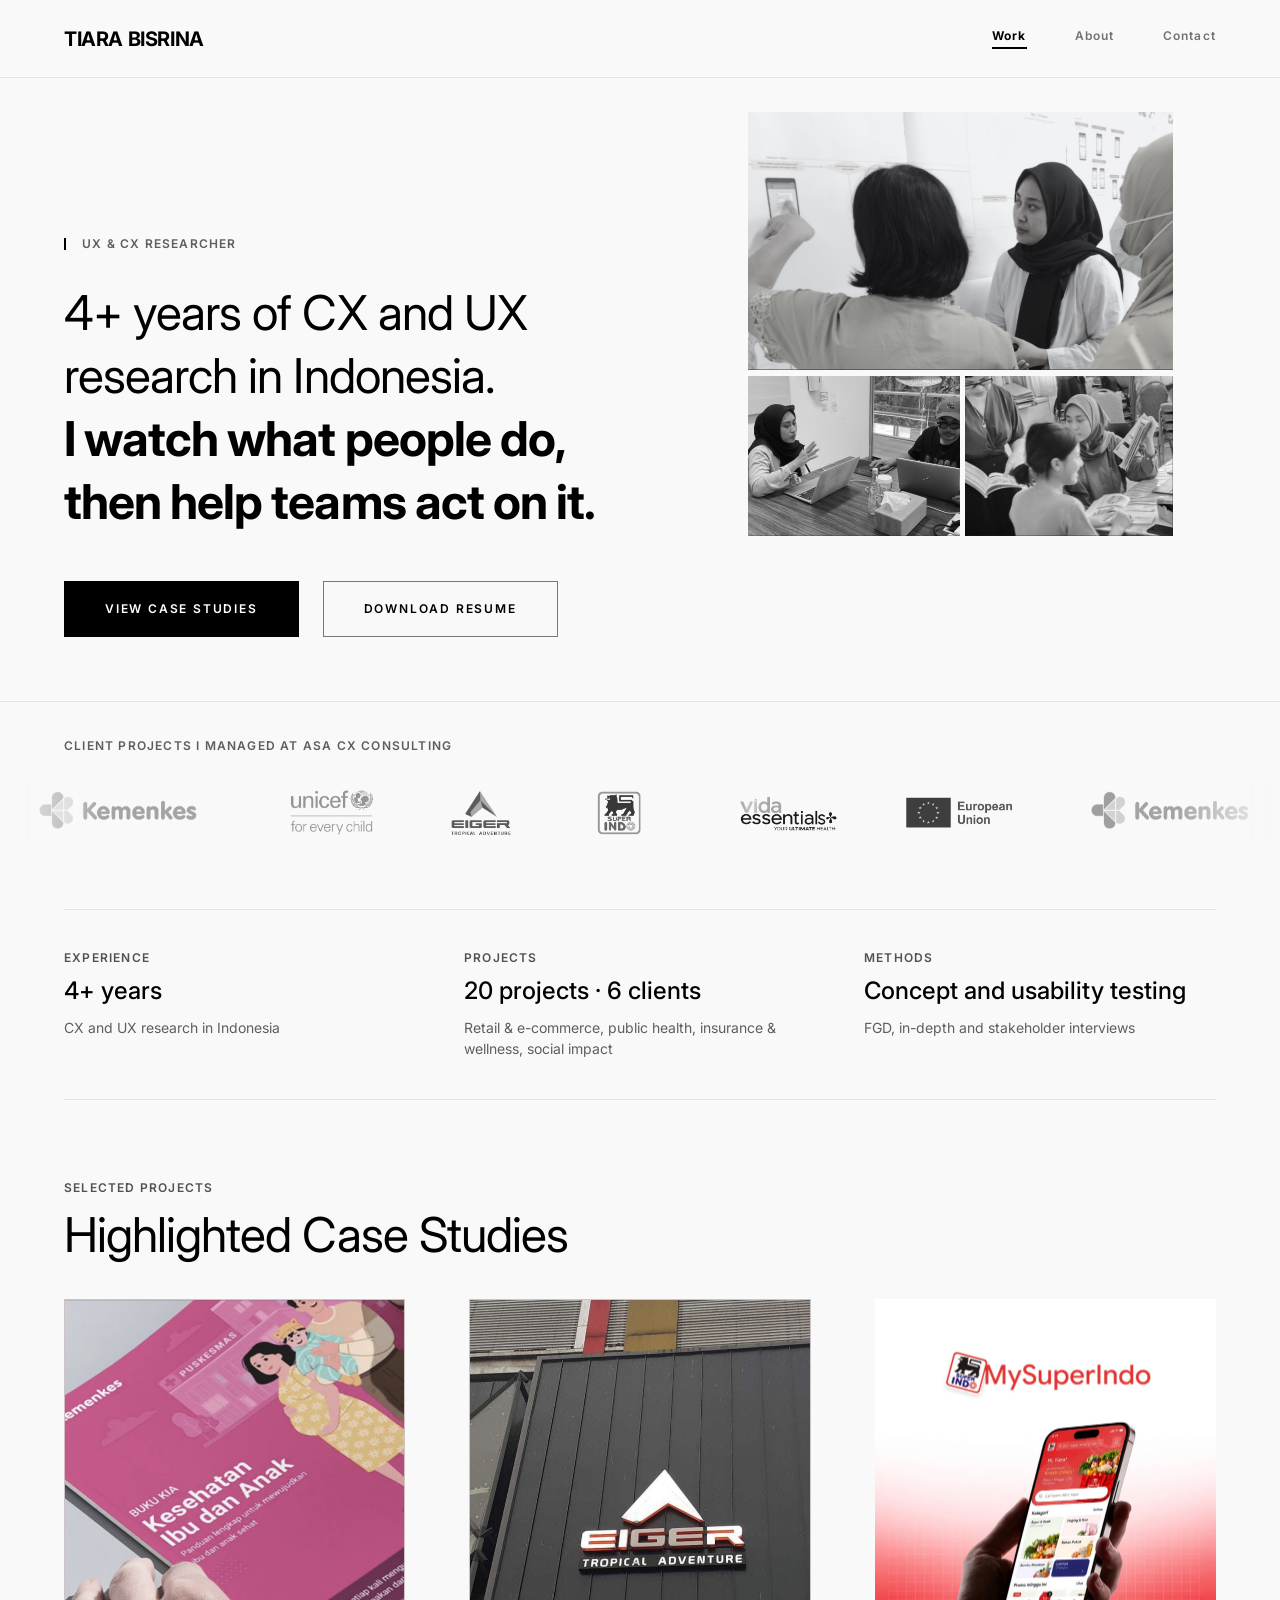
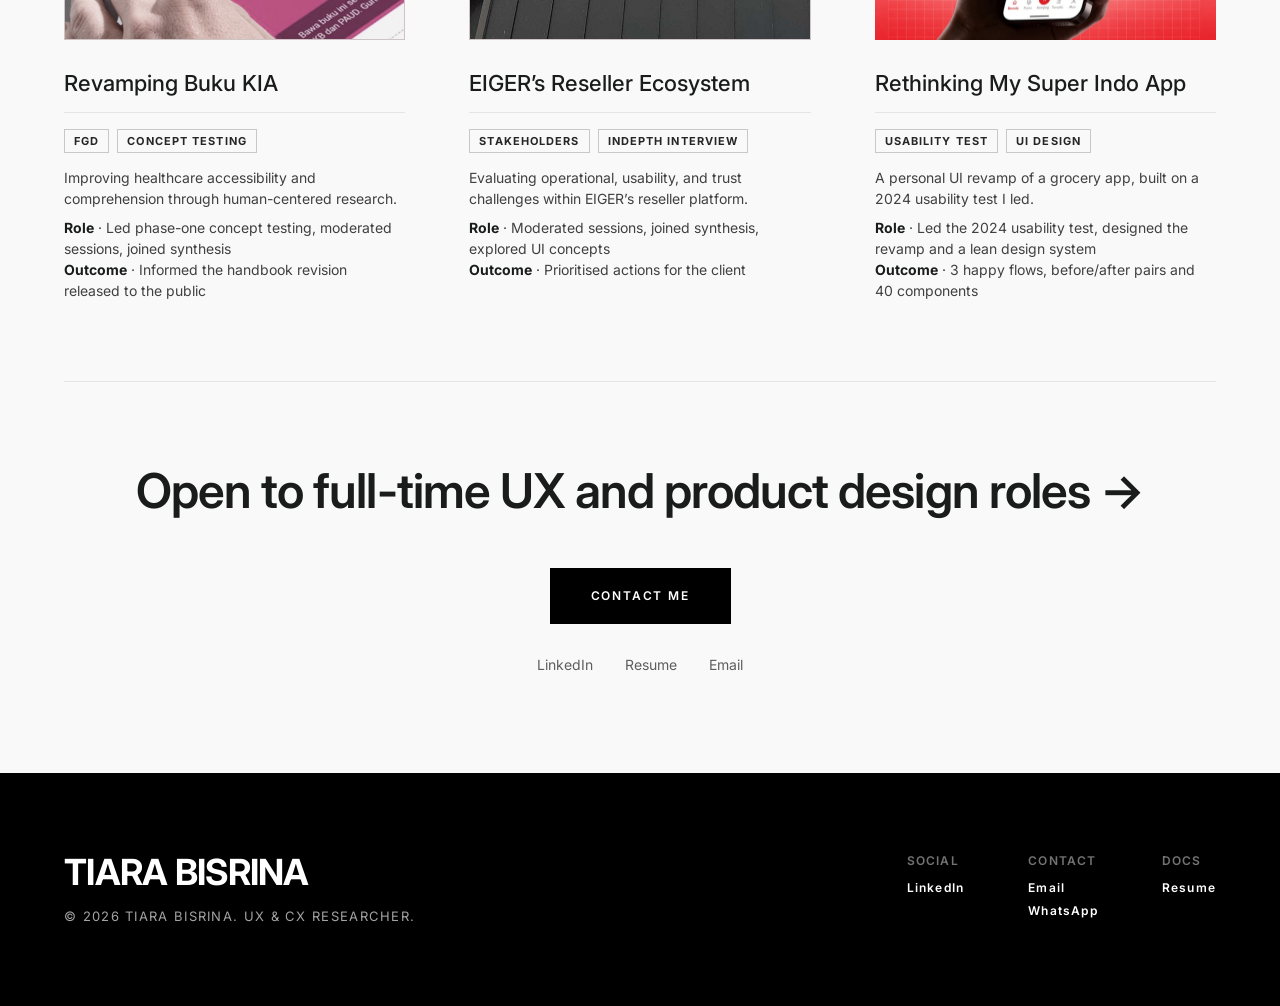
<file: index.html>
<!DOCTYPE html>
<html lang="en">
<head>
  <meta charset="utf-8">
  <meta name="viewport" content="width=device-width, initial-scale=1">
  <title>Tiara Bisrina · UX &amp; CX Researcher</title>
  <meta name="description" content="4+ years of CX and UX research in Indonesia. Selected case studies in public health, retail and e-commerce by Tiara Bisrina.">
  <meta name="robots" content="noindex, nofollow">
  <link rel="preconnect" href="https://fonts.googleapis.com">
  <link rel="preconnect" href="https://fonts.gstatic.com" crossorigin>
  <link href="https://fonts.googleapis.com/css2?family=Inter:ital,wght@0,400;0,500;0,600;0,700;0,800;1,400&family=Plus+Jakarta+Sans:wght@500&family=Space+Grotesk:wght@500;700&display=swap" rel="stylesheet">
  <link rel="stylesheet" href="style.css">
  <link rel="stylesheet" href="landing.css">
  <!-- Privacy-friendly analytics by Plausible -->
  <script async src="https://plausible.ivanrozak.com/js/pa-vOsUN3OeoFx4Ce0rcCAJH.js"></script>
  <script>
    window.plausible=window.plausible||function(){(plausible.q=plausible.q||[]).push(arguments)},plausible.init=plausible.init||function(i){plausible.o=i||{}};
    plausible.init()
  </script>
</head>
<body class="home" id="top">

  <!-- NAV -->
  <header class="nav">
    <div class="nav__inner">
      <a class="nav__brand" href="#top">TIARA BISRINA</a>
      <nav class="nav__links" aria-label="Main">
        <a class="is-active" href="#work" aria-current="page">Work</a>
                <a href="about.html">About</a>
        <a href="#contact">Contact</a>
      </nav>
    </div>
  </header>

  <main>

    <!-- HERO -->
    <section class="h-hero">
      <div class="h-hero__text">
        <p class="h-eyebrow">UX &amp; CX RESEARCHER</p>
        <h1><span class="ln">4+ years of CX and UX</span> <span class="ln">research in Indonesia.</span> <strong><span class="ln">I watch what people do,</span> <span class="ln">then help teams act&nbsp;on&nbsp;it.</span></strong></h1>
        <div class="h-actions">
          <a class="btn btn--solid" href="#work">View case studies</a>
          <a class="btn btn--outline" href="https://drive.google.com/file/d/18wMbAyXeTYvcJ-vYEovOR8DaynE98UBs/view?usp=sharing" target="_blank" rel="noopener">Download resume</a>
        </div>
      </div>
      <div class="h-collage" aria-label="Photos from research sessions">
        <img class="h-collage__a" src="images/home/hero-1.jpg" width="850" height="516" alt="Researcher and participant discussing a mobile screen during a session">
        <img class="h-collage__b" src="images/home/hero-3.jpg" width="424" height="320" alt="Moderator running a one-on-one usability session with a laptop">
        <img class="h-collage__c" src="images/home/hero-2.jpg" width="416" height="320" alt="Group of mothers looking through a printed handbook during a discussion">
      </div>
    </section>

    <!-- CLIENT LOGOS (auto-scrolling) -->
    <section class="h-logos" aria-label="Clients">
      <p class="h-logos__label">CLIENT PROJECTS I MANAGED AT ASA CX CONSULTING</p>
      <div class="marquee">
        <ul class="marquee__track">
          <li><img loading="lazy" src="images/home/logo-kemenkes.png" width="609" height="192" alt="Kemenkes"></li>
          <li><img loading="lazy" src="images/home/logo-unicef.png" width="381" height="228" alt="UNICEF"></li>
          <li><img loading="lazy" src="images/home/logo-eiger.png" width="240" height="240" alt="EIGER"></li>
          <li><img loading="lazy" src="images/home/logo-superindo.png" width="309" height="234" alt="Super Indo"></li>
          <li><img loading="lazy" src="images/home/logo-vida.png" width="498" height="294" alt="VIDA Essentials"></li>
          <li><img loading="lazy" src="images/home/logo-eu.png" width="345" height="201" alt="European Union"></li>
          <!-- the same set again, so the loop has no gap -->
          <li aria-hidden="true"><img loading="lazy" src="images/home/logo-kemenkes.png" width="609" height="192" alt=""></li>
          <li aria-hidden="true"><img loading="lazy" src="images/home/logo-unicef.png" width="381" height="228" alt=""></li>
          <li aria-hidden="true"><img loading="lazy" src="images/home/logo-eiger.png" width="240" height="240" alt=""></li>
          <li aria-hidden="true"><img loading="lazy" src="images/home/logo-superindo.png" width="309" height="234" alt=""></li>
          <li aria-hidden="true"><img loading="lazy" src="images/home/logo-vida.png" width="498" height="294" alt=""></li>
          <li aria-hidden="true"><img loading="lazy" src="images/home/logo-eu.png" width="345" height="201" alt=""></li>
        </ul>
      </div>
    </section>

    <!-- AT A GLANCE -->
    <section class="h-glance" aria-label="At a glance">
      <div class="h-glance__col">
        <p class="h-label">EXPERIENCE</p>
        <p class="h-glance__value">4+ years</p>
        <p class="h-glance__sub">CX and UX research in Indonesia</p>
      </div>
      <div class="h-glance__col">
        <p class="h-label">PROJECTS</p>
        <p class="h-glance__value">20 projects · 6 clients</p>
        <p class="h-glance__sub">Retail &amp; e-commerce, public health, insurance &amp; wellness, social impact</p>
      </div>
      <div class="h-glance__col">
        <p class="h-label">METHODS</p>
        <p class="h-glance__value">Concept and usability testing</p>
        <p class="h-glance__sub">FGD, in-depth and stakeholder interviews</p>
      </div>
    </section>

    <!-- CASE STUDIES -->
    <section class="h-work" id="work">
      <header class="h-work__head">
        <p class="h-label">SELECTED PROJECTS</p>
        <h2>Highlighted Case Studies</h2>
      </header>

      <div class="cases">

        <article class="case">
          <a class="case__link" href="buku-kia.html" aria-label="Revamping Buku KIA, read the case study">
            <div class="case__img"><img loading="lazy" src="images/home/card-kia.jpg" width="682" height="682" alt="Printed Buku KIA maternal and child health handbook"></div>
            <h3>Revamping Buku KIA</h3>
            <hr>
            <ul class="tags"><li>FGD</li><li>Concept testing</li></ul>
            <p class="case__desc">Improving healthcare accessibility and comprehension through human-centered research.</p>
            <p class="case__meta"><b>Role</b> · Led phase-one concept testing, moderated sessions, joined synthesis<br><b>Outcome</b> · Informed the handbook revision released to the public</p>
          </a>
        </article>

        <article class="case">
          <a class="case__link" href="eiger-reseller.html" aria-label="EIGER's Reseller Ecosystem, read the case study">
            <div class="case__img"><img loading="lazy" src="images/home/card-eiger.jpg" width="682" height="682" alt="EIGER Tropical Adventure store sign"></div>
            <h3>EIGER’s Reseller Ecosystem</h3>
            <hr>
            <ul class="tags"><li>Stakeholders</li><li>Indepth interview</li></ul>
            <p class="case__desc">Evaluating operational, usability, and trust challenges within EIGER’s reseller platform.</p>
            <p class="case__meta"><b>Role</b> · Moderated sessions, joined synthesis, explored UI concepts<br><b>Outcome</b> · Prioritised actions for the client</p>
          </a>
        </article>

        <article class="case">
          <a class="case__link" href="my-super-indo.html" aria-label="Rethinking My Super Indo App, read the case study">
            <div class="case__img"><img loading="lazy" src="images/home/card-superindo.jpg" width="682" height="685" alt="Hand holding a phone showing the revamped My Super Indo app"></div>
            <h3>Rethinking My Super Indo App</h3>
            <hr>
            <ul class="tags"><li>Usability test</li><li>UI design</li></ul>
            <p class="case__desc">A personal UI revamp of a grocery app, built on a 2024 usability test I led.</p>
            <p class="case__meta"><b>Role</b> · Led the 2024 usability test, designed the revamp and a lean design system<br><b>Outcome</b> · 3 happy flows, before/after pairs and 40 components</p>
          </a>
        </article>

      </div>
    </section>

    <!-- CTA -->
    <section class="h-cta" id="contact">
      <h2>Open to full-time UX and product design roles <span aria-hidden="true">→</span></h2>
      <a class="btn btn--solid" href="https://wa.me/6281379163839" target="_blank" rel="noopener">Contact me</a>
      <p class="h-cta__links">
        <a href="https://www.linkedin.com/in/tiara-bisrina/" target="_blank" rel="noopener">LinkedIn</a>
        <a href="https://drive.google.com/file/d/18wMbAyXeTYvcJ-vYEovOR8DaynE98UBs/view?usp=sharing" target="_blank" rel="noopener">Resume</a>
        <a href="mailto:tbisfir@gmail.com">Email</a>
      </p>
    </section>

  </main>

  <!-- FOOTER -->
  <footer class="footer">
    <div class="footer__inner">
      <div class="footer__brand">
        <p class="footer__name">TIARA BISRINA</p>
        <p class="footer__copy">© 2026 TIARA BISRINA. UX &amp; CX RESEARCHER.</p>
      </div>
      <div class="footer__cols">
        <div>
          <p class="footer__h">SOCIAL</p>
          <a href="https://www.linkedin.com/in/tiara-bisrina/" target="_blank" rel="noopener">LinkedIn</a>
        </div>
        <div>
          <p class="footer__h">CONTACT</p>
          <a href="mailto:tbisfir@gmail.com">Email</a>
          <a href="https://wa.me/6281379163839" target="_blank" rel="noopener">WhatsApp</a>
        </div>
        <div>
          <p class="footer__h">DOCS</p>
          <a href="https://drive.google.com/file/d/18wMbAyXeTYvcJ-vYEovOR8DaynE98UBs/view?usp=sharing" target="_blank" rel="noopener">Resume</a>
        </div>
      </div>
    </div>
  </footer>

</body>
</html>
</file>
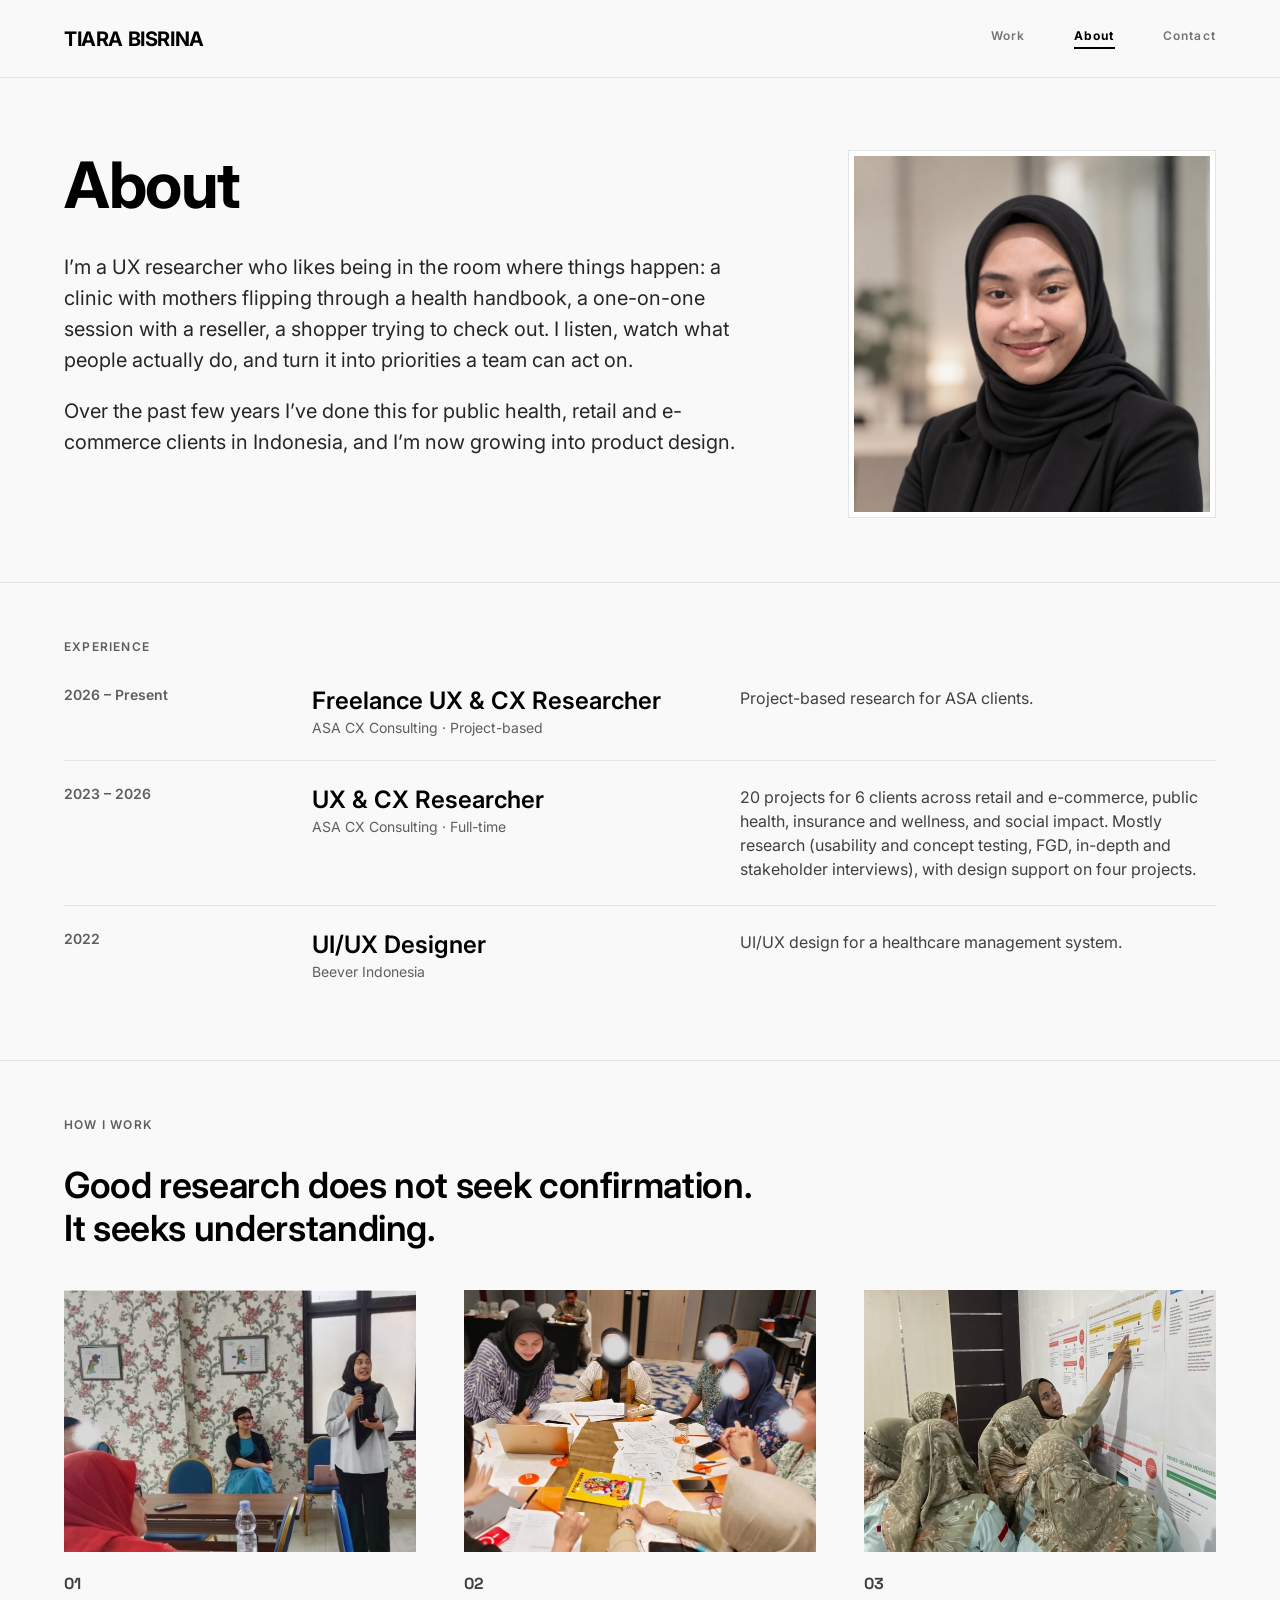
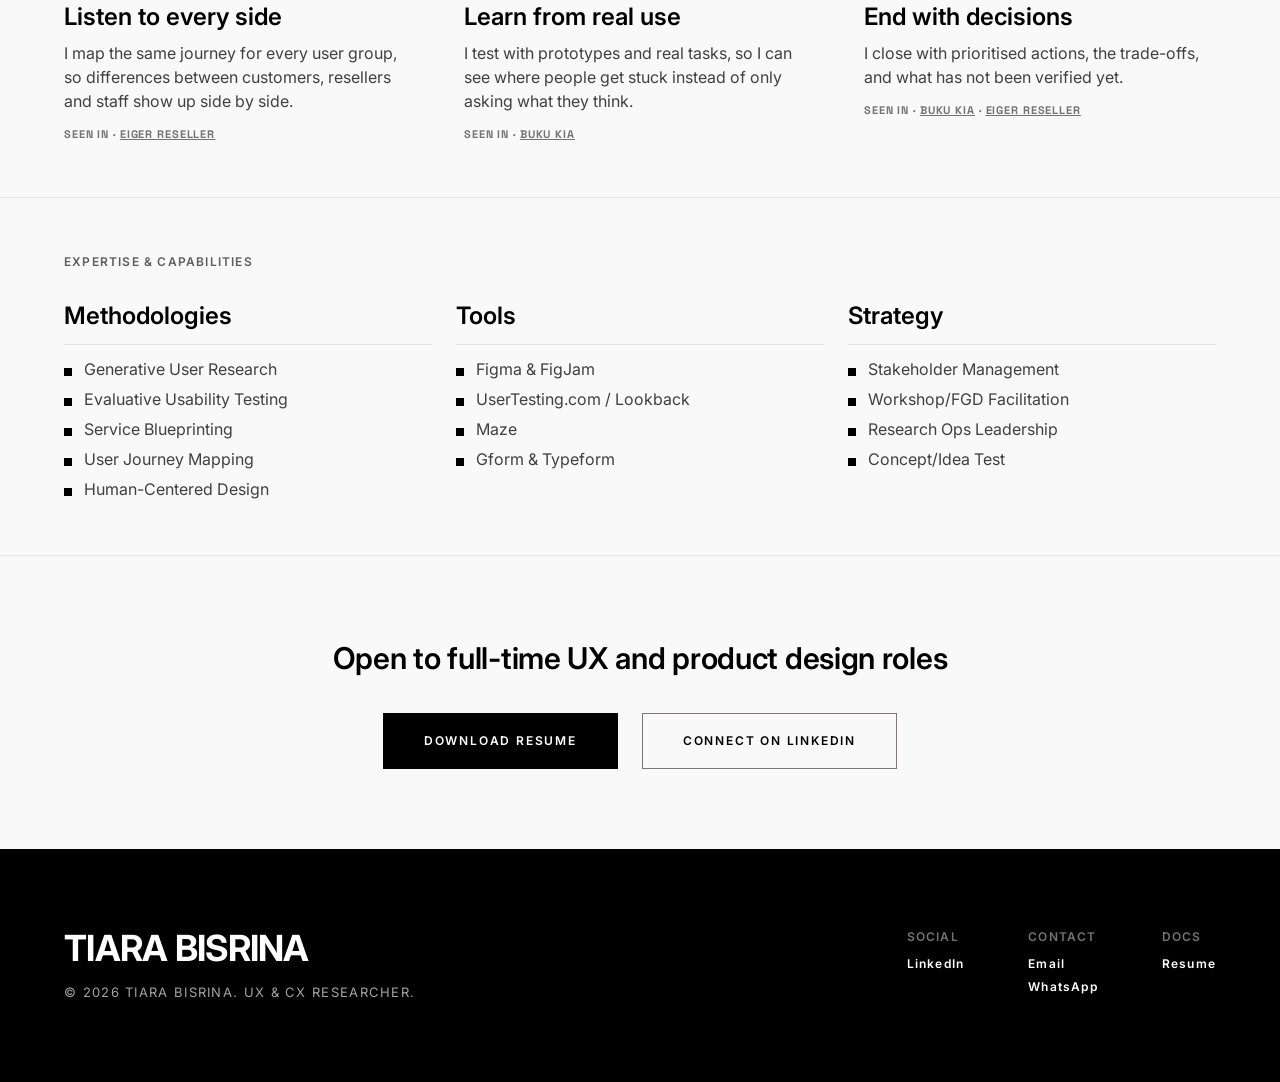
<file: about.html>
<!DOCTYPE html>
<html lang="en">
<head>
  <meta charset="utf-8">
  <meta name="viewport" content="width=device-width, initial-scale=1">
  <title>About · Tiara Bisrina, UX &amp; CX Researcher</title>
  <meta name="description" content="Tiara Bisrina is a UX researcher in Indonesia who watches what people actually do and turns it into priorities a team can act on. Public health, retail and e-commerce.">
  <meta name="robots" content="noindex, nofollow">
  <link rel="preconnect" href="https://fonts.googleapis.com">
  <link rel="preconnect" href="https://fonts.gstatic.com" crossorigin>
  <link href="https://fonts.googleapis.com/css2?family=Inter:ital,wght@0,400;0,500;0,600;0,700;0,800;1,400&family=Plus+Jakarta+Sans:wght@500&family=Space+Grotesk:wght@500;700&display=swap" rel="stylesheet">
  <link rel="stylesheet" href="style.css">
  <link rel="stylesheet" href="landing.css">
  <link rel="stylesheet" href="case.css">
  <!-- Privacy-friendly analytics by Plausible -->
  <script async src="https://plausible.ivanrozak.com/js/pa-vOsUN3OeoFx4Ce0rcCAJH.js"></script>
  <script>
    window.plausible=window.plausible||function(){(plausible.q=plausible.q||[]).push(arguments)},plausible.init=plausible.init||function(i){plausible.o=i||{}};
    plausible.init()
  </script>
</head>
<body class="home" id="top">

  <header class="nav">
    <div class="nav__inner">
      <a class="nav__brand" href="index.html">TIARA BISRINA</a>
      <nav class="nav__links" aria-label="Main">
        <a href="index.html#work">Work</a>
        <a class="is-active" href="about.html" aria-current="page">About</a>
        <a href="#contact">Contact</a>
      </nav>
    </div>
  </header>

  <main>
    <section class="about-hero">
      <div>
        <h1>About</h1>
        <p>I’m a UX researcher who likes being in the room where things happen: a clinic with mothers flipping through a health handbook, a one-on-one session with a reseller, a shopper trying to check out. I listen, watch what people actually do, and turn it into priorities a team can act on.</p>
        <p>Over the past few years I’ve done this for public health, retail and e-commerce clients in Indonesia, and I’m now growing into product design.</p>
      </div>
      <figure class="about-photo"><img loading="lazy" src="images/about/portrait.jpg" width="716" height="716" alt="Portrait of Tiara Bisrina"></figure>
    </section>

    <section class="about-sec" aria-labelledby="exp">
      <h2 class="k" id="exp">EXPERIENCE</h2>
      <div class="role">
        <p class="role__when">2026 – Present</p>
        <div><h3>Freelance UX &amp; CX Researcher</h3><p class="role__org">ASA CX Consulting · Project-based</p></div>
        <p class="role__desc">Project-based research for ASA clients.</p>
      </div>
      <div class="role">
        <p class="role__when">2023 – 2026</p>
        <div><h3>UX &amp; CX Researcher</h3><p class="role__org">ASA CX Consulting · Full-time</p></div>
        <p class="role__desc">20 projects for 6 clients across retail and e-commerce, public health, insurance and wellness, and social impact. Mostly research (usability and concept testing, FGD, in-depth and stakeholder interviews), with design support on four projects.</p>
      </div>
      <div class="role">
        <p class="role__when">2022</p>
        <div><h3>UI/UX Designer</h3><p class="role__org">Beever Indonesia</p></div>
        <p class="role__desc">UI/UX design for a healthcare management system.</p>
      </div>
    </section>

    <section class="about-sec" aria-labelledby="how">
      <h2 class="k" id="how">HOW I WORK</h2>
      <p class="big-quote">Good research does not seek confirmation.<br>It seeks understanding.</p>
      <div class="principles m-scroll">
        <article class="principle">
          <img loading="lazy" src="images/about/principle-1.jpg" width="704" height="523" alt="Research session with a participant; faces of participants are blurred">
          <p class="principle__n">01</p><h3>Listen to every side</h3>
          <p>I map the same journey for every user group, so differences between customers, resellers and staff show up side by side.</p>
          <small>SEEN IN · <a href="eiger-reseller.html">EIGER RESELLER</a></small>
        </article>
        <article class="principle">
          <img loading="lazy" src="images/about/principle-2.jpg" width="704" height="523" alt="Concept test with mothers using printed handbook pages; faces of participants are blurred">
          <p class="principle__n">02</p><h3>Learn from real use</h3>
          <p>I test with prototypes and real tasks, so I can see where people get stuck instead of only asking what they think.</p>
          <small>SEEN IN · <a href="buku-kia.html">BUKU KIA</a></small>
        </article>
        <article class="principle">
          <img loading="lazy" src="images/about/principle-3.jpg" width="704" height="526" alt="Research team reviewing findings together">
          <p class="principle__n">03</p><h3>End with decisions</h3>
          <p>I close with prioritised actions, the trade-offs, and what has not been verified yet.</p>
          <small>SEEN IN · <a href="buku-kia.html">BUKU KIA</a> · <a href="eiger-reseller.html">EIGER RESELLER</a></small>
        </article>
      </div>
    </section>

    <section class="about-sec" aria-labelledby="skills">
      <h2 class="k" id="skills">EXPERTISE &amp; CAPABILITIES</h2>
      <div class="skills m-scroll">
        <div><h3>Methodologies</h3><ul><li>Generative User Research</li><li>Evaluative Usability Testing</li><li>Service Blueprinting</li><li>User Journey Mapping</li><li>Human-Centered Design</li></ul></div>
        <div><h3>Tools</h3><ul><li>Figma &amp; FigJam</li><li>UserTesting.com / Lookback</li><li>Maze</li><li>Gform &amp; Typeform</li></ul></div>
        <div><h3>Strategy</h3><ul><li>Stakeholder Management</li><li>Workshop/FGD Facilitation</li><li>Research Ops Leadership</li><li>Concept/Idea Test</li></ul></div>
      </div>
    </section>

    <section class="about-cta" id="contact">
      <h2>Open to full-time UX and product design roles</h2>
      <div class="h-actions">
        <a class="btn btn--solid" href="https://drive.google.com/file/d/18wMbAyXeTYvcJ-vYEovOR8DaynE98UBs/view?usp=sharing" target="_blank" rel="noopener">Download resume</a>
        <a class="btn btn--outline" href="https://www.linkedin.com/in/tiara-bisrina/" target="_blank" rel="noopener">Connect on LinkedIn</a>
      </div>
    </section>
  </main>

  <footer class="footer">
    <div class="footer__inner">
      <div class="footer__brand">
        <p class="footer__name">TIARA BISRINA</p>
        <p class="footer__copy">© 2026 TIARA BISRINA. UX &amp; CX RESEARCHER.</p>
      </div>
      <div class="footer__cols">
        <div><p class="footer__h">SOCIAL</p><a href="https://www.linkedin.com/in/tiara-bisrina/" target="_blank" rel="noopener">LinkedIn</a></div>
        <div><p class="footer__h">CONTACT</p><a href="mailto:tbisfir@gmail.com">Email</a><a href="https://wa.me/6281379163839" target="_blank" rel="noopener">WhatsApp</a></div>
        <div><p class="footer__h">DOCS</p><a href="https://drive.google.com/file/d/18wMbAyXeTYvcJ-vYEovOR8DaynE98UBs/view?usp=sharing" target="_blank" rel="noopener">Resume</a></div>
      </div>
    </div>
  </footer>
</body>
</html>
</file>
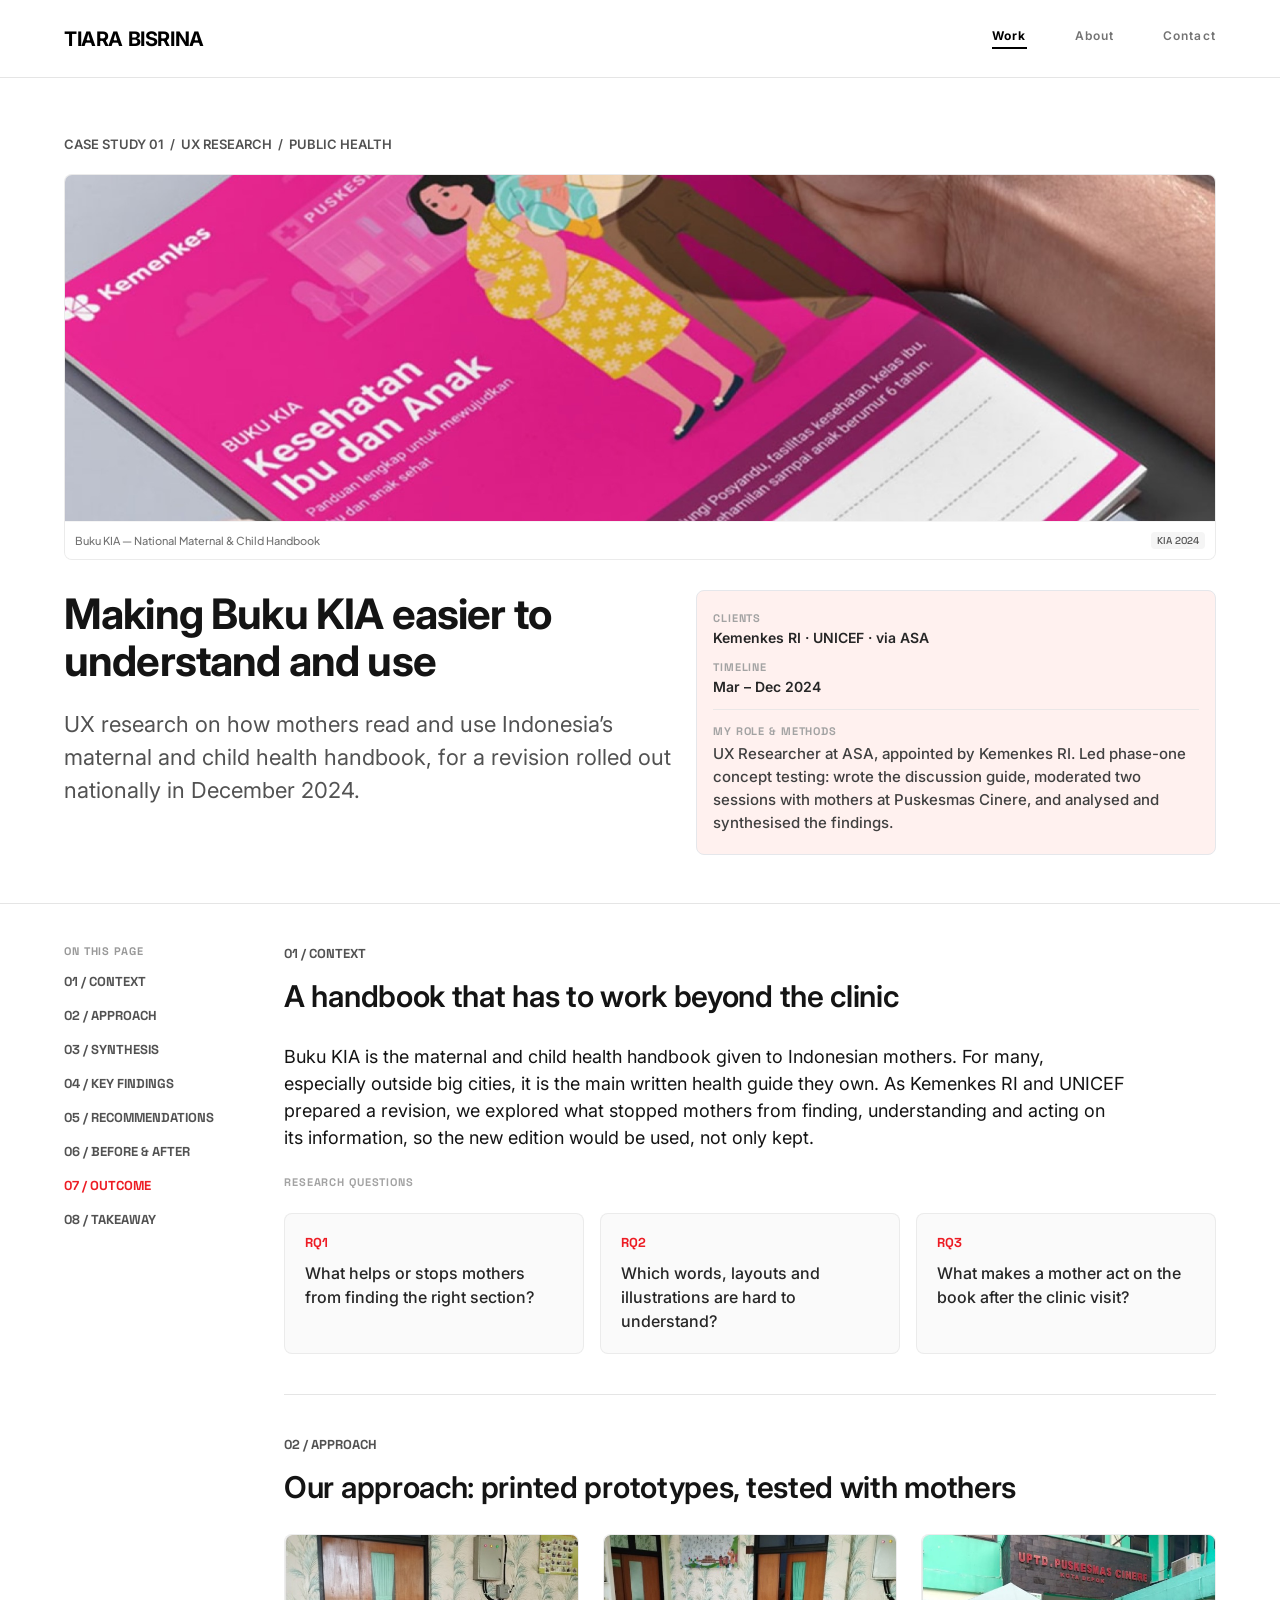
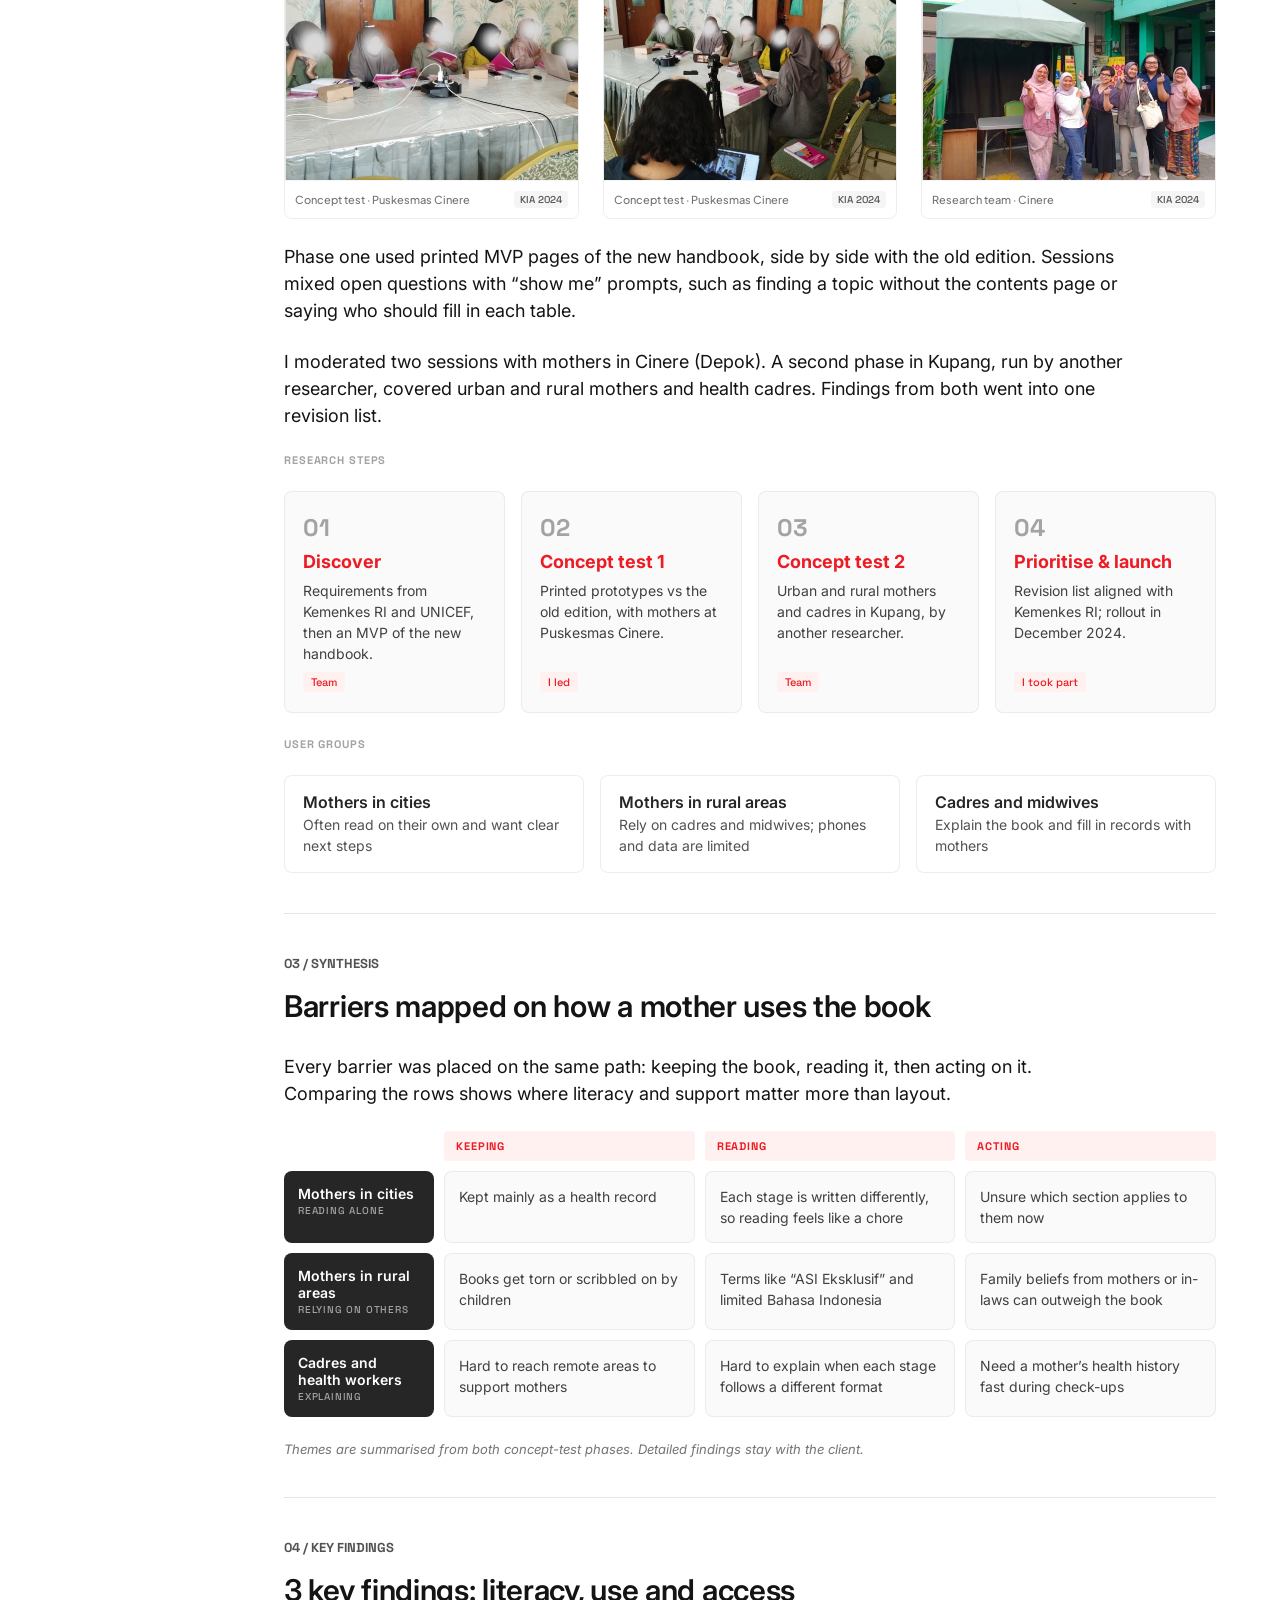
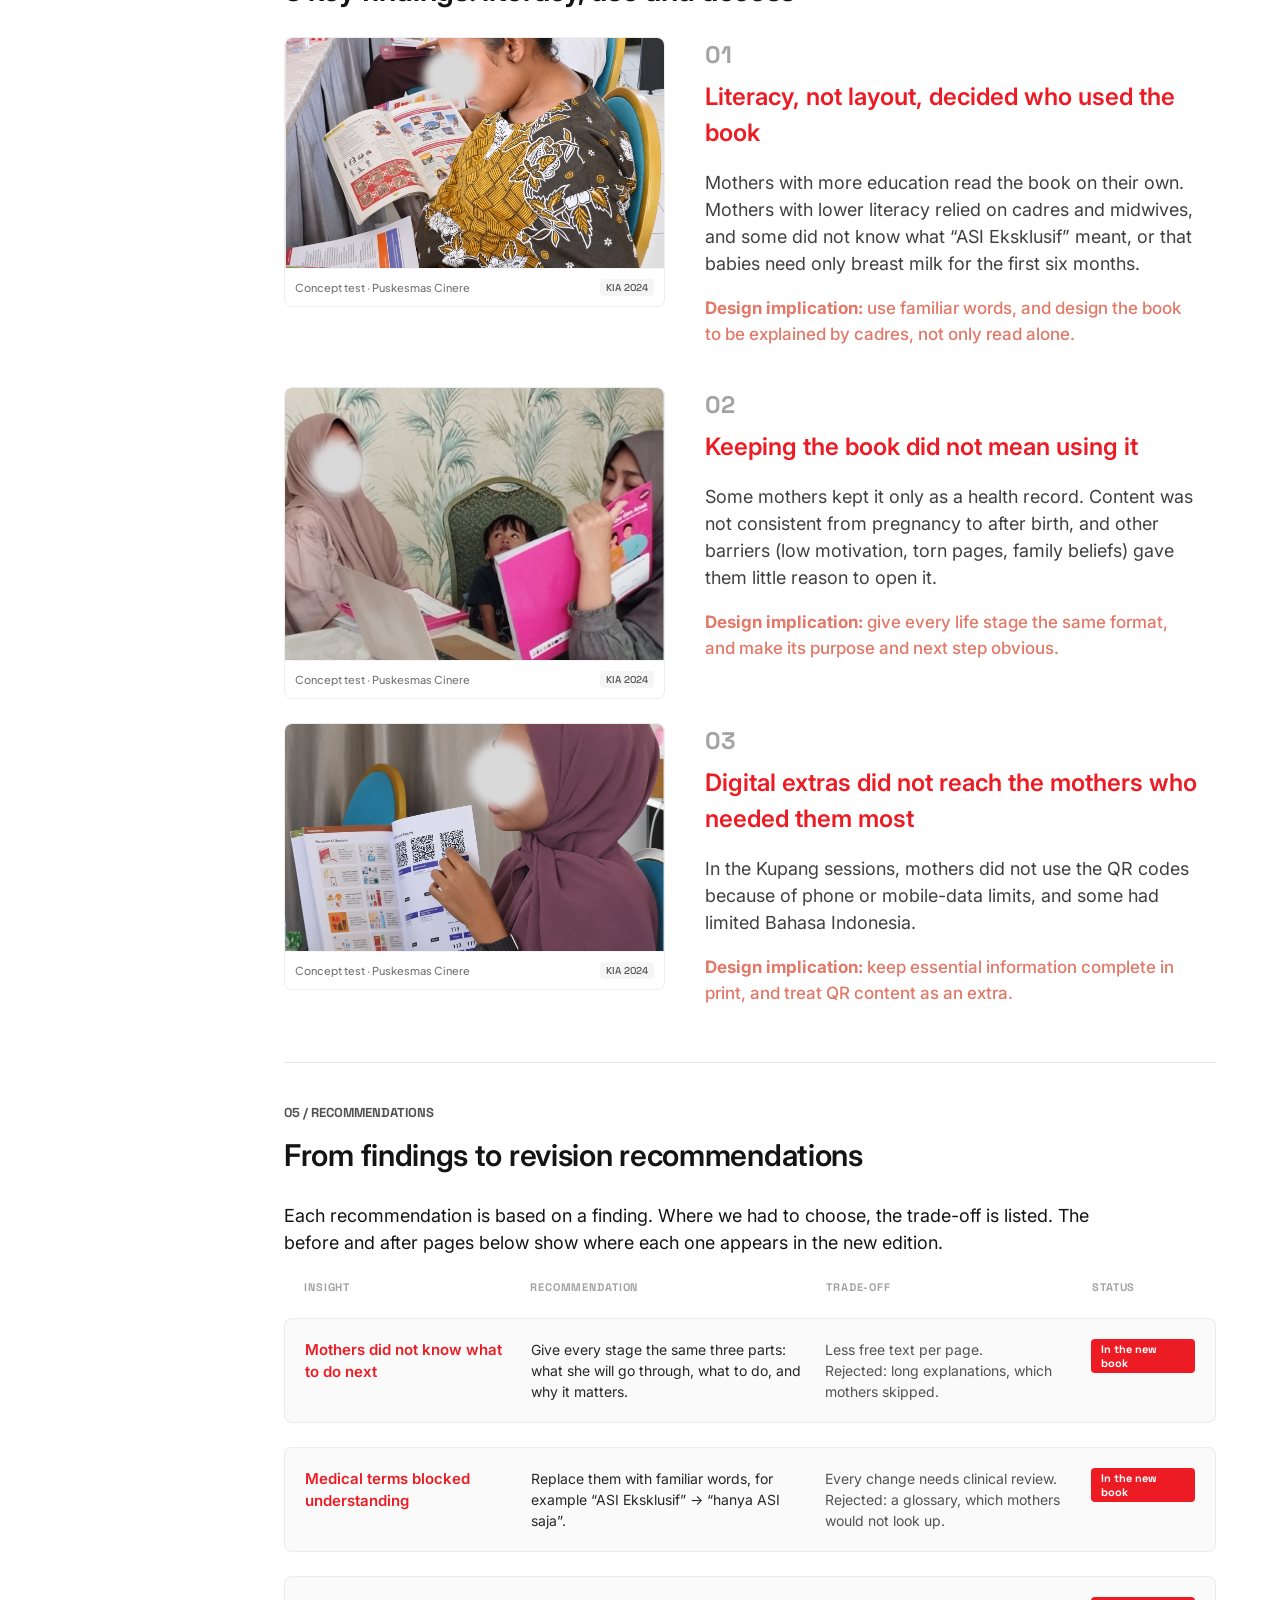
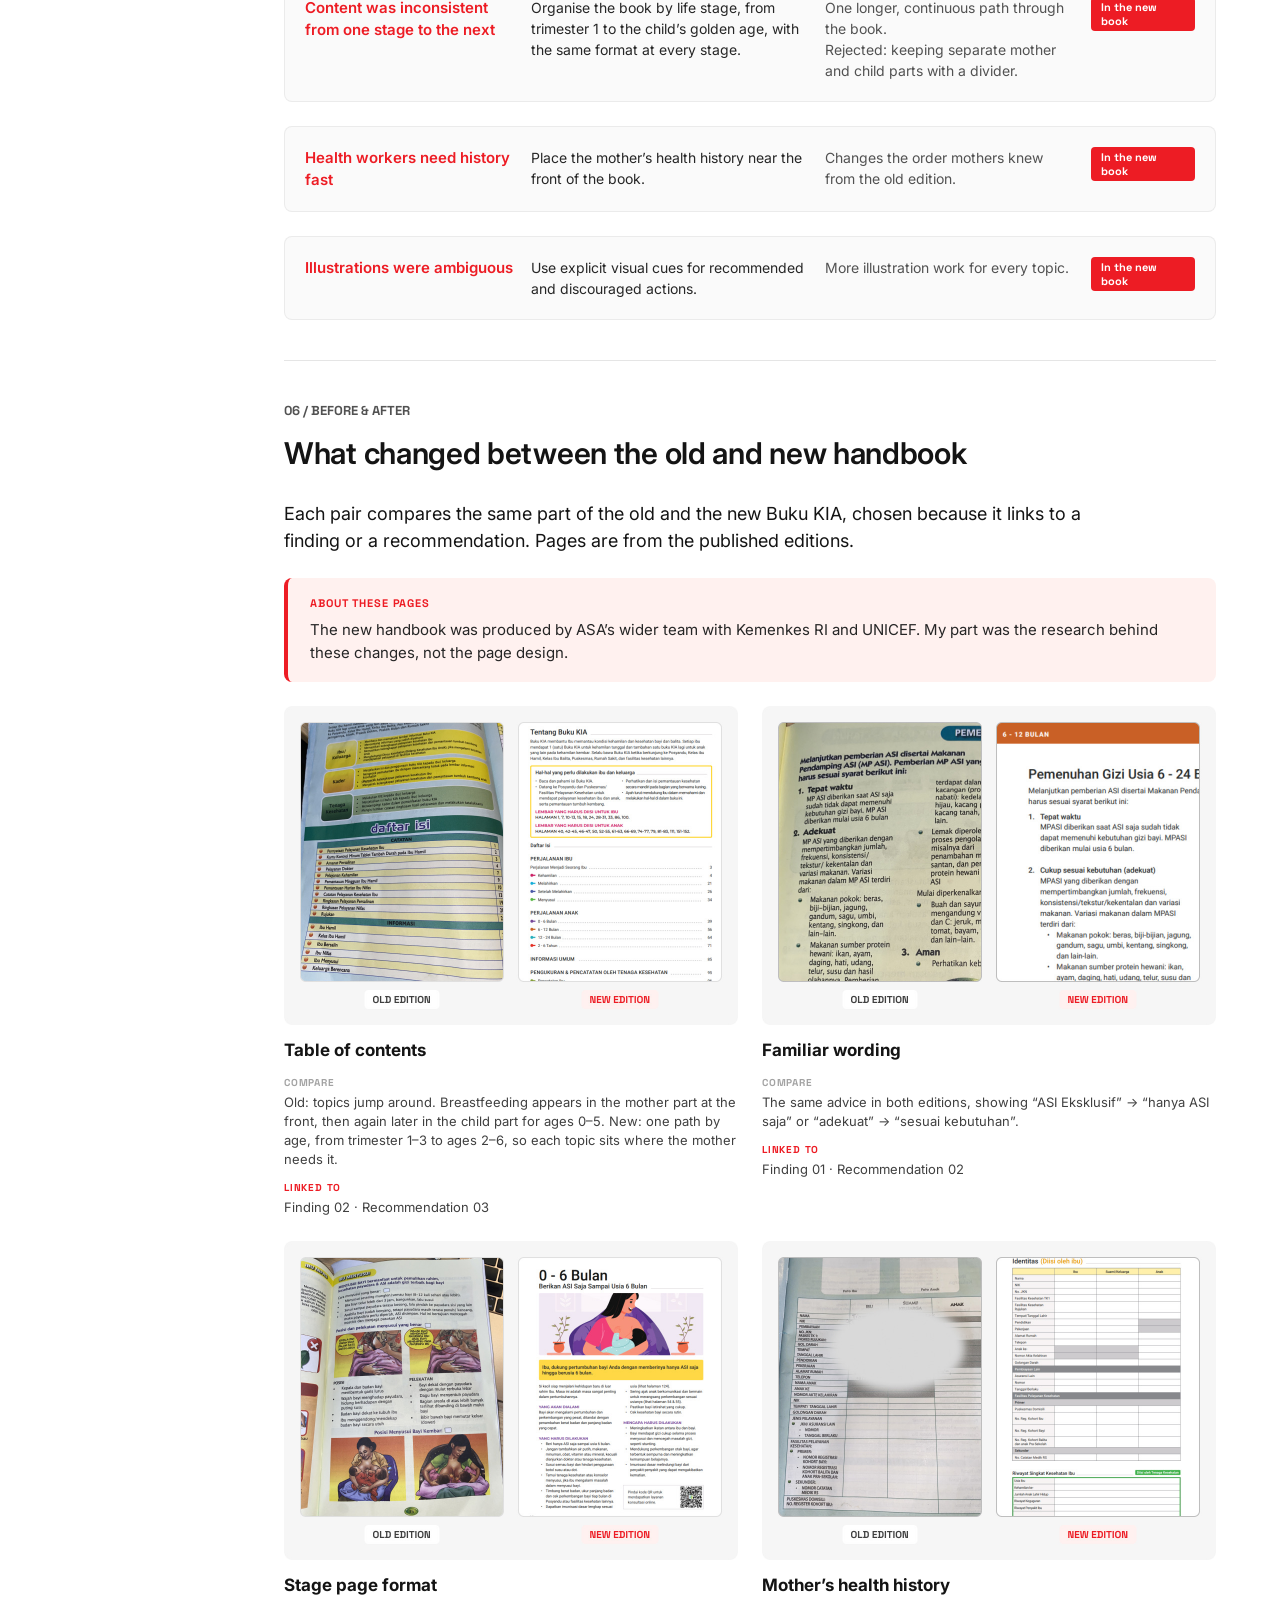
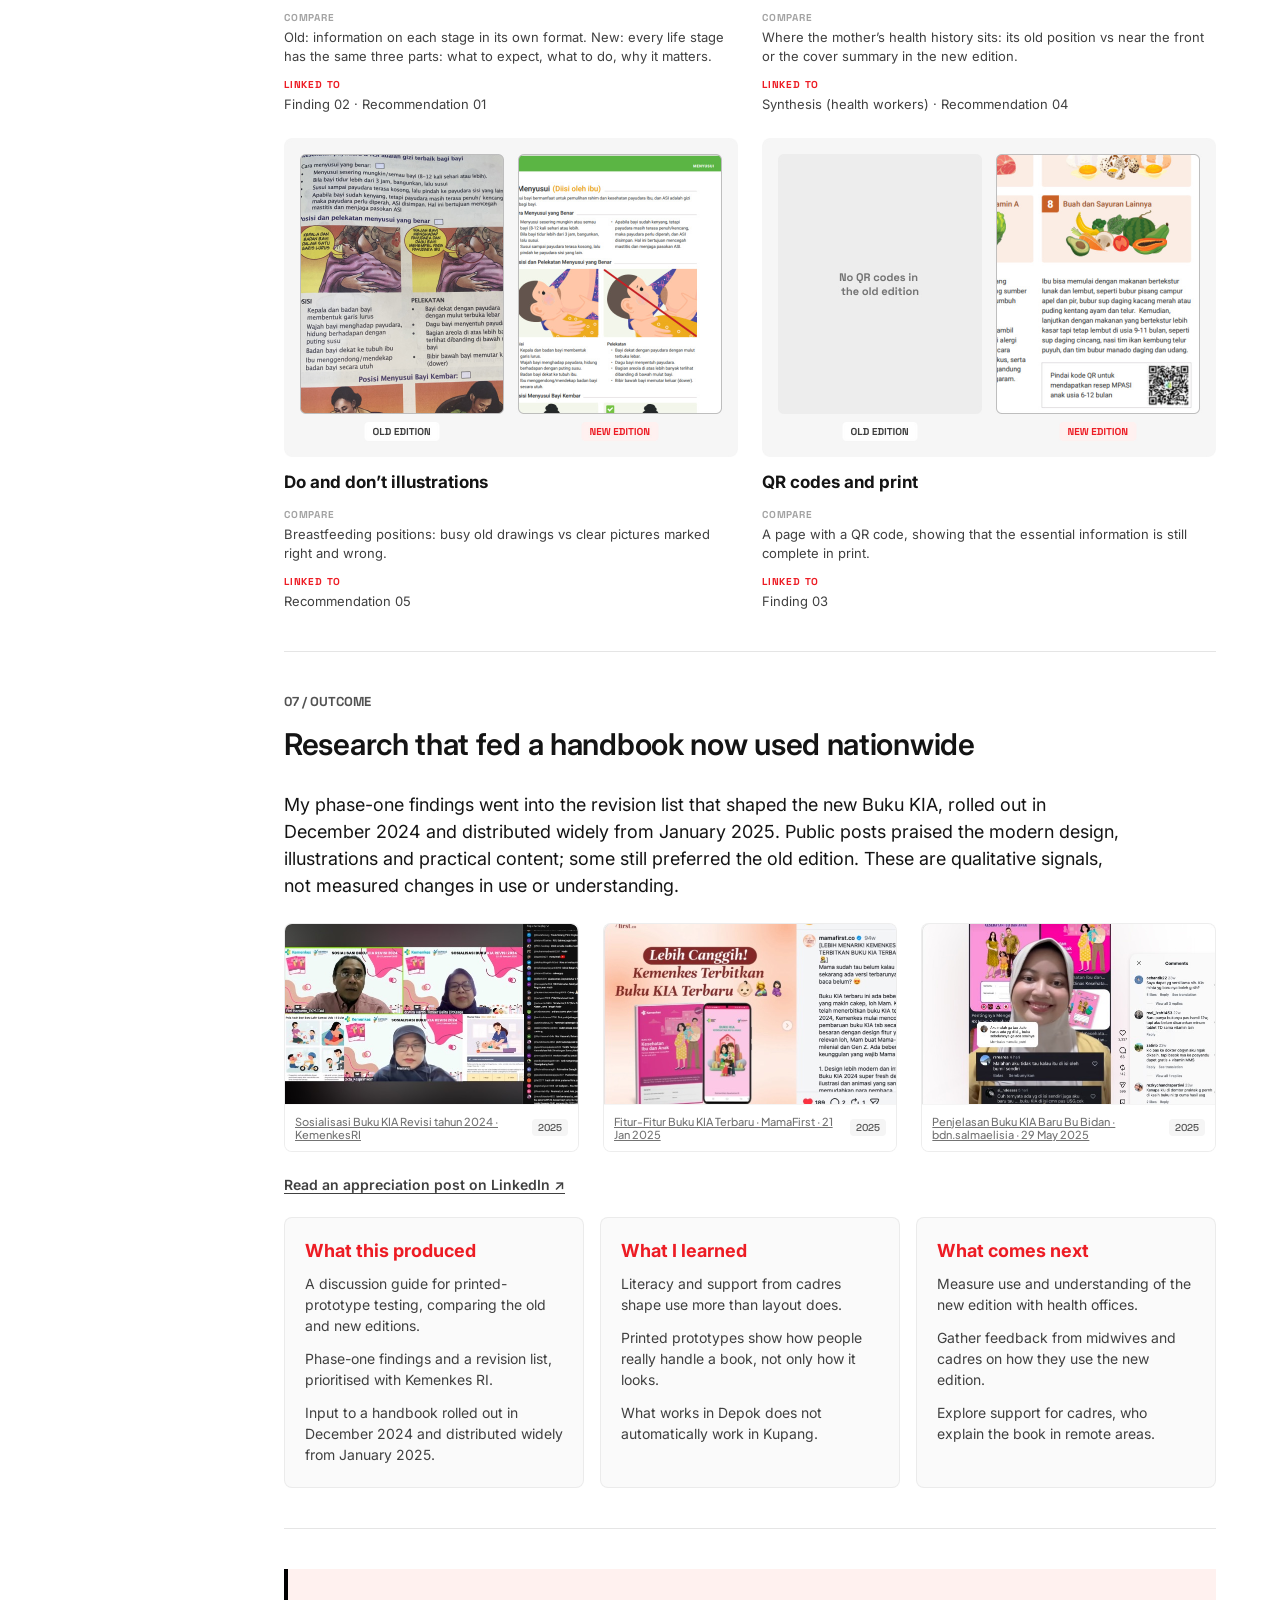
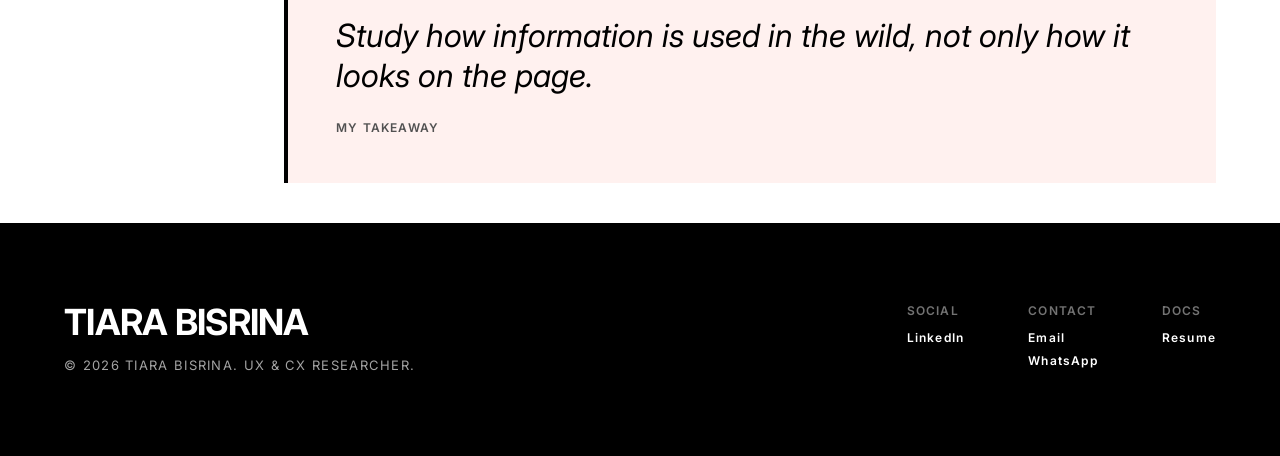
<file: buku-kia.html>
<!DOCTYPE html>
<html lang="en">
<head>
  <meta charset="utf-8">
  <meta name="viewport" content="width=device-width, initial-scale=1">
  <title>Making Buku KIA easier to understand and use · Tiara Bisrina</title>
  <meta name="description" content="UX research case study: how mothers read and use Indonesia’s maternal and child health handbook, for a revision rolled out nationally in December 2024. By Tiara Bisrina.">
  <meta name="robots" content="noindex, nofollow">
  <link rel="preconnect" href="https://fonts.googleapis.com">
  <link rel="preconnect" href="https://fonts.gstatic.com" crossorigin>
  <link href="https://fonts.googleapis.com/css2?family=Inter:ital,wght@0,400;0,500;0,600;0,700;0,800;1,400&family=Plus+Jakarta+Sans:wght@500&family=Space+Grotesk:wght@500;700&display=swap" rel="stylesheet">
  <link rel="stylesheet" href="style.css">
  <link rel="stylesheet" href="case.css">
  <!-- Privacy-friendly analytics by Plausible -->
  <script async src="https://plausible.ivanrozak.com/js/pa-vOsUN3OeoFx4Ce0rcCAJH.js"></script>
  <script>
    window.plausible=window.plausible||function(){(plausible.q=plausible.q||[]).push(arguments)},plausible.init=plausible.init||function(i){plausible.o=i||{}};
    plausible.init()
  </script>
</head>
<body id="top">

  <header class="nav">
    <div class="nav__inner">
      <a class="nav__brand" href="index.html">TIARA BISRINA</a>
      <nav class="nav__links" aria-label="Main">
        <a class="is-active" href="index.html#work" aria-current="page">Work</a>
        <a href="about.html">About</a>
        <a href="#contact">Contact</a>
      </nav>
    </div>
  </header>

  <details class="jump">
    <summary>ON THIS PAGE <span class="jump__current">01 / Context</span></summary>
    <ol>
      <li><a href="#context">01 / Context</a></li>
      <li><a href="#approach">02 / Approach</a></li>
      <li><a href="#synthesis">03 / Synthesis</a></li>
      <li><a href="#findings">04 / Key findings</a></li>
      <li><a href="#recommendations">05 / Recommendations</a></li>
      <li><a href="#before-after">06 / Before &amp; after</a></li>
      <li><a href="#outcome">07 / Outcome</a></li>
      <li><a href="#takeaway">08 / Takeaway</a></li>
    </ol>
  </details>

  <main>

    <!-- HERO -->
    <section class="hero hero--wide">
      <p class="hero__crumb">CASE STUDY 01 &nbsp;/&nbsp; UX RESEARCH &nbsp;/&nbsp; PUBLIC HEALTH</p>
      <figure class="card hero__visual">
        <img src="images/kia/hero.jpg" width="2000" height="601" alt="The new Buku KIA, the maternal and child health handbook">
        <figcaption class="cap"><span>Buku KIA — National Maternal &amp; Child Handbook</span><b class="chip-grey">KIA 2024</b></figcaption>
      </figure>
      <div class="hero__grid">
        <div class="hero__text">
          <h1>Making Buku KIA easier to understand and use</h1>
          <p class="hero__sub">UX research on how mothers read and use Indonesia’s maternal and child health handbook, for a revision rolled out nationally in December 2024.</p>
        </div>
        <dl class="facts">
          <div class="facts__row"><dt>CLIENTS</dt><dd>Kemenkes RI · UNICEF · via ASA</dd></div>
          <div class="facts__row"><dt>TIMELINE</dt><dd>Mar – Dec 2024</dd></div>
          <div class="facts__row facts__row--role"><dt>MY ROLE &amp; METHODS</dt><dd class="facts__role">UX Researcher at ASA, appointed by Kemenkes RI. Led phase-one concept testing: wrote the discussion guide, moderated two sessions with mothers at Puskesmas Cinere, and analysed and synthesised the findings.</dd></div>
        </dl>
      </div>
    </section>

    <div class="cs">
      <aside class="toc" aria-label="On this page">
        <p class="toc__label">ON THIS PAGE</p>
        <ol>
          <li><a href="#context">01 / Context</a></li>
          <li><a href="#approach">02 / Approach</a></li>
          <li><a href="#synthesis">03 / Synthesis</a></li>
          <li><a href="#findings">04 / Key findings</a></li>
          <li><a href="#recommendations">05 / Recommendations</a></li>
          <li><a href="#before-after">06 / Before &amp; after</a></li>
          <li><a href="#outcome">07 / Outcome</a></li>
          <li><a href="#takeaway">08 / Takeaway</a></li>
        </ol>
      </aside>

      <div class="cs__main">

        <!-- 01 CONTEXT -->
        <section class="sec" id="context">
          <div class="sec__body">
            <div><p class="eyebrow">01 / Context</p><h2>A handbook that has to work beyond the clinic</h2></div>
            <p class="lead">Buku KIA is the maternal and child health handbook given to Indonesian mothers. For many, especially outside big cities, it is the main written health guide they own. As Kemenkes RI and UNICEF prepared a revision, we explored what stopped mothers from finding, understanding and acting on its information, so the new edition would be used, not only kept.</p>
            <p class="mini-label">RESEARCH QUESTIONS</p>
            <div class="grid grid--3 m-scroll">
              <div class="card card--pad"><span class="rq">RQ1</span><p class="rq__text">What helps or stops mothers from finding the right section?</p></div>
              <div class="card card--pad"><span class="rq">RQ2</span><p class="rq__text">Which words, layouts and illustrations are hard to understand?</p></div>
              <div class="card card--pad"><span class="rq">RQ3</span><p class="rq__text">What makes a mother act on the book after the clinic visit?</p></div>
            </div>
          </div>
        </section>

        <!-- 02 APPROACH -->
        <section class="sec" id="approach">
          <div class="sec__body">
            <div><p class="eyebrow">02 / Approach</p><h2>Our approach: printed prototypes, tested with mothers</h2></div>
            <div class="photos m-scroll">
              <figure class="card photo"><img loading="lazy" src="images/kia/approach-1.jpg" width="584" height="488" alt="Concept test with mothers around a table at Puskesmas Cinere; participants' faces are blurred"><figcaption class="cap"><span>Concept test · Puskesmas Cinere</span><b class="chip-grey">KIA 2024</b></figcaption></figure>
              <figure class="card photo"><img loading="lazy" src="images/kia/approach-2.jpg" width="584" height="488" alt="Mothers reviewing printed handbook pages during a session; faces are blurred"><figcaption class="cap"><span>Concept test · Puskesmas Cinere</span><b class="chip-grey">KIA 2024</b></figcaption></figure>
              <figure class="card photo"><img loading="lazy" src="images/kia/approach-3.jpg" width="584" height="488" alt="Research team outside Puskesmas Cinere"><figcaption class="cap"><span>Research team · Cinere</span><b class="chip-grey">KIA 2024</b></figcaption></figure>
            </div>
            <p class="lead">Phase one used printed MVP pages of the new handbook, side by side with the old edition. Sessions mixed open questions with “show me” prompts, such as finding a topic without the contents page or saying who should fill in each table.</p>
            <p class="lead">I moderated two sessions with mothers in Cinere (Depok). A second phase in Kupang, run by another researcher, covered urban and rural mothers and health cadres. Findings from both went into one revision list.</p>
            <p class="mini-label">RESEARCH STEPS</p>
            <div class="grid grid--4 m-scroll">
              <div class="card card--pad step"><span class="step__n">01</span><h3>Discover</h3><p>Requirements from Kemenkes RI and UNICEF, then an MVP of the new handbook.</p><span class="chip-accent">Team</span></div>
              <div class="card card--pad step"><span class="step__n">02</span><h3>Concept test 1</h3><p>Printed prototypes vs the old edition, with mothers at Puskesmas Cinere.</p><span class="chip-accent">I led</span></div>
              <div class="card card--pad step"><span class="step__n">03</span><h3>Concept test 2</h3><p>Urban and rural mothers and cadres in Kupang, by another researcher.</p><span class="chip-accent">Team</span></div>
              <div class="card card--pad step"><span class="step__n">04</span><h3>Prioritise &amp; launch</h3><p>Revision list aligned with Kemenkes RI; rollout in December 2024.</p><span class="chip-accent">I took part</span></div>
            </div>
            <p class="mini-label">USER GROUPS</p>
            <div class="grid grid--3 m-scroll">
              <div class="card card--pad card--white group"><h3>Mothers in cities</h3><p>Often read on their own and want clear next steps</p></div>
              <div class="card card--pad card--white group"><h3>Mothers in rural areas</h3><p>Rely on cadres and midwives; phones and data are limited</p></div>
              <div class="card card--pad card--white group"><h3>Cadres and midwives</h3><p>Explain the book and fill in records with mothers</p></div>
            </div>
          </div>
        </section>

        <!-- 03 SYNTHESIS -->
        <section class="sec" id="synthesis">
          <div class="sec__body">
            <div><p class="eyebrow">03 / Synthesis</p><h2>Barriers mapped on how a mother uses the book</h2></div>
            <p class="lead">Every barrier was placed on the same path: keeping the book, reading it, then acting on it. Comparing the rows shows where literacy and support matter more than layout.</p>
            <div class="matrix m-scroll" role="table" aria-label="Barriers by user group and how the book is used">
              <div class="matrix__head" role="row" aria-hidden="true"><span></span><span class="phase">KEEPING</span><span class="phase">READING</span><span class="phase">ACTING</span></div>
              <div class="matrix__row" role="row">
                <div class="lane" role="rowheader"><b>Mothers in cities</b><small>READING ALONE</small></div>
                <div class="theme" role="cell"><i class="theme__phase">KEEPING</i>Kept mainly as a health record</div>
                <div class="theme" role="cell"><i class="theme__phase">READING</i>Each stage is written differently, so reading feels like a chore</div>
                <div class="theme" role="cell"><i class="theme__phase">ACTING</i>Unsure which section applies to them now</div>
              </div>
              <div class="matrix__row" role="row">
                <div class="lane" role="rowheader"><b>Mothers in rural areas</b><small>RELYING ON OTHERS</small></div>
                <div class="theme" role="cell"><i class="theme__phase">KEEPING</i>Books get torn or scribbled on by children</div>
                <div class="theme" role="cell"><i class="theme__phase">READING</i>Terms like “ASI Eksklusif” and limited Bahasa Indonesia</div>
                <div class="theme" role="cell"><i class="theme__phase">ACTING</i>Family beliefs from mothers or in-laws can outweigh the book</div>
              </div>
              <div class="matrix__row" role="row">
                <div class="lane" role="rowheader"><b>Cadres and health workers</b><small>EXPLAINING</small></div>
                <div class="theme" role="cell"><i class="theme__phase">KEEPING</i>Hard to reach remote areas to support mothers</div>
                <div class="theme" role="cell"><i class="theme__phase">READING</i>Hard to explain when each stage follows a different format</div>
                <div class="theme" role="cell"><i class="theme__phase">ACTING</i>Need a mother’s health history fast during check-ups</div>
              </div>
            </div>
            <p class="note-italic">Themes are summarised from both concept-test phases. Detailed findings stay with the client.</p>
          </div>
        </section>

        <!-- 04 KEY FINDINGS -->
        <section class="sec" id="findings">
          <div class="sec__body">
            <div><p class="eyebrow">04 / Key findings</p><h2>3 key findings: literacy, use and access</h2></div>
            <div class="findings findings--wide m-scroll">
              <article class="finding">
                <figure class="card finding__img"><img loading="lazy" src="images/kia/finding-1.jpg" width="757" height="459" alt="A mother reading the printed handbook during a concept test"><figcaption class="cap"><span>Concept test · Puskesmas Cinere</span><b class="chip-grey">KIA 2024</b></figcaption></figure>
                <div class="finding__text">
                  <h3><span class="finding__n">01</span><span>Literacy, not layout, decided who used the book</span></h3>
                  <p>Mothers with more education read the book on their own. Mothers with lower literacy relied on cadres and midwives, and some did not know what “ASI Eksklusif” meant, or that babies need only breast milk for the first six months.</p>
                  <p class="implication"><b>Design implication:</b> use familiar words, and design the book to be explained by cadres, not only read alone.</p>
                </div>
              </article>
              <article class="finding">
                <figure class="card finding__img"><img loading="lazy" src="images/kia/finding-2.jpg" width="757" height="543" alt="Mothers with the handbook and a child during a session"><figcaption class="cap"><span>Concept test · Puskesmas Cinere</span><b class="chip-grey">KIA 2024</b></figcaption></figure>
                <div class="finding__text">
                  <h3><span class="finding__n">02</span><span>Keeping the book did not mean using it</span></h3>
                  <p>Some mothers kept it only as a health record. Content was not consistent from pregnancy to after birth, and other barriers (low motivation, torn pages, family beliefs) gave them little reason to open it.</p>
                  <p class="implication"><b>Design implication:</b> give every life stage the same format, and make its purpose and next step obvious.</p>
                </div>
              </article>
              <article class="finding">
                <figure class="card finding__img"><img loading="lazy" src="images/kia/finding-3.jpg" width="757" height="453" alt="A mother holding a handbook page with a QR code"><figcaption class="cap"><span>Concept test · Puskesmas Cinere</span><b class="chip-grey">KIA 2024</b></figcaption></figure>
                <div class="finding__text">
                  <h3><span class="finding__n">03</span><span>Digital extras did not reach the mothers who needed them most</span></h3>
                  <p>In the Kupang sessions, mothers did not use the QR codes because of phone or mobile-data limits, and some had limited Bahasa Indonesia.</p>
                  <p class="implication"><b>Design implication:</b> keep essential information complete in print, and treat QR content as an extra.</p>
                </div>
              </article>
            </div>
          </div>
        </section>

        <!-- 05 RECOMMENDATIONS -->
        <section class="sec" id="recommendations">
          <div class="sec__body">
            <div><p class="eyebrow">05 / Recommendations</p><h2>From findings to revision recommendations</h2></div>
            <p class="lead">Each recommendation is based on a finding. Where we had to choose, the trade-off is listed. The before and after pages below show where each one appears in the new edition.</p>
            <div class="dec__head dec__head--wide" aria-hidden="true"><span>INSIGHT</span><span>RECOMMENDATION</span><span>TRADE-OFF</span><span>STATUS</span></div>
            <div class="dec dec--wide m-scroll">
              <div class="dec__row"><i class="dec__num">RECOMMENDATION 1</i><p class="dec__insight">Mothers did not know what to do next</p><p class="dec__cell"><i class="mlabel">RECOMMENDATION</i>Give every stage the same three parts: what she will go through, what to do, and why it matters.</p><p class="dec__cell dec__cell--soft"><i class="mlabel">TRADE-OFF</i>Less free text per page.<br>Rejected: long explanations, which mothers skipped.</p><div class="dec__prio"><i class="mlabel">STATUS</i><b class="prio prio--in">In the new book</b></div></div>
              <div class="dec__row"><i class="dec__num">RECOMMENDATION 2</i><p class="dec__insight">Medical terms blocked understanding</p><p class="dec__cell"><i class="mlabel">RECOMMENDATION</i>Replace them with familiar words, for example “ASI Eksklusif” → “hanya ASI saja”.</p><p class="dec__cell dec__cell--soft"><i class="mlabel">TRADE-OFF</i>Every change needs clinical review.<br>Rejected: a glossary, which mothers would not look up.</p><div class="dec__prio"><i class="mlabel">STATUS</i><b class="prio prio--in">In the new book</b></div></div>
              <div class="dec__row"><i class="dec__num">RECOMMENDATION 3</i><p class="dec__insight">Content was inconsistent from one stage to the next</p><p class="dec__cell"><i class="mlabel">RECOMMENDATION</i>Organise the book by life stage, from trimester 1 to the child’s golden age, with the same format at every stage.</p><p class="dec__cell dec__cell--soft"><i class="mlabel">TRADE-OFF</i>One longer, continuous path through the book.<br>Rejected: keeping separate mother and child parts with a divider.</p><div class="dec__prio"><i class="mlabel">STATUS</i><b class="prio prio--in">In the new book</b></div></div>
              <div class="dec__row"><i class="dec__num">RECOMMENDATION 4</i><p class="dec__insight">Health workers need history fast</p><p class="dec__cell"><i class="mlabel">RECOMMENDATION</i>Place the mother’s health history near the front of the book.</p><p class="dec__cell dec__cell--soft"><i class="mlabel">TRADE-OFF</i>Changes the order mothers knew from the old edition.</p><div class="dec__prio"><i class="mlabel">STATUS</i><b class="prio prio--in">In the new book</b></div></div>
              <div class="dec__row"><i class="dec__num">RECOMMENDATION 5</i><p class="dec__insight">Illustrations were ambiguous</p><p class="dec__cell"><i class="mlabel">RECOMMENDATION</i>Use explicit visual cues for recommended and discouraged actions.</p><p class="dec__cell dec__cell--soft"><i class="mlabel">TRADE-OFF</i>More illustration work for every topic.</p><div class="dec__prio"><i class="mlabel">STATUS</i><b class="prio prio--in">In the new book</b></div></div>
            </div>
          </div>
        </section>

        <!-- 06 BEFORE & AFTER -->
        <section class="sec" id="before-after">
          <div class="sec__body">
            <div><p class="eyebrow">06 / Before &amp; after</p><h2>What changed between the old and new handbook</h2></div>
            <p class="lead">Each pair compares the same part of the old and the new Buku KIA, chosen because it links to a finding or a recommendation. Pages are from the published editions.</p>
            <div class="callout">
              <p class="callout__label">ABOUT THESE PAGES</p>
              <p>The new handbook was produced by ASA’s wider team with Kemenkes RI and UNICEF. My part was the research behind these changes, not the page design.</p>
            </div>
            <div class="pairs pairs--plain m-scroll">
              <article class="pair"><div class="pair__stage"><img loading="lazy" src="images/kia/ba-1.jpg" width="908" height="638" alt="Old and new table of contents of Buku KIA"></div><h4>Table of contents</h4><dl><dt>COMPARE</dt><dd>Old: topics jump around. Breastfeeding appears in the mother part at the front, then again later in the child part for ages 0–5. New: one path by age, from trimester 1–3 to ages 2–6, so each topic sits where the mother needs it.</dd><dt class="linked">LINKED TO</dt><dd>Finding 02 · Recommendation 03</dd></dl></article>
              <article class="pair"><div class="pair__stage"><img loading="lazy" src="images/kia/ba-2.jpg" width="908" height="638" alt="Old and new pages on complementary feeding with simpler wording"></div><h4>Familiar wording</h4><dl><dt>COMPARE</dt><dd>The same advice in both editions, showing “ASI Eksklusif” → “hanya ASI saja” or “adekuat” → “sesuai kebutuhan”.</dd><dt class="linked">LINKED TO</dt><dd>Finding 01 · Recommendation 02</dd></dl></article>
              <article class="pair"><div class="pair__stage"><img loading="lazy" src="images/kia/ba-3.jpg" width="908" height="638" alt="Old breastfeeding page and new 0–6 months page with three fixed parts"></div><h4>Stage page format</h4><dl><dt>COMPARE</dt><dd>Old: information on each stage in its own format. New: every life stage has the same three parts: what to expect, what to do, why it matters.</dd><dt class="linked">LINKED TO</dt><dd>Finding 02 · Recommendation 01</dd></dl></article>
              <article class="pair"><div class="pair__stage"><img loading="lazy" src="images/kia/ba-4.jpg" width="908" height="638" alt="Old and new mother's health history pages"></div><h4>Mother’s health history</h4><dl><dt>COMPARE</dt><dd>Where the mother’s health history sits: its old position vs near the front or the cover summary in the new edition.</dd><dt class="linked">LINKED TO</dt><dd>Synthesis (health workers) · Recommendation 04</dd></dl></article>
              <article class="pair"><div class="pair__stage"><img loading="lazy" src="images/kia/ba-5.jpg" width="908" height="638" alt="Old breastfeeding position drawings and new pictures marked right and wrong"></div><h4>Do and don’t illustrations</h4><dl><dt>COMPARE</dt><dd>Breastfeeding positions: busy old drawings vs clear pictures marked right and wrong.</dd><dt class="linked">LINKED TO</dt><dd>Recommendation 05</dd></dl></article>
              <article class="pair"><div class="pair__stage"><img loading="lazy" src="images/kia/ba-6.jpg" width="908" height="638" alt="New edition page with a QR code; the old edition had no QR codes"></div><h4>QR codes and print</h4><dl><dt>COMPARE</dt><dd>A page with a QR code, showing that the essential information is still complete in print.</dd><dt class="linked">LINKED TO</dt><dd>Finding 03</dd></dl></article>
            </div>
          </div>
        </section>

        <!-- 07 OUTCOME -->
        <section class="sec" id="outcome">
          <div class="sec__body">
            <div><p class="eyebrow">07 / Outcome</p><h2>Research that fed a handbook now used nationwide</h2></div>
            <p class="lead">My phase-one findings went into the revision list that shaped the new Buku KIA, rolled out in December 2024 and distributed widely from January 2025. Public posts praised the modern design, illustrations and practical content; some still preferred the old edition. These are qualitative signals, not measured changes in use or understanding.</p>
            <div class="evidence m-scroll">
              <figure class="card imgcard"><img loading="lazy" src="images/kia/evidence-1.jpg" width="584" height="359" alt="Screenshot of the official Kemenkes socialisation session for the revised Buku KIA"><figcaption class="cap"><span><a href="https://www.youtube.com/watch?v=Jem5WB_4MYQ" target="_blank" rel="noopener">Sosialisasi Buku KIA Revisi tahun 2024 · KemenkesRI</a></span><b class="chip-grey">2025</b></figcaption></figure>
              <figure class="card imgcard"><img loading="lazy" src="images/kia/evidence-2.jpg" width="584" height="359" alt="Instagram post about the new features of Buku KIA"><figcaption class="cap"><span><a href="https://www.instagram.com/p/DFFBcMMyOae/" target="_blank" rel="noopener">Fitur-Fitur Buku KIA Terbaru · MamaFirst · 21 Jan 2025</a></span><b class="chip-grey">2025</b></figcaption></figure>
              <figure class="card imgcard"><img loading="lazy" src="images/kia/evidence-3.jpg" width="584" height="359" alt="Instagram reel of a midwife explaining the new Buku KIA"><figcaption class="cap"><span><a href="https://www.instagram.com/reels/DY87E4txGoy/" target="_blank" rel="noopener">Penjelasan Buku KIA Baru Bu Bidan · bdn.salmaelisia · 29 May 2025</a></span><b class="chip-grey">2025</b></figcaption></figure>
            </div>
            <p class="more-link"><a href="https://lnkd.in/p/ge95HK7F" target="_blank" rel="noopener">Read an appreciation post on LinkedIn ↗</a></p>
            <div class="grid grid--3 m-scroll">
              <div class="card outcome"><h3>What this produced</h3><p>A discussion guide for printed-prototype testing, comparing the old and new editions.</p><p>Phase-one findings and a revision list, prioritised with Kemenkes RI.</p><p>Input to a handbook rolled out in December 2024 and distributed widely from January 2025.</p></div>
              <div class="card outcome"><h3>What I learned</h3><p>Literacy and support from cadres shape use more than layout does.</p><p>Printed prototypes show how people really handle a book, not only how it looks.</p><p>What works in Depok does not automatically work in Kupang.</p></div>
              <div class="card outcome"><h3>What comes next</h3><p>Measure use and understanding of the new edition with health offices.</p><p>Gather feedback from midwives and cadres on how they use the new edition.</p><p>Explore support for cadres, who explain the book in remote areas.</p></div>
            </div>
          </div>
        </section>

        <!-- 08 TAKEAWAY -->
        <section class="sec" id="takeaway">
          <blockquote class="quote">
            <p>Study how information is used in the wild, not only how it looks on the page.</p>
            <footer>MY TAKEAWAY</footer>
          </blockquote>
        </section>

      </div>
    </div>
  </main>

  <footer class="footer" id="contact">
    <div class="footer__inner">
      <div class="footer__brand">
        <p class="footer__name">TIARA BISRINA</p>
        <p class="footer__copy">© 2026 TIARA BISRINA. UX &amp; CX RESEARCHER.</p>
      </div>
      <div class="footer__cols">
        <div><p class="footer__h">SOCIAL</p><a href="https://www.linkedin.com/in/tiara-bisrina/" target="_blank" rel="noopener">LinkedIn</a></div>
        <div><p class="footer__h">CONTACT</p><a href="mailto:tbisfir@gmail.com">Email</a><a href="https://wa.me/6281379163839" target="_blank" rel="noopener">WhatsApp</a></div>
        <div><p class="footer__h">DOCS</p><a href="https://drive.google.com/file/d/18wMbAyXeTYvcJ-vYEovOR8DaynE98UBs/view?usp=sharing" target="_blank" rel="noopener">Resume</a></div>
      </div>
    </div>
  </footer>

  <script src="site.js" defer></script>
</body>
</html>
</file>
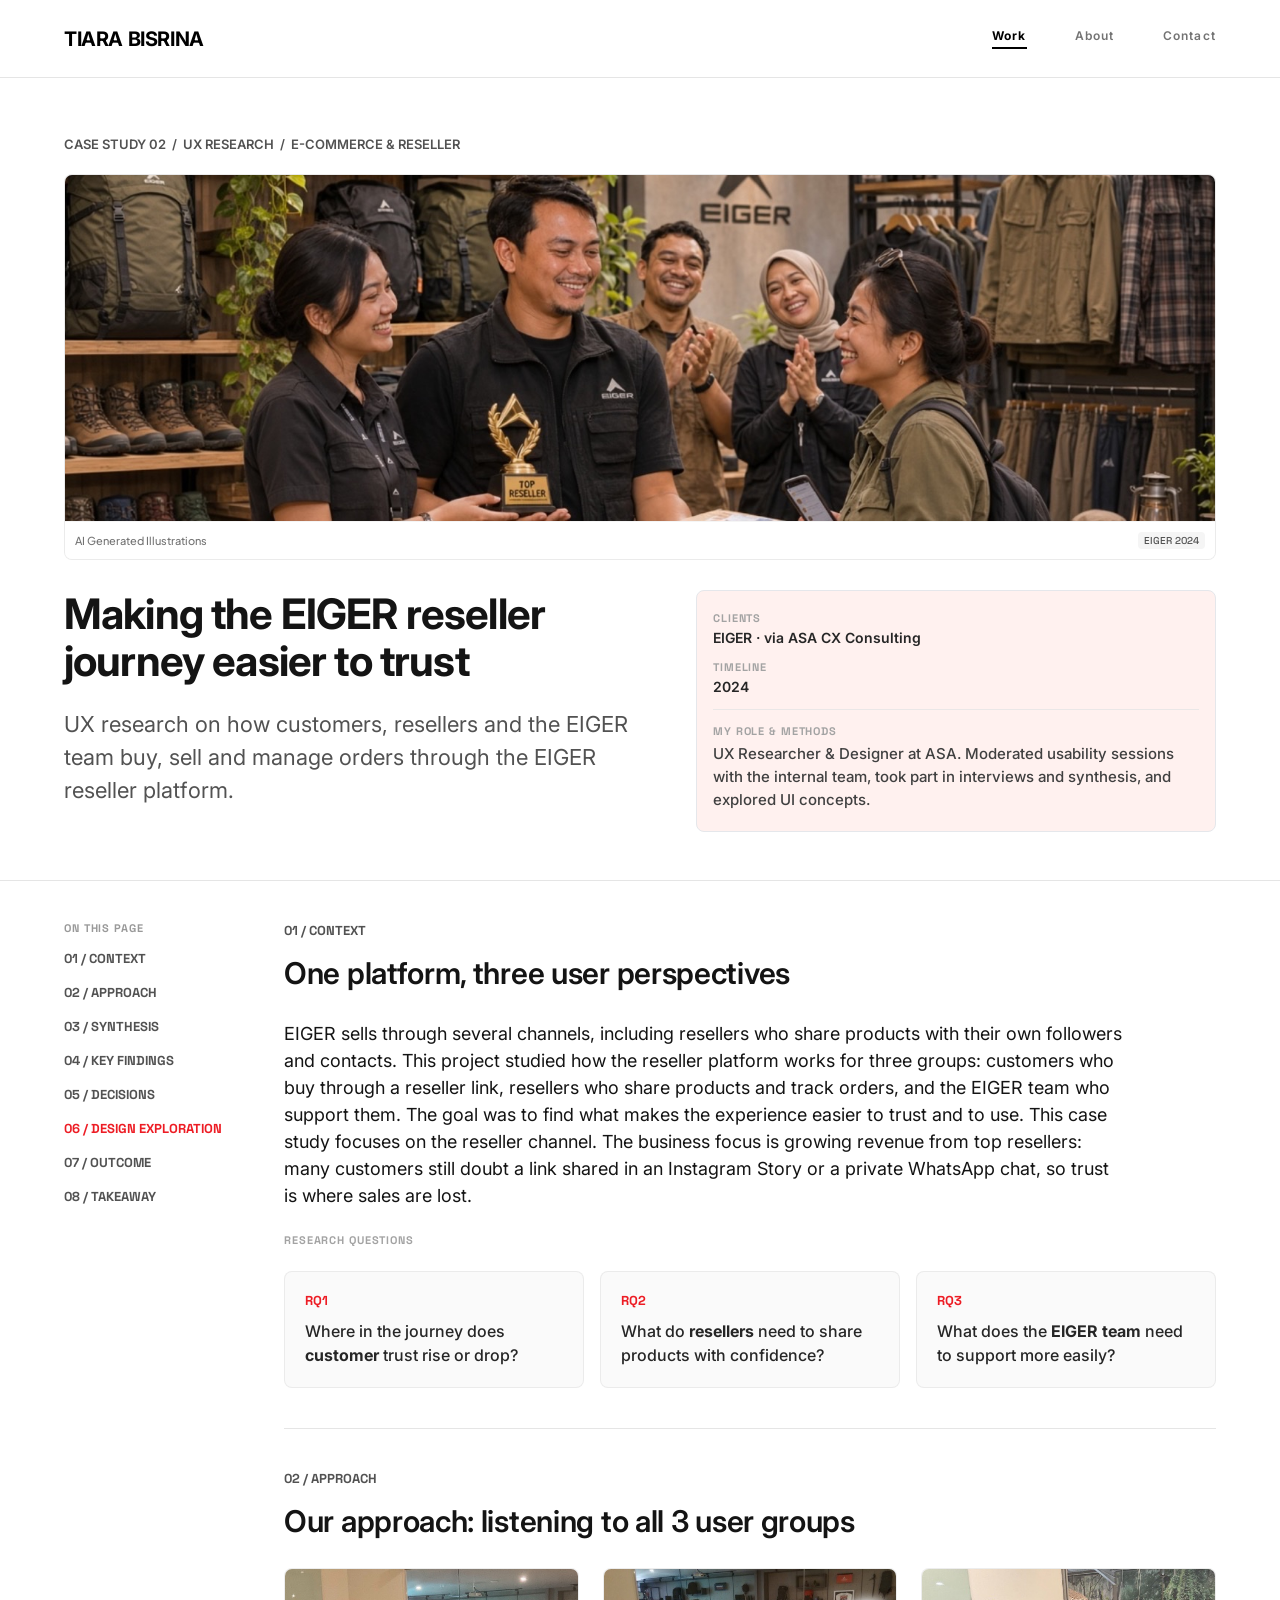
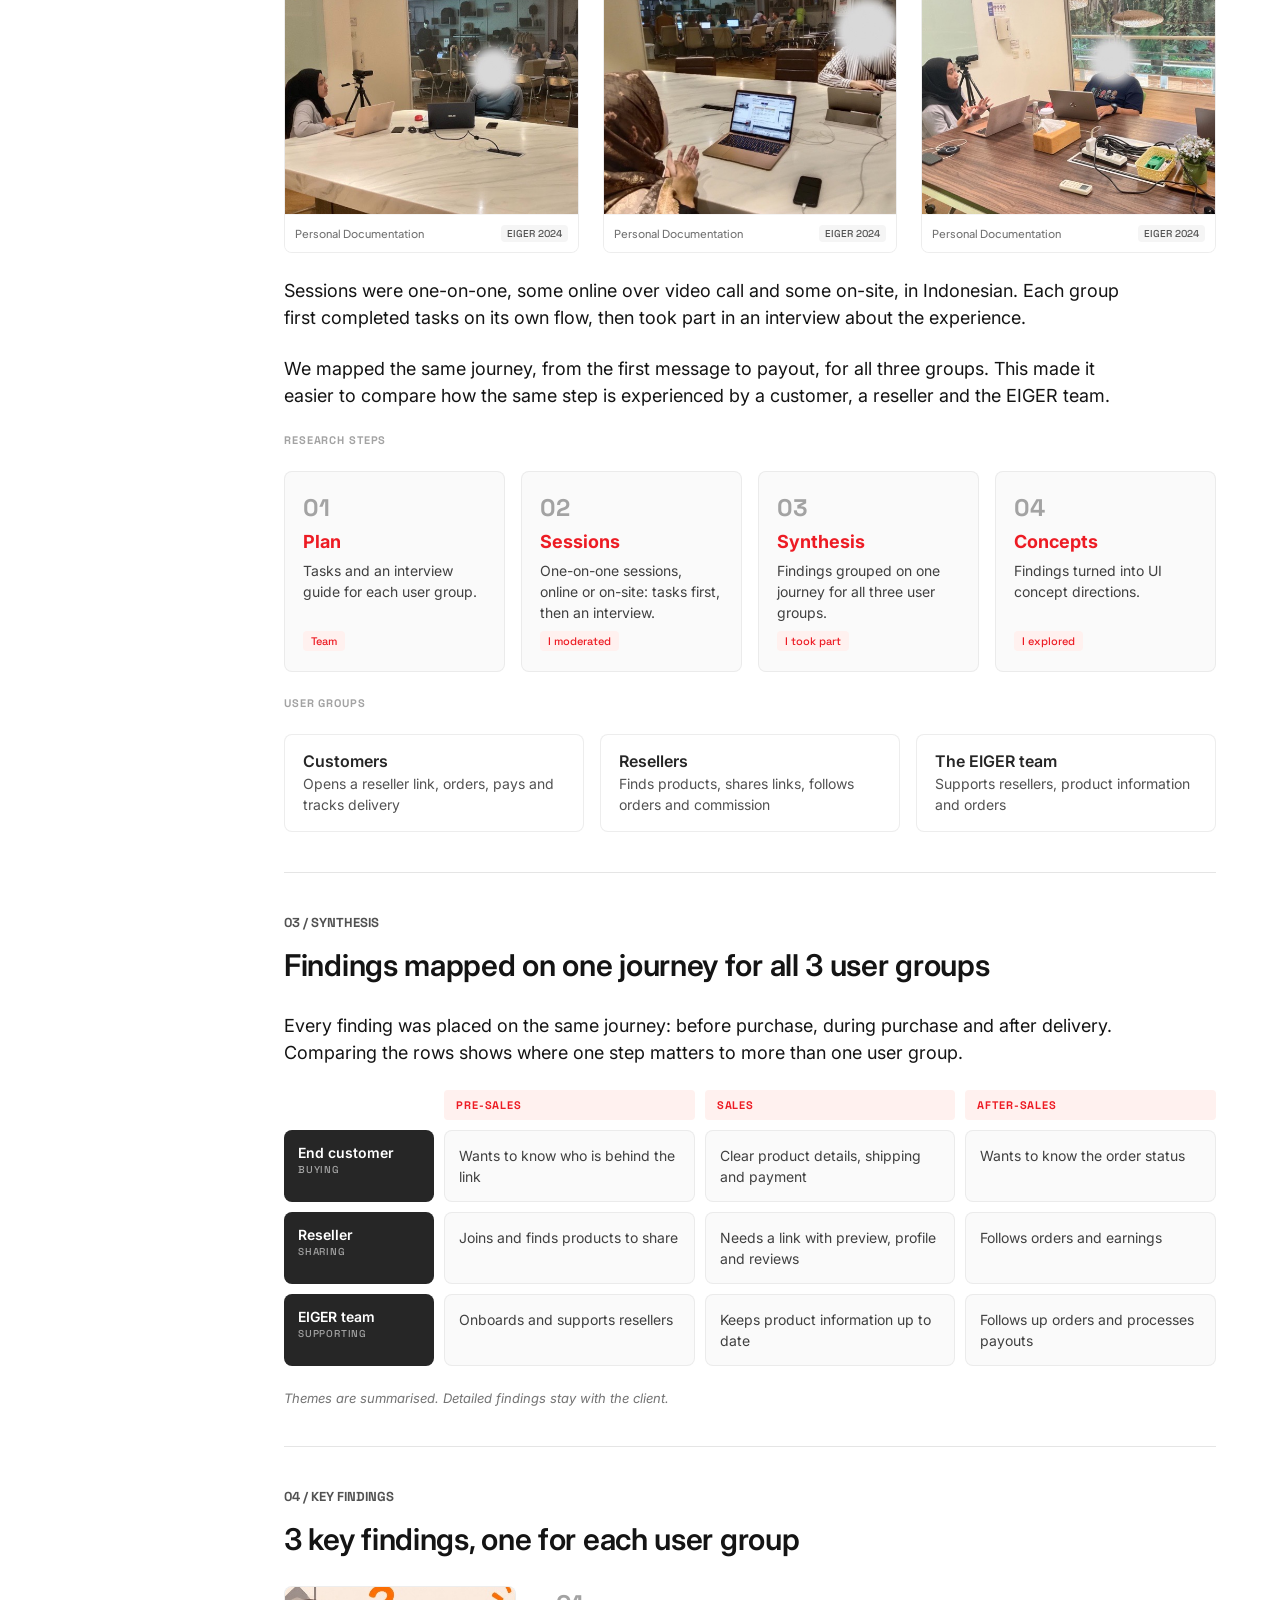
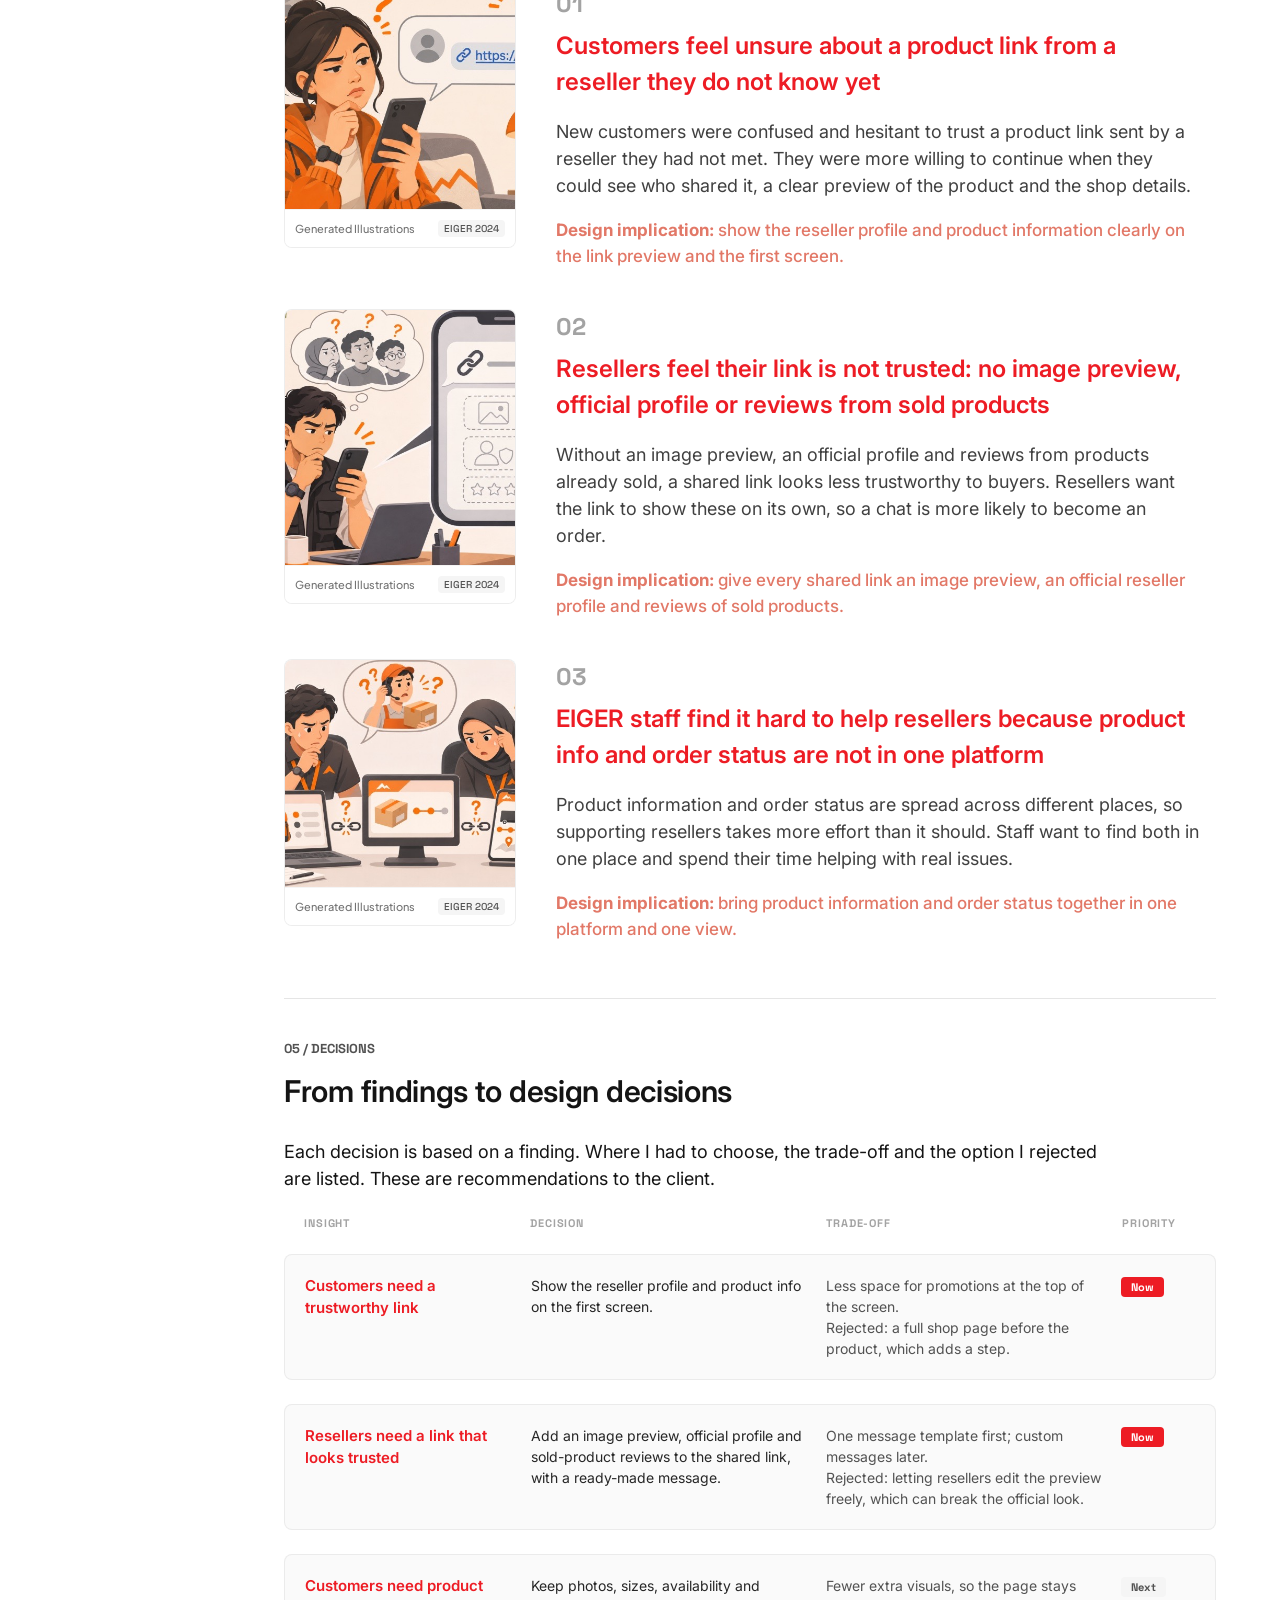
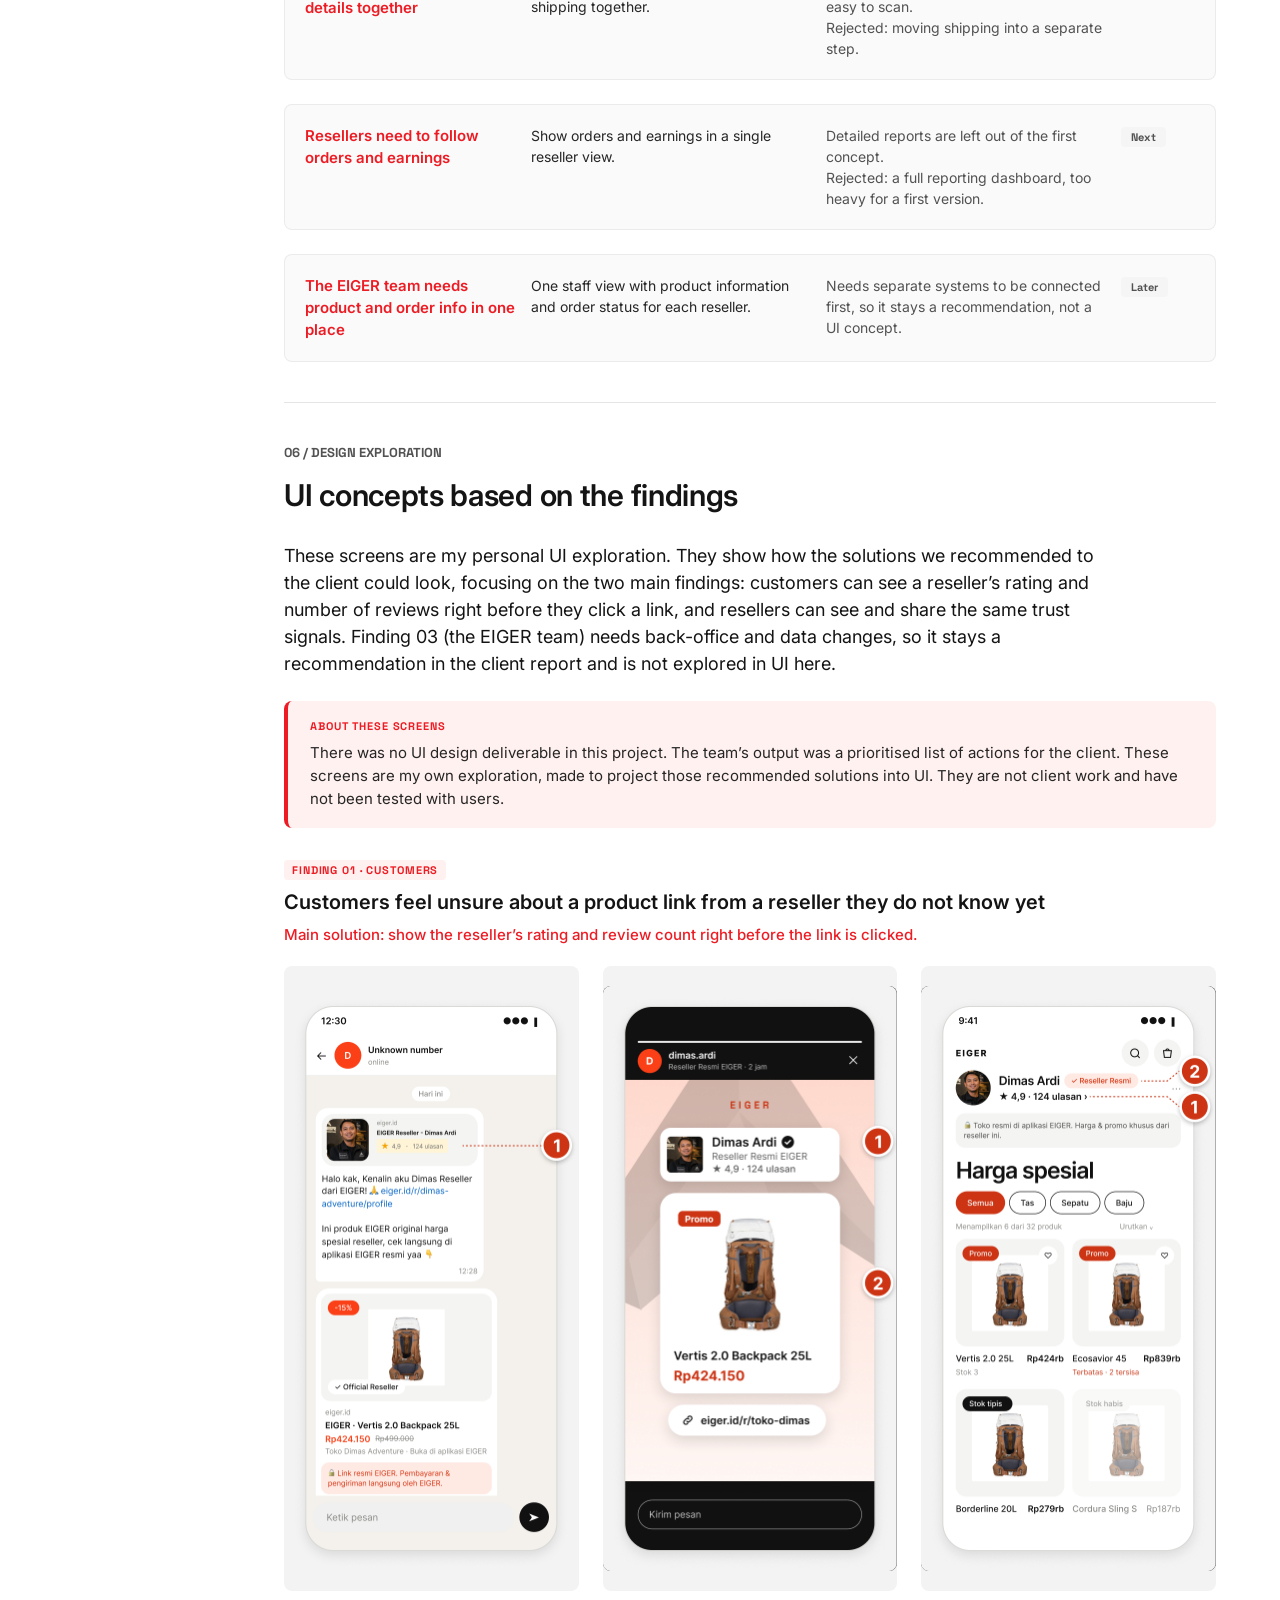
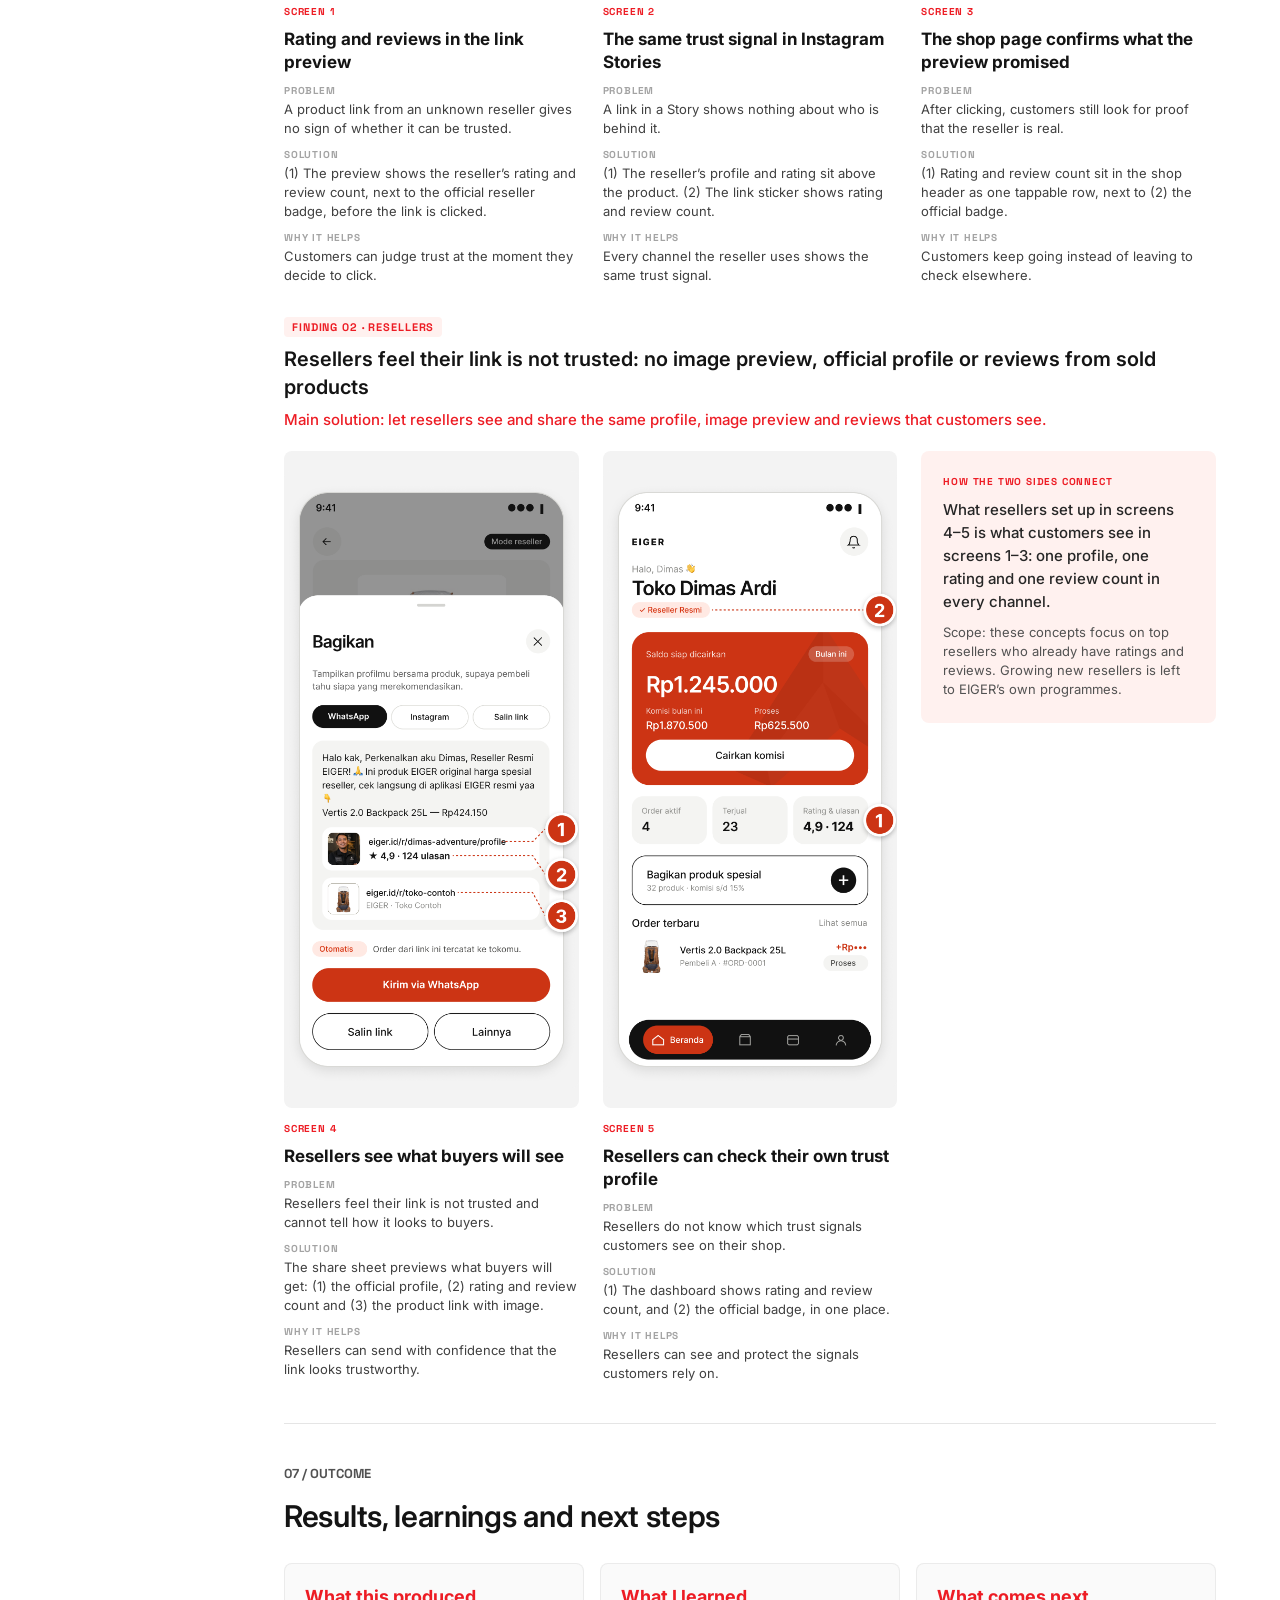
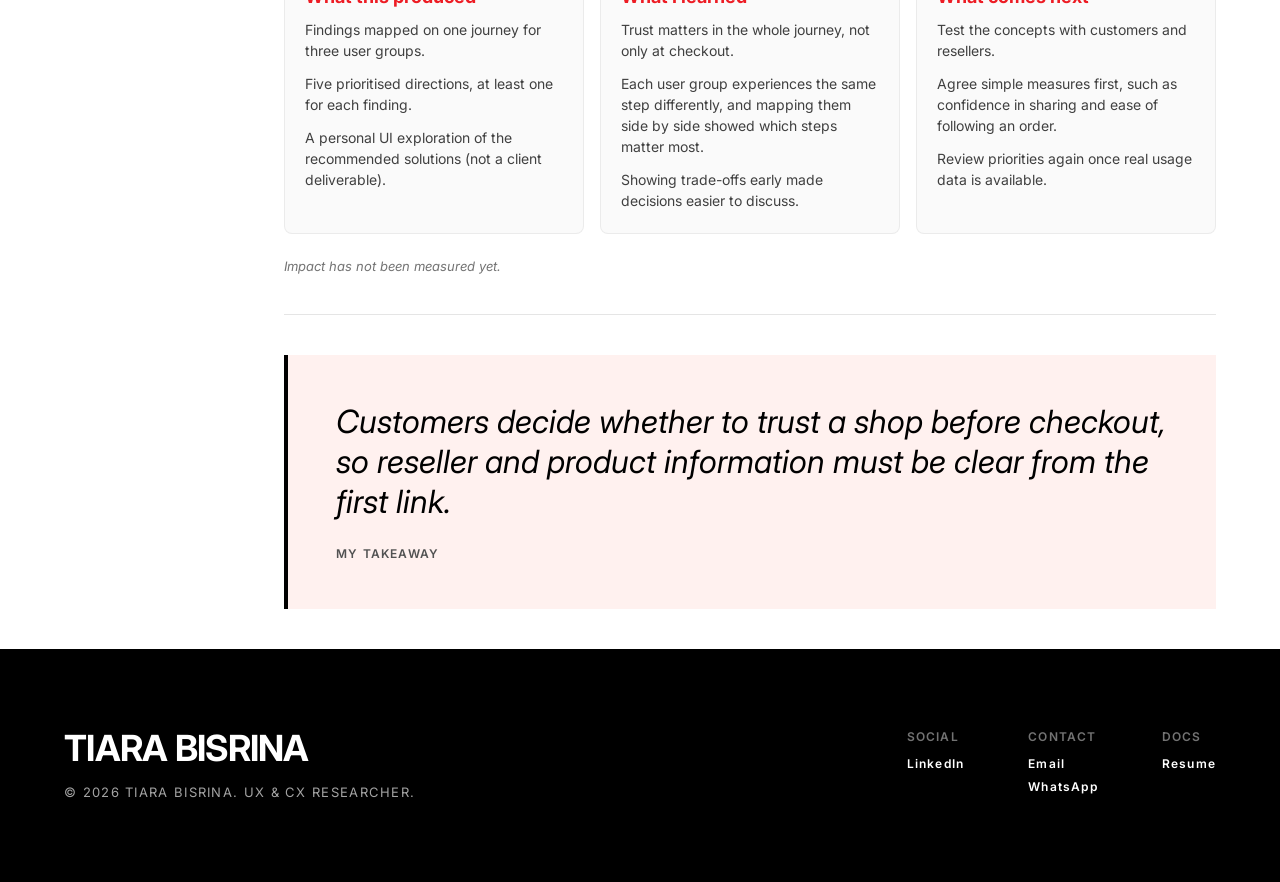
<file: eiger-reseller.html>
<!DOCTYPE html>
<html lang="en">
<head>
  <meta charset="utf-8">
  <meta name="viewport" content="width=device-width, initial-scale=1">
  <title>Making the EIGER reseller journey easier to trust · Tiara Bisrina</title>
  <meta name="description" content="UX research case study: how customers, resellers and the EIGER team buy, sell and manage orders through the EIGER reseller platform. By Tiara Bisrina.">
  <meta name="robots" content="noindex, nofollow">
  <link rel="preconnect" href="https://fonts.googleapis.com">
  <link rel="preconnect" href="https://fonts.gstatic.com" crossorigin>
  <link href="https://fonts.googleapis.com/css2?family=Inter:ital,wght@0,400;0,500;0,600;0,700;0,800;1,400&family=Plus+Jakarta+Sans:wght@500&family=Space+Grotesk:wght@500;700&display=swap" rel="stylesheet">
  <link rel="stylesheet" href="style.css">
  <link rel="stylesheet" href="case.css">
  <!-- Privacy-friendly analytics by Plausible -->
  <script async src="https://plausible.ivanrozak.com/js/pa-vOsUN3OeoFx4Ce0rcCAJH.js"></script>
  <script>
    window.plausible=window.plausible||function(){(plausible.q=plausible.q||[]).push(arguments)},plausible.init=plausible.init||function(i){plausible.o=i||{}};
    plausible.init()
  </script>
</head>
<body id="top">

  <header class="nav">
    <div class="nav__inner">
      <a class="nav__brand" href="index.html">TIARA BISRINA</a>
      <nav class="nav__links" aria-label="Main">
        <a class="is-active" href="index.html#work" aria-current="page">Work</a>
        <a href="about.html">About</a>
        <a href="#contact">Contact</a>
      </nav>
    </div>
  </header>

  <details class="jump">
    <summary>ON THIS PAGE <span class="jump__current">01 / Context</span></summary>
    <ol>
      <li><a href="#context">01 / Context</a></li>
      <li><a href="#approach">02 / Approach</a></li>
      <li><a href="#synthesis">03 / Synthesis</a></li>
      <li><a href="#findings">04 / Key findings</a></li>
      <li><a href="#decisions">05 / Decisions</a></li>
      <li><a href="#exploration">06 / Design exploration</a></li>
      <li><a href="#outcome">07 / Outcome</a></li>
      <li><a href="#takeaway">08 / Takeaway</a></li>
    </ol>
  </details>

  <main>

    <!-- HERO -->
    <section class="hero hero--wide">
      <p class="hero__crumb">CASE STUDY 02 &nbsp;/&nbsp; UX RESEARCH &nbsp;/&nbsp; E-COMMERCE &amp; RESELLER</p>
      <figure class="card hero__visual">
        <img class="hero-eiger" src="images/eiger/hero.jpg" width="1563" height="468" alt="Illustration of EIGER team members handing a Top Reseller trophy to a reseller while colleagues applaud">
        <figcaption class="cap"><span>AI Generated Illustrations</span><b class="chip-grey">EIGER 2024</b></figcaption>
      </figure>
      <div class="hero__grid">
        <div class="hero__text">
          <h1>Making the EIGER reseller journey easier to trust</h1>
          <p class="hero__sub">UX research on how customers, resellers and the EIGER team buy, sell and manage orders through the EIGER reseller platform.</p>
        </div>
        <dl class="facts">
          <div class="facts__row"><dt>CLIENTS</dt><dd>EIGER · via ASA CX Consulting</dd></div>
          <div class="facts__row"><dt>TIMELINE</dt><dd>2024</dd></div>
          <div class="facts__row facts__row--role"><dt>MY ROLE &amp; METHODS</dt><dd class="facts__role">UX Researcher &amp; Designer at ASA. Moderated usability sessions with the internal team, took part in interviews and synthesis, and explored UI concepts.</dd></div>
        </dl>
      </div>
    </section>

    <div class="cs">
      <aside class="toc" aria-label="On this page">
        <p class="toc__label">ON THIS PAGE</p>
        <ol>
          <li><a href="#context">01 / Context</a></li>
          <li><a href="#approach">02 / Approach</a></li>
          <li><a href="#synthesis">03 / Synthesis</a></li>
          <li><a href="#findings">04 / Key findings</a></li>
          <li><a href="#decisions">05 / Decisions</a></li>
          <li><a href="#exploration">06 / Design exploration</a></li>
          <li><a href="#outcome">07 / Outcome</a></li>
          <li><a href="#takeaway">08 / Takeaway</a></li>
        </ol>
      </aside>

      <div class="cs__main">

        <!-- 01 CONTEXT -->
        <section class="sec" id="context">
          <div class="sec__body">
            <div><p class="eyebrow">01 / Context</p><h2>One platform, three user perspectives</h2></div>
            <p class="lead">EIGER sells through several channels, including resellers who share products with their own followers and contacts. This project studied how the reseller platform works for three groups: customers who buy through a reseller link, resellers who share products and track orders, and the EIGER team who support them. The goal was to find what makes the experience easier to trust and to use. This case study focuses on the reseller channel. The business focus is growing revenue from top resellers: many customers still doubt a link shared in an Instagram Story or a private WhatsApp chat, so trust is where sales are lost.</p>
            <p class="mini-label">RESEARCH QUESTIONS</p>
            <div class="grid grid--3 m-scroll">
              <div class="card card--pad"><span class="rq">RQ1</span><p class="rq__text">Where in the journey does <strong>customer</strong> trust rise or drop?</p></div>
              <div class="card card--pad"><span class="rq">RQ2</span><p class="rq__text">What do <strong>resellers</strong> need to share products with confidence?</p></div>
              <div class="card card--pad"><span class="rq">RQ3</span><p class="rq__text">What does the <strong>EIGER team</strong> need to support more easily?</p></div>
            </div>
          </div>
        </section>

        <!-- 02 APPROACH -->
        <section class="sec" id="approach">
          <div class="sec__body">
            <div><p class="eyebrow">02 / Approach</p><h2>Our approach: listening to all 3 user groups</h2></div>
            <div class="photos m-scroll">
              <figure class="card photo"><img loading="lazy" src="images/approach-1.jpg" width="566" height="470" alt="Moderator running a one-on-one session; the participant's face is blurred"><figcaption class="cap"><span>Personal Documentation</span><b class="chip-grey">EIGER 2024</b></figcaption></figure>
              <figure class="card photo"><img loading="lazy" src="images/approach-2.jpg" width="566" height="470" alt="Moderator and participant at a table with a laptop during a session; the participant's face is blurred"><figcaption class="cap"><span>Personal Documentation</span><b class="chip-grey">EIGER 2024</b></figcaption></figure>
              <figure class="card photo"><img loading="lazy" src="images/approach-3.jpg" width="566" height="470" alt="Moderator with a camera on a tripod facing a participant; the participant's face is blurred"><figcaption class="cap"><span>Personal Documentation</span><b class="chip-grey">EIGER 2024</b></figcaption></figure>
            </div>
            <p class="lead">Sessions were one-on-one, some online over video call and some on-site, in Indonesian. Each group first completed tasks on its own flow, then took part in an interview about the experience.</p>
            <p class="lead">We mapped the same journey, from the first message to payout, for all three groups. This made it easier to compare how the same step is experienced by a customer, a reseller and the EIGER team.</p>
            <p class="mini-label">RESEARCH STEPS</p>
            <div class="grid grid--4 m-scroll">
              <div class="card card--pad step"><span class="step__n">01</span><h3>Plan</h3><p>Tasks and an interview guide for each user group.</p><span class="chip-accent">Team</span></div>
              <div class="card card--pad step"><span class="step__n">02</span><h3>Sessions</h3><p>One-on-one sessions, online or on-site: tasks first, then an interview.</p><span class="chip-accent">I moderated</span></div>
              <div class="card card--pad step"><span class="step__n">03</span><h3>Synthesis</h3><p>Findings grouped on one journey for all three user groups.</p><span class="chip-accent">I took part</span></div>
              <div class="card card--pad step"><span class="step__n">04</span><h3>Concepts</h3><p>Findings turned into UI concept directions.</p><span class="chip-accent">I explored</span></div>
            </div>
            <p class="mini-label">USER GROUPS</p>
            <div class="grid grid--3 m-scroll">
              <div class="card card--pad card--white group"><h3>Customers</h3><p>Opens a reseller link, orders, pays and tracks delivery</p></div>
              <div class="card card--pad card--white group"><h3>Resellers</h3><p>Finds products, shares links, follows orders and commission</p></div>
              <div class="card card--pad card--white group"><h3>The EIGER team</h3><p>Supports resellers, product information and orders</p></div>
            </div>
          </div>
        </section>

        <!-- 03 SYNTHESIS -->
        <section class="sec" id="synthesis">
          <div class="sec__body">
            <div><p class="eyebrow">03 / Synthesis</p><h2>Findings mapped on one journey for all 3 user groups</h2></div>
            <p class="lead">Every finding was placed on the same journey: before purchase, during purchase and after delivery. Comparing the rows shows where one step matters to more than one user group.</p>
            <div class="matrix m-scroll" role="table" aria-label="Findings by user group and journey phase">
              <div class="matrix__head" role="row" aria-hidden="true"><span></span><span class="phase">PRE-SALES</span><span class="phase">SALES</span><span class="phase">AFTER-SALES</span></div>
              <div class="matrix__row" role="row">
                <div class="lane" role="rowheader"><b>End customer</b><small>BUYING</small></div>
                <div class="theme" role="cell"><i class="theme__phase">PRE-SALES</i>Wants to know who is behind the link</div>
                <div class="theme" role="cell"><i class="theme__phase">SALES</i>Clear product details, shipping and payment</div>
                <div class="theme" role="cell"><i class="theme__phase">AFTER-SALES</i>Wants to know the order status</div>
              </div>
              <div class="matrix__row" role="row">
                <div class="lane" role="rowheader"><b>Reseller</b><small>SHARING</small></div>
                <div class="theme" role="cell"><i class="theme__phase">PRE-SALES</i>Joins and finds products to share</div>
                <div class="theme" role="cell"><i class="theme__phase">SALES</i>Needs a link with preview, profile and reviews</div>
                <div class="theme" role="cell"><i class="theme__phase">AFTER-SALES</i>Follows orders and earnings</div>
              </div>
              <div class="matrix__row" role="row">
                <div class="lane" role="rowheader"><b>EIGER team</b><small>SUPPORTING</small></div>
                <div class="theme" role="cell"><i class="theme__phase">PRE-SALES</i>Onboards and supports resellers</div>
                <div class="theme" role="cell"><i class="theme__phase">SALES</i>Keeps product information up to date</div>
                <div class="theme" role="cell"><i class="theme__phase">AFTER-SALES</i>Follows up orders and processes payouts</div>
              </div>
            </div>
            <p class="note-italic">Themes are summarised. Detailed findings stay with the client.</p>
          </div>
        </section>

        <!-- 04 KEY FINDINGS -->
        <section class="sec" id="findings">
          <div class="sec__body">
            <div><p class="eyebrow">04 / Key findings</p><h2>3 key findings, one for each user group</h2></div>
            <div class="findings m-scroll">
              <article class="finding">
                <figure class="card finding__img"><img loading="lazy" src="images/finding-1.jpg" width="440" height="424" alt="Illustration of a customer looking worried at a link sent in a chat"><figcaption class="cap"><span>Generated Illustrations</span><b class="chip-grey">EIGER 2024</b></figcaption></figure>
                <div class="finding__text">
                  <h3><span class="finding__n">01</span><span>Customers feel unsure about a product link from a reseller they do not know yet</span></h3>
                  <p>New customers were confused and hesitant to trust a product link sent by a reseller they had not met. They were more willing to continue when they could see who shared it, a clear preview of the product and the shop details.</p>
                  <p class="implication"><b>Design implication:</b> show the reseller profile and product information clearly on the link preview and the first screen.</p>
                </div>
              </article>
              <article class="finding">
                <figure class="card finding__img"><img loading="lazy" src="images/finding-2.jpg" width="440" height="488" alt="Illustration of a reseller wondering whether his shared link shows an image, profile and reviews"><figcaption class="cap"><span>Generated Illustrations</span><b class="chip-grey">EIGER 2024</b></figcaption></figure>
                <div class="finding__text">
                  <h3><span class="finding__n">02</span><span>Resellers feel their link is not trusted: no image preview, official profile or reviews from sold products</span></h3>
                  <p>Without an image preview, an official profile and reviews from products already sold, a shared link looks less trustworthy to buyers. Resellers want the link to show these on its own, so a chat is more likely to become an order.</p>
                  <p class="implication"><b>Design implication:</b> give every shared link an image preview, an official reseller profile and reviews of sold products.</p>
                </div>
              </article>
              <article class="finding">
                <figure class="card finding__img"><img loading="lazy" src="images/finding-3.jpg" width="440" height="434" alt="Illustration of EIGER staff juggling product information and order status across screens"><figcaption class="cap"><span>Generated Illustrations</span><b class="chip-grey">EIGER 2024</b></figcaption></figure>
                <div class="finding__text">
                  <h3><span class="finding__n">03</span><span>EIGER staff find it hard to help resellers because product info and order status are not in one platform</span></h3>
                  <p>Product information and order status are spread across different places, so supporting resellers takes more effort than it should. Staff want to find both in one place and spend their time helping with real issues.</p>
                  <p class="implication"><b>Design implication:</b> bring product information and order status together in one platform and one view.</p>
                </div>
              </article>
            </div>
          </div>
        </section>

        <!-- 05 DECISIONS -->
        <section class="sec" id="decisions">
          <div class="sec__body">
            <div><p class="eyebrow">05 / Decisions</p><h2>From findings to design decisions</h2></div>
            <p class="lead">Each decision is based on a finding. Where I had to choose, the trade-off and the option I rejected are listed. These are recommendations to the client.</p>
            <div class="dec__head" aria-hidden="true"><span>INSIGHT</span><span>DECISION</span><span>TRADE-OFF</span><span>PRIORITY</span></div>
            <div class="dec m-scroll">
              <div class="dec__row"><i class="dec__num">DECISION 1</i><p class="dec__insight">Customers need a trustworthy link</p><p class="dec__cell"><i class="mlabel">DECISION</i>Show the reseller profile and product info on the first screen.</p><p class="dec__cell dec__cell--soft"><i class="mlabel">TRADE-OFF</i>Less space for promotions at the top of the screen.<br>Rejected: a full shop page before the product, which adds a step.</p><div class="dec__prio"><i class="mlabel">PRIORITY</i><b class="prio prio--now">Now</b></div></div>
              <div class="dec__row"><i class="dec__num">DECISION 2</i><p class="dec__insight">Resellers need a link that looks trusted</p><p class="dec__cell"><i class="mlabel">DECISION</i>Add an image preview, official profile and sold-product reviews to the shared link, with a ready-made message.</p><p class="dec__cell dec__cell--soft"><i class="mlabel">TRADE-OFF</i>One message template first; custom messages later.<br>Rejected: letting resellers edit the preview freely, which can break the official look.</p><div class="dec__prio"><i class="mlabel">PRIORITY</i><b class="prio prio--now">Now</b></div></div>
              <div class="dec__row"><i class="dec__num">DECISION 3</i><p class="dec__insight">Customers need product details together</p><p class="dec__cell"><i class="mlabel">DECISION</i>Keep photos, sizes, availability and shipping together.</p><p class="dec__cell dec__cell--soft"><i class="mlabel">TRADE-OFF</i>Fewer extra visuals, so the page stays easy to scan.<br>Rejected: moving shipping into a separate step.</p><div class="dec__prio"><i class="mlabel">PRIORITY</i><b class="prio prio--next">Next</b></div></div>
              <div class="dec__row"><i class="dec__num">DECISION 4</i><p class="dec__insight">Resellers need to follow orders and earnings</p><p class="dec__cell"><i class="mlabel">DECISION</i>Show orders and earnings in a single reseller view.</p><p class="dec__cell dec__cell--soft"><i class="mlabel">TRADE-OFF</i>Detailed reports are left out of the first concept.<br>Rejected: a full reporting dashboard, too heavy for a first version.</p><div class="dec__prio"><i class="mlabel">PRIORITY</i><b class="prio prio--next">Next</b></div></div>
              <div class="dec__row"><i class="dec__num">DECISION 5</i><p class="dec__insight">The EIGER team needs product and order info in one place</p><p class="dec__cell"><i class="mlabel">DECISION</i>One staff view with product information and order status for each reseller.</p><p class="dec__cell dec__cell--soft"><i class="mlabel">TRADE-OFF</i>Needs separate systems to be connected first, so it stays a recommendation, not a UI concept.</p><div class="dec__prio"><i class="mlabel">PRIORITY</i><b class="prio prio--next">Later</b></div></div>
            </div>
          </div>
        </section>

        <!-- 06 DESIGN EXPLORATION -->
        <section class="sec" id="exploration">
          <div class="sec__body">
            <div><p class="eyebrow">06 / Design exploration</p><h2>UI concepts based on the findings</h2></div>
            <p class="lead">These screens are my personal UI exploration. They show how the solutions we recommended to the client could look, focusing on the two main findings: customers can see a reseller’s rating and number of reviews right before they click a link, and resellers can see and share the same trust signals. Finding 03 (the EIGER team) needs back-office and data changes, so it stays a recommendation in the client report and is not explored in UI here.</p>
            <div class="callout">
              <p class="callout__label">ABOUT THESE SCREENS</p>
              <p>There was no UI design deliverable in this project. The team’s output was a prioritised list of actions for the client. These screens are my own exploration, made to project those recommended solutions into UI. They are not client work and have not been tested with users.</p>
            </div>

            <div class="block">
              <div class="block__head">
                <b class="chip-tint">FINDING 01 · CUSTOMERS</b>
                <h3>Customers feel unsure about a product link from a reseller they do not know yet</h3>
                <p class="main-solution">Main solution: show the reseller’s rating and review count right before the link is clicked.</p>
              </div>
              <div class="grid grid--3 grid--screens m-scroll">
                <article class="screen">
                  <div class="stage"><img loading="lazy" src="images/eiger/screen-1.png" width="590" height="1172" alt="WhatsApp chat showing a product link preview with the reseller's rating and review count"></div>
                  <div class="screen__text"><span class="screen__n">SCREEN 1</span><h4>Rating and reviews in the link preview</h4>
                    <dl><dt>PROBLEM</dt><dd>A product link from an unknown reseller gives no sign of whether it can be trusted.</dd><dt>SOLUTION</dt><dd>(1) The preview shows the reseller’s rating and review count, next to the official reseller badge, before the link is clicked.</dd><dt>WHY IT HELPS</dt><dd>Customers can judge trust at the moment they decide to click.</dd></dl></div>
                </article>
                <article class="screen">
                  <div class="stage"><img loading="lazy" src="images/eiger/screen-2.png" width="590" height="1172" alt="Instagram Story showing the reseller profile, product card and a link sticker with rating and review count"></div>
                  <div class="screen__text"><span class="screen__n">SCREEN 2</span><h4>The same trust signal in Instagram Stories</h4>
                    <dl><dt>PROBLEM</dt><dd>A link in a Story shows nothing about who is behind it.</dd><dt>SOLUTION</dt><dd>(1) The reseller’s profile and rating sit above the product. (2) The link sticker shows rating and review count.</dd><dt>WHY IT HELPS</dt><dd>Every channel the reseller uses shows the same trust signal.</dd></dl></div>
                </article>
                <article class="screen">
                  <div class="stage"><img loading="lazy" src="images/eiger/screen-3.png" width="590" height="1172" alt="Reseller shop page in the EIGER app with rating, review count and official badge in the header"></div>
                  <div class="screen__text"><span class="screen__n">SCREEN 3</span><h4>The shop page confirms what the preview promised</h4>
                    <dl><dt>PROBLEM</dt><dd>After clicking, customers still look for proof that the reseller is real.</dd><dt>SOLUTION</dt><dd>(1) Rating and review count sit in the shop header as one tappable row, next to (2) the official badge.</dd><dt>WHY IT HELPS</dt><dd>Customers keep going instead of leaving to check elsewhere.</dd></dl></div>
                </article>
              </div>
            </div>

            <div class="block">
              <div class="block__head">
                <b class="chip-tint">FINDING 02 · RESELLERS</b>
                <h3>Resellers feel their link is not trusted: no image preview, official profile or reviews from sold products</h3>
                <p class="main-solution">Main solution: let resellers see and share the same profile, image preview and reviews that customers see.</p>
              </div>
              <div class="grid grid--3 grid--screens m-scroll">
                <article class="screen">
                  <div class="stage"><img loading="lazy" src="images/eiger/screen-4.png" width="560" height="1172" alt="Share sheet previewing the reseller profile, rating and product link that buyers will see"></div>
                  <div class="screen__text"><span class="screen__n">SCREEN 4</span><h4>Resellers see what buyers will see</h4>
                    <dl><dt>PROBLEM</dt><dd>Resellers feel their link is not trusted and cannot tell how it looks to buyers.</dd><dt>SOLUTION</dt><dd>The share sheet previews what buyers will get: (1) the official profile, (2) rating and review count and (3) the product link with image.</dd><dt>WHY IT HELPS</dt><dd>Resellers can send with confidence that the link looks trustworthy.</dd></dl></div>
                </article>
                <article class="screen">
                  <div class="stage"><img loading="lazy" src="images/eiger/screen-5.png" width="560" height="1172" alt="Reseller dashboard with balance, rating and review count and the official badge"></div>
                  <div class="screen__text"><span class="screen__n">SCREEN 5</span><h4>Resellers can check their own trust profile</h4>
                    <dl><dt>PROBLEM</dt><dd>Resellers do not know which trust signals customers see on their shop.</dd><dt>SOLUTION</dt><dd>(1) The dashboard shows rating and review count, and (2) the official badge, in one place.</dd><dt>WHY IT HELPS</dt><dd>Resellers can see and protect the signals customers rely on.</dd></dl></div>
                </article>
                <aside class="connect">
                  <p class="connect__label">HOW THE TWO SIDES CONNECT</p>
                  <p class="connect__main">What resellers set up in screens 4–5 is what customers see in screens 1–3: one profile, one rating and one review count in every channel.</p>
                  <p class="connect__small">Scope: these concepts focus on top resellers who already have ratings and reviews. Growing new resellers is left to EIGER’s own programmes.</p>
                </aside>
              </div>
            </div>
          </div>
        </section>

        <!-- 07 OUTCOME -->
        <section class="sec" id="outcome">
          <div class="sec__body">
            <div><p class="eyebrow">07 / Outcome</p><h2>Results, learnings and next steps</h2></div>
            <div class="grid grid--3 m-scroll">
              <div class="card outcome"><h3>What this produced</h3><p>Findings mapped on one journey for three user groups.</p><p>Five prioritised directions, at least one for each finding.</p><p>A personal UI exploration of the recommended solutions (not a client deliverable).</p></div>
              <div class="card outcome"><h3>What I learned</h3><p>Trust matters in the whole journey, not only at checkout.</p><p>Each user group experiences the same step differently, and mapping them side by side showed which steps matter most.</p><p>Showing trade-offs early made decisions easier to discuss.</p></div>
              <div class="card outcome"><h3>What comes next</h3><p>Test the concepts with customers and resellers.</p><p>Agree simple measures first, such as confidence in sharing and ease of following an order.</p><p>Review priorities again once real usage data is available.</p></div>
            </div>
            <p class="note-italic">Impact has not been measured yet.</p>
          </div>
        </section>

        <!-- 08 TAKEAWAY -->
        <section class="sec" id="takeaway">
          <blockquote class="quote">
            <p>Customers decide whether to trust a shop before checkout, so reseller and product information must be clear from the first link.</p>
            <footer>MY TAKEAWAY</footer>
          </blockquote>
        </section>

      </div>
    </div>
  </main>

  <footer class="footer" id="contact">
    <div class="footer__inner">
      <div class="footer__brand">
        <p class="footer__name">TIARA BISRINA</p>
        <p class="footer__copy">© 2026 TIARA BISRINA. UX &amp; CX RESEARCHER.</p>
      </div>
      <div class="footer__cols">
        <div><p class="footer__h">SOCIAL</p><a href="https://www.linkedin.com/in/tiara-bisrina/" target="_blank" rel="noopener">LinkedIn</a></div>
        <div><p class="footer__h">CONTACT</p><a href="mailto:tbisfir@gmail.com">Email</a><a href="https://wa.me/6281379163839" target="_blank" rel="noopener">WhatsApp</a></div>
        <div><p class="footer__h">DOCS</p><a href="https://drive.google.com/file/d/18wMbAyXeTYvcJ-vYEovOR8DaynE98UBs/view?usp=sharing" target="_blank" rel="noopener">Resume</a></div>
      </div>
    </div>
  </footer>

  <script src="site.js" defer></script>
</body>
</html>
</file>
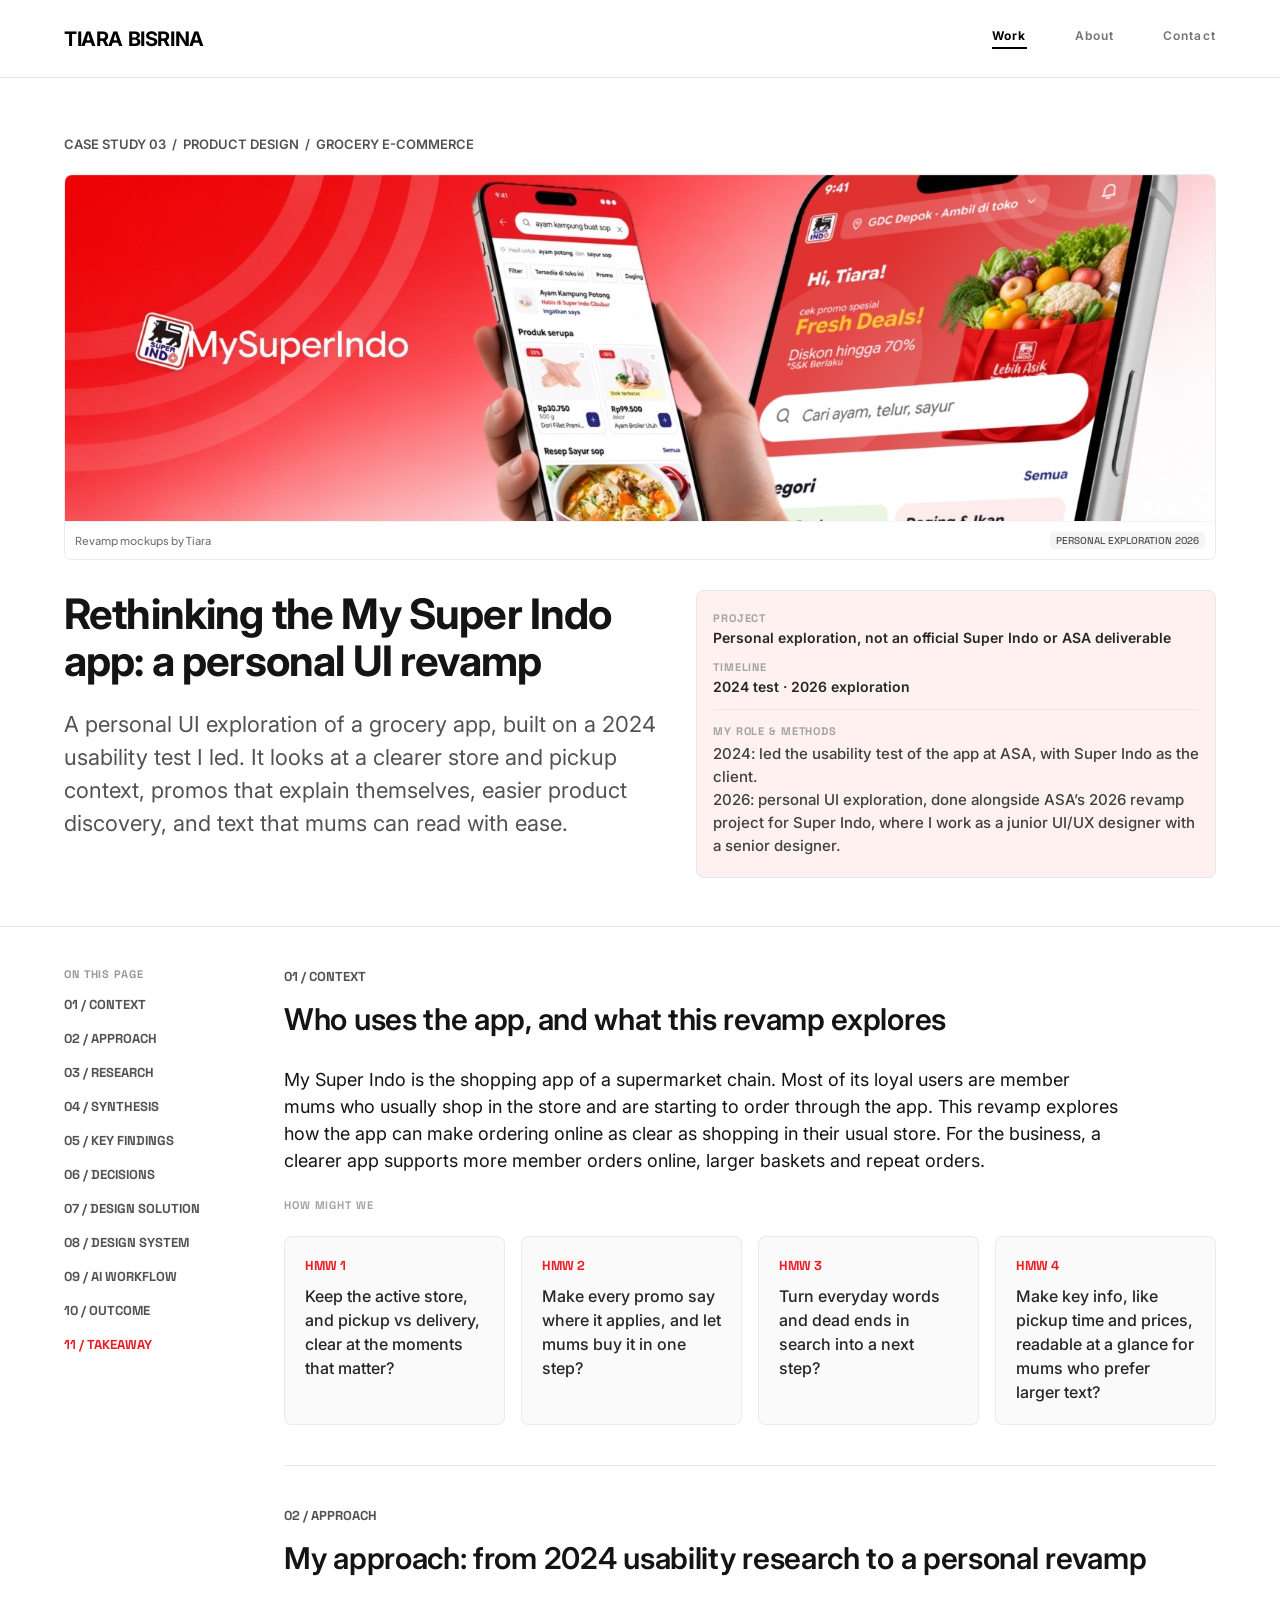
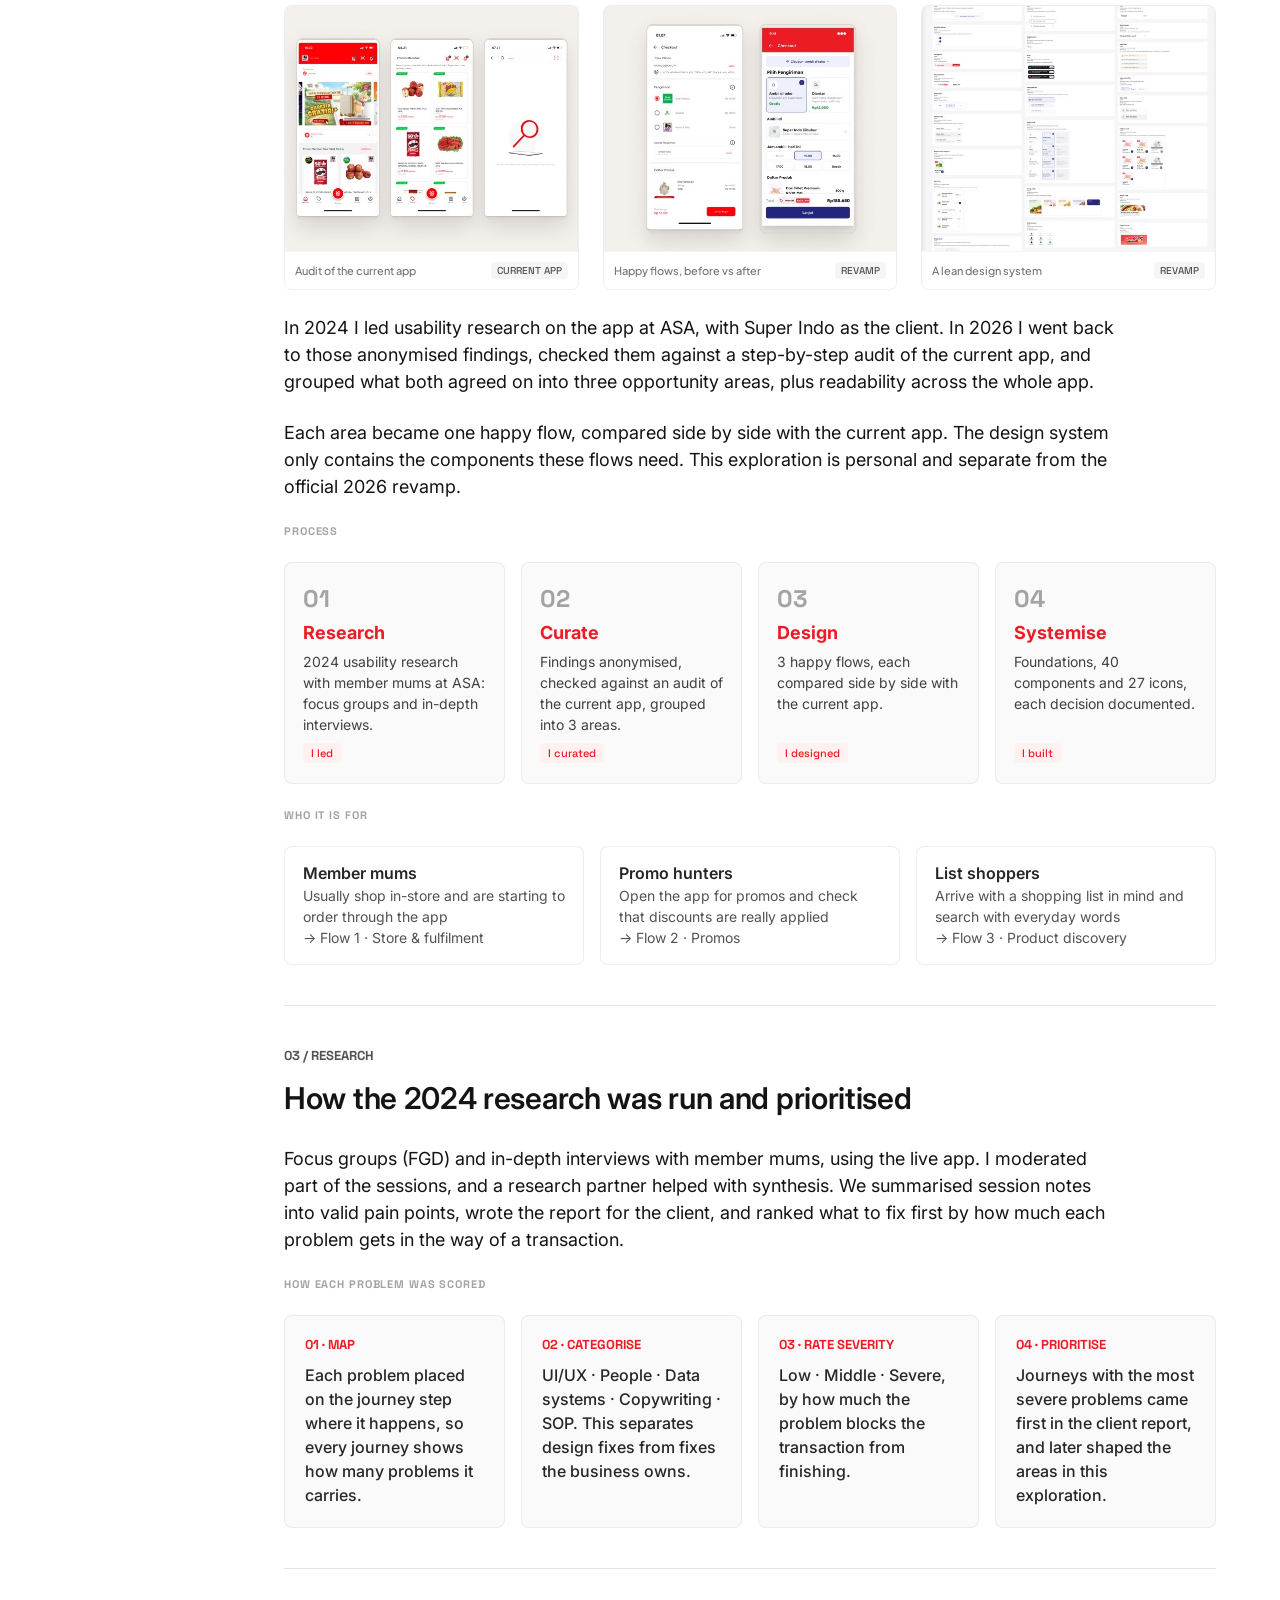
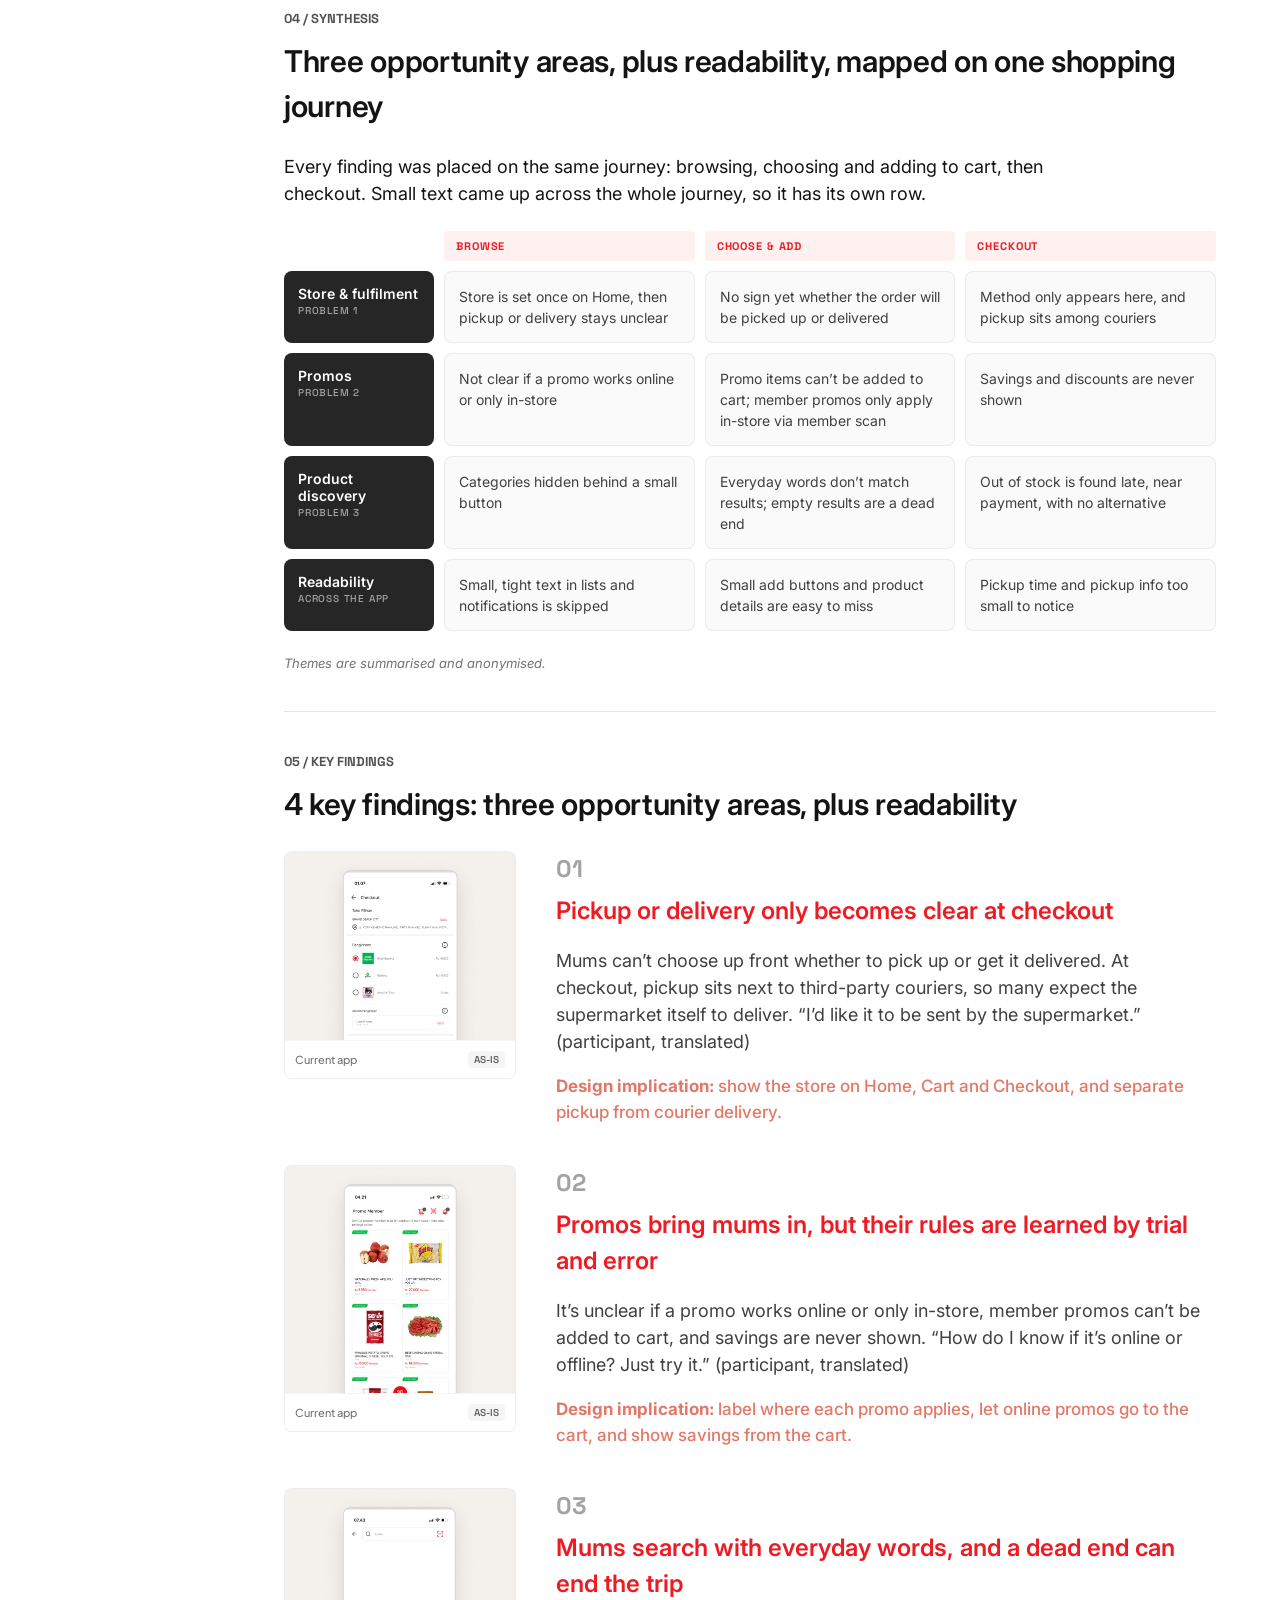
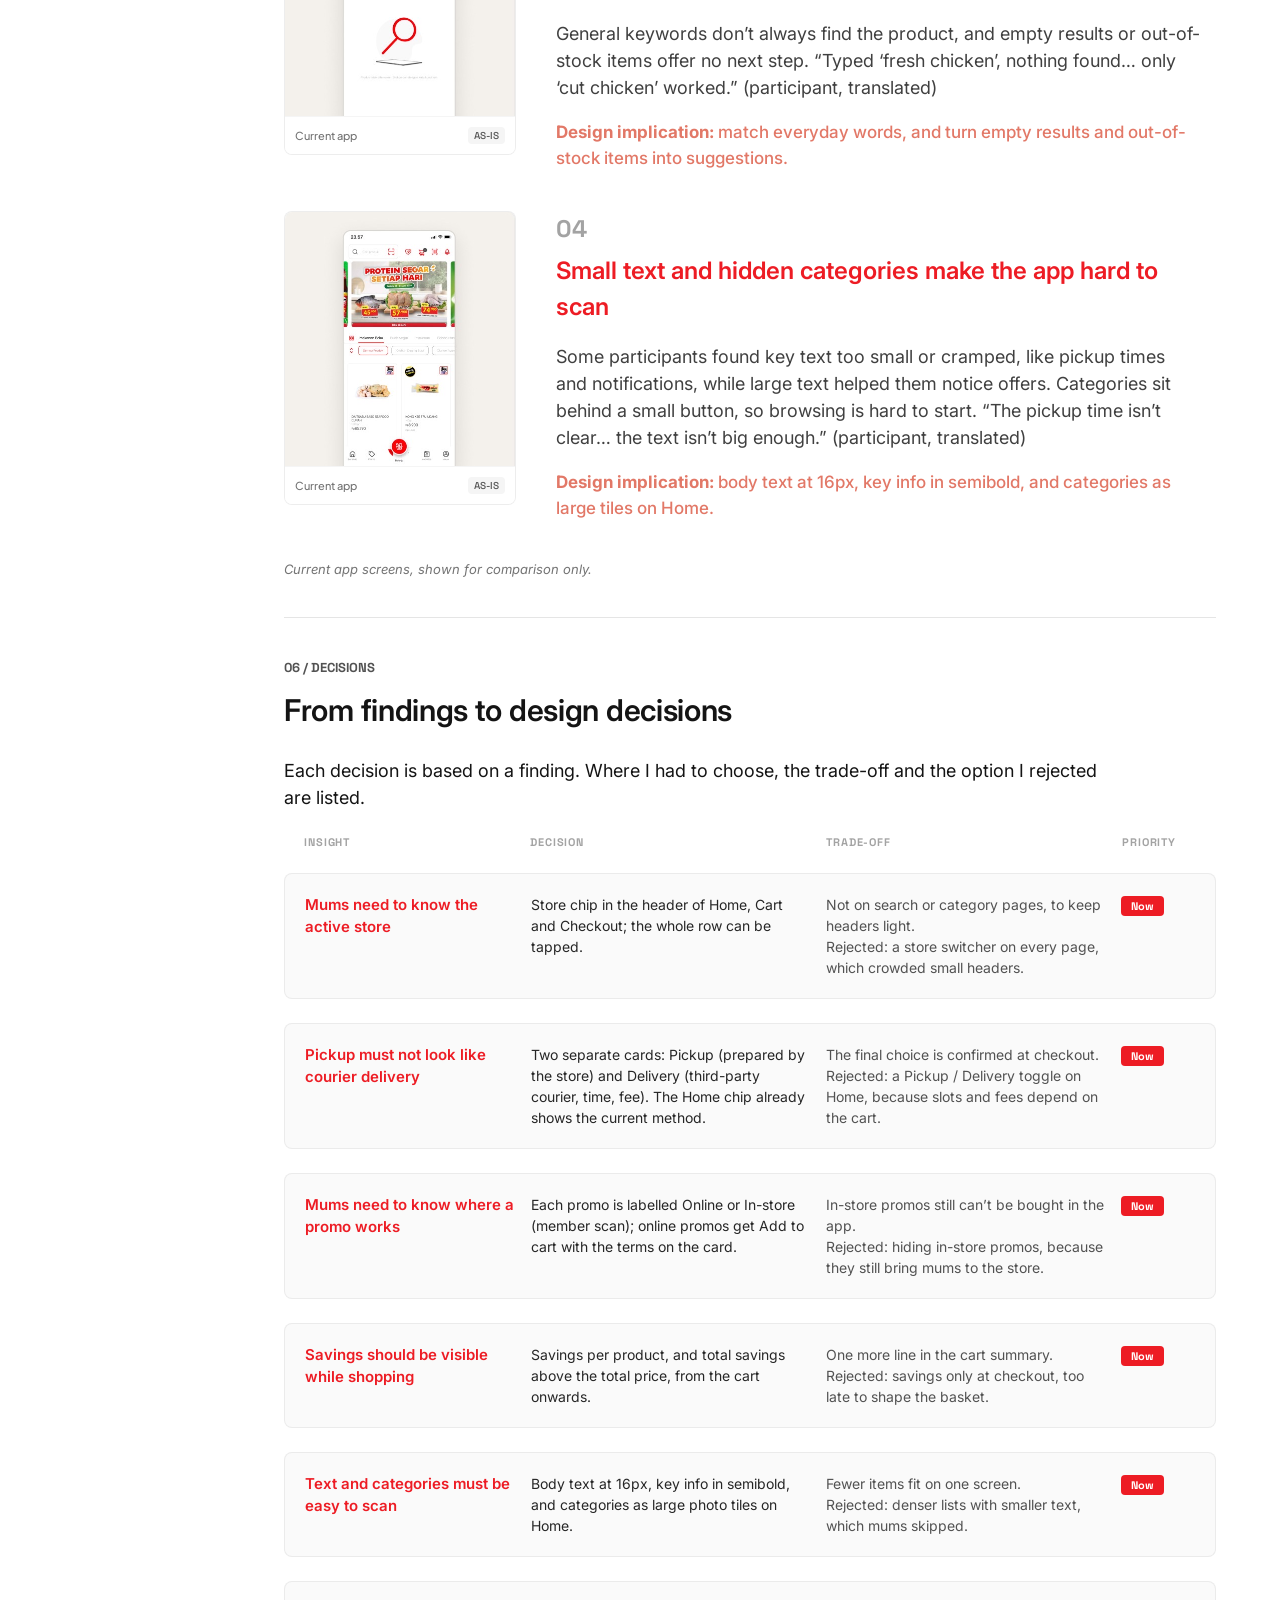
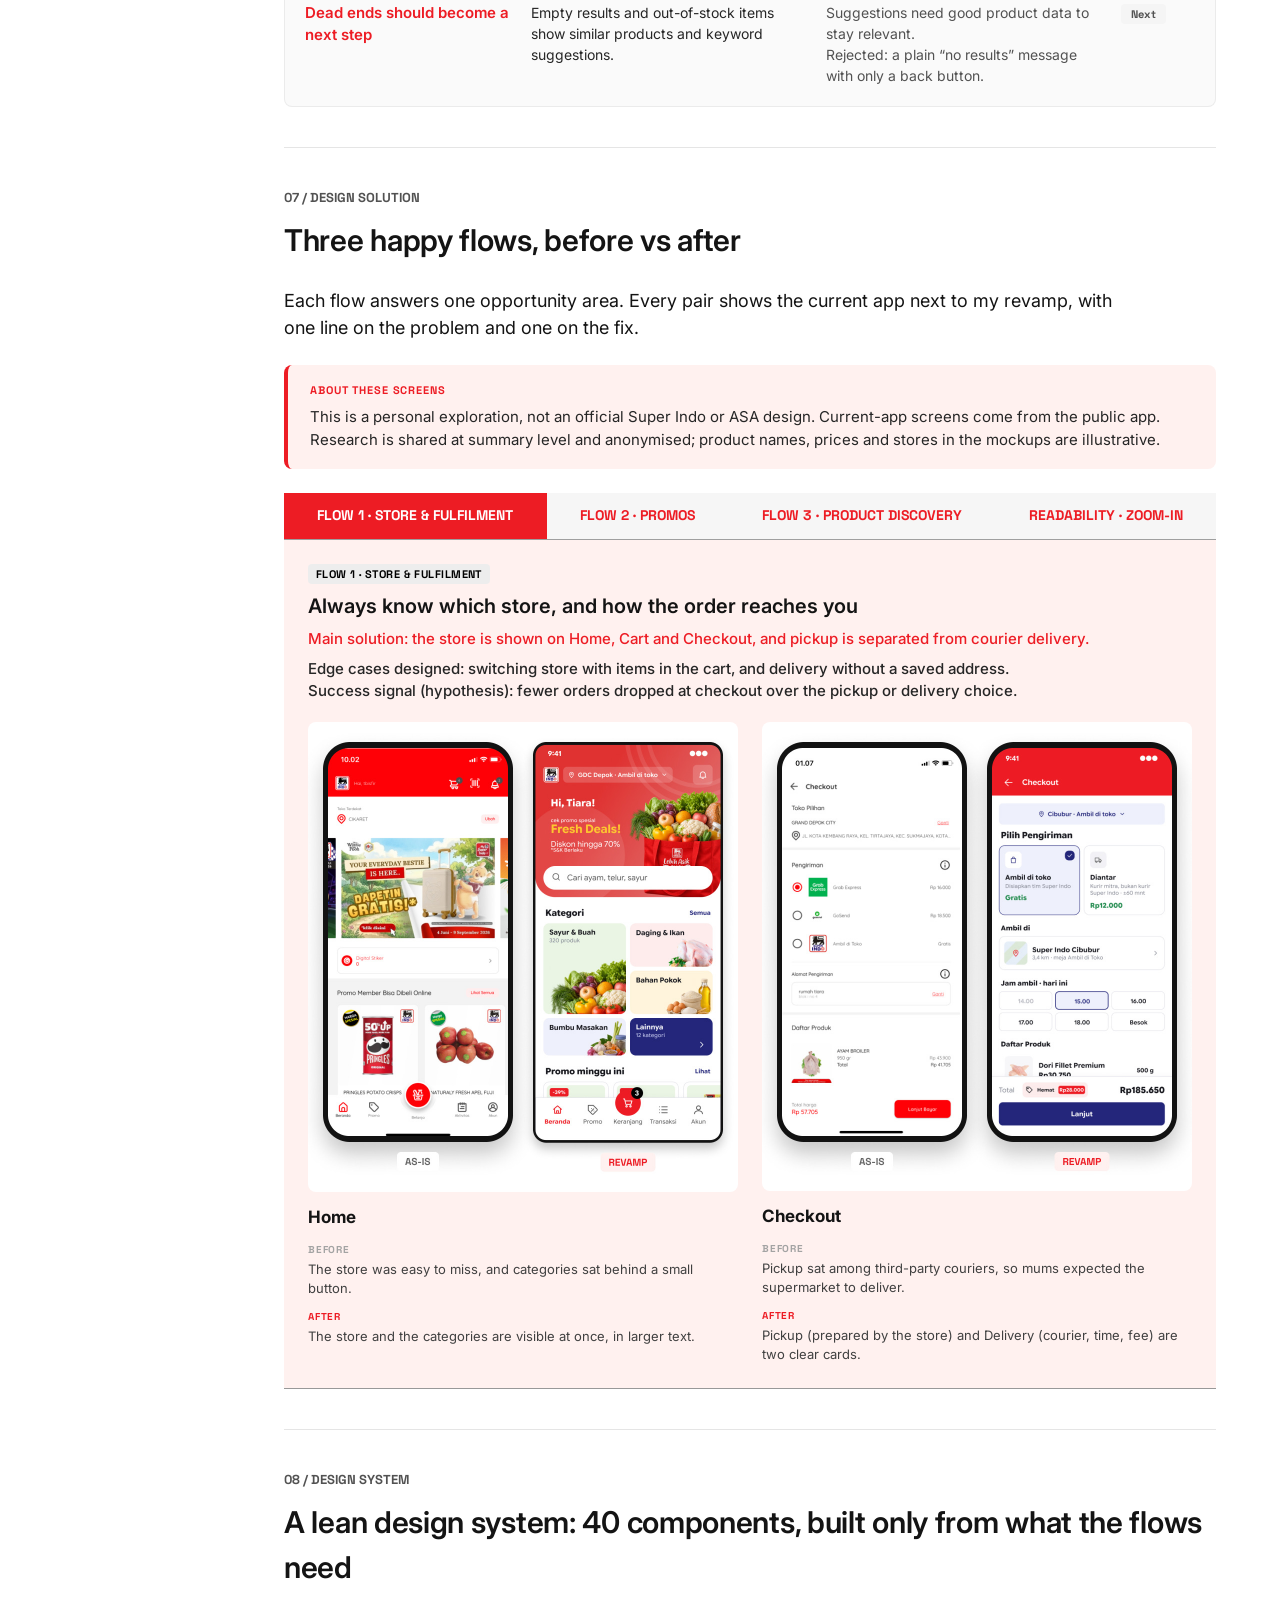
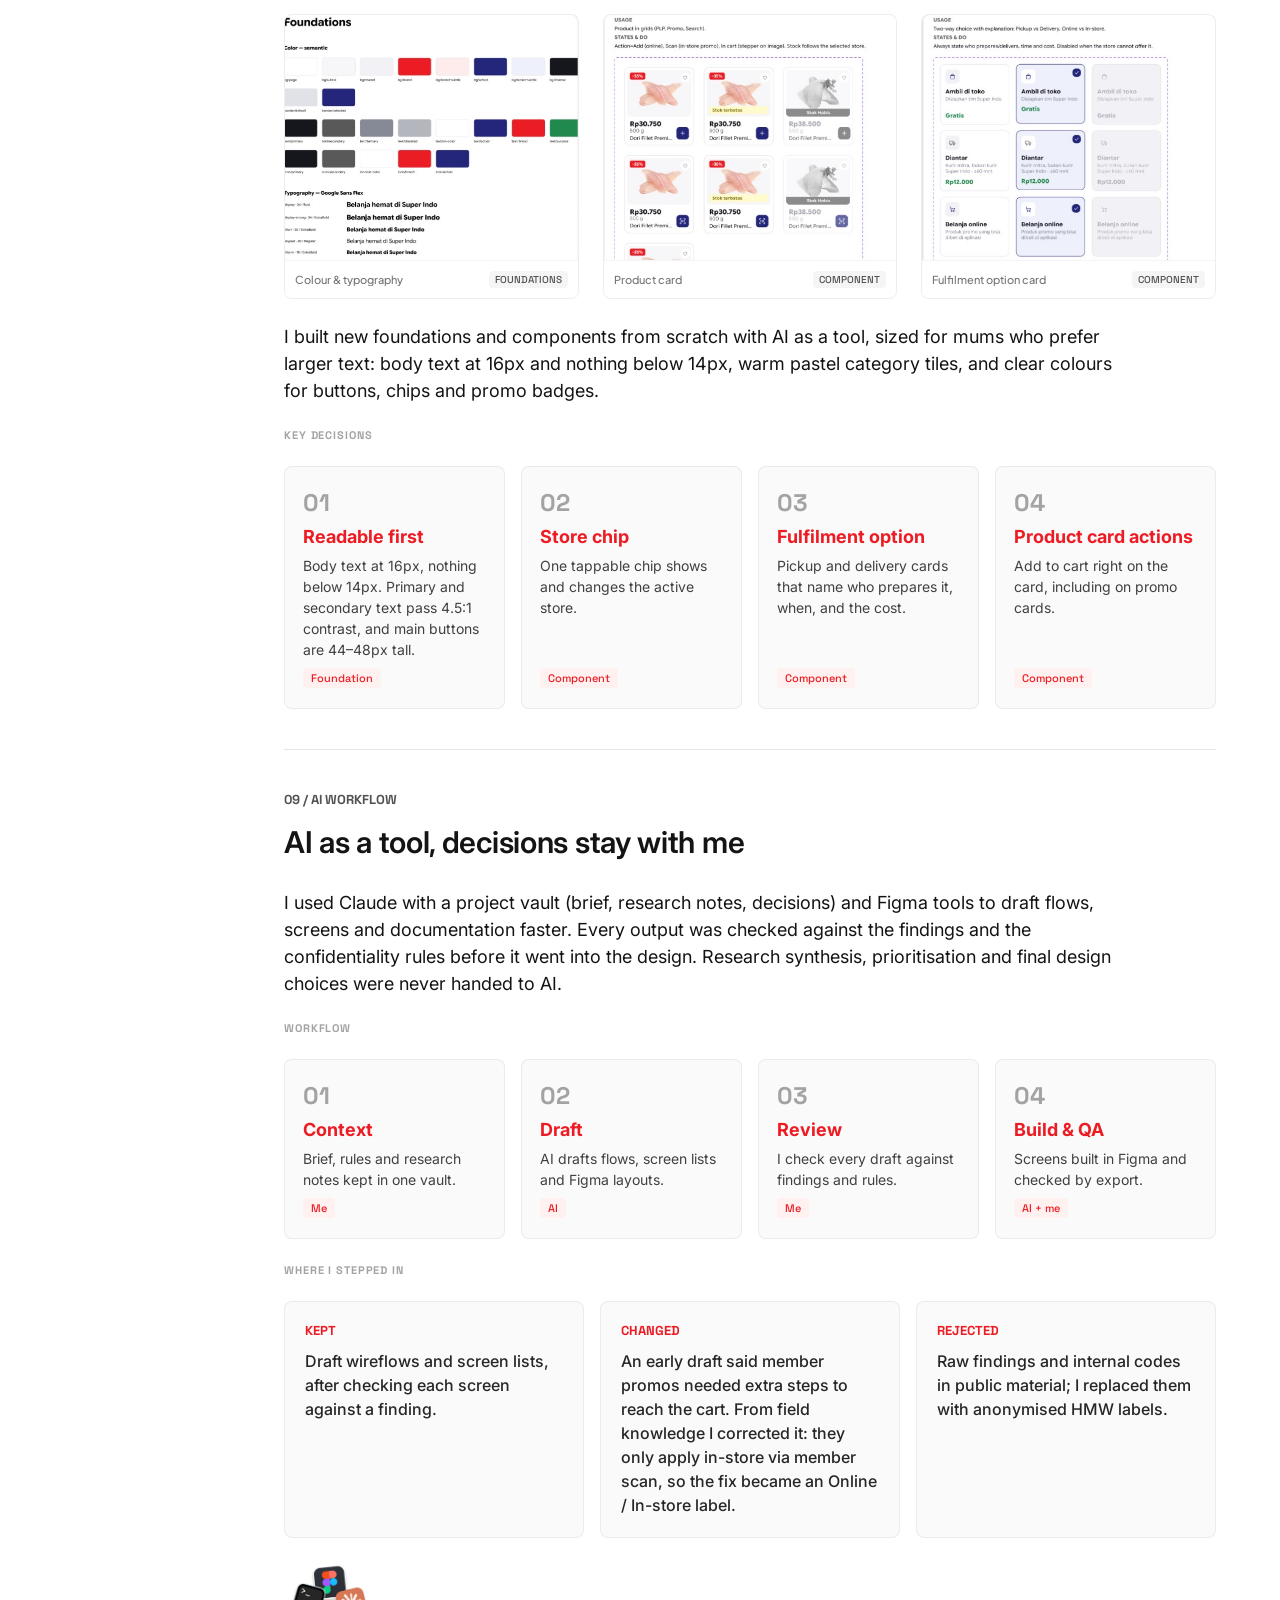
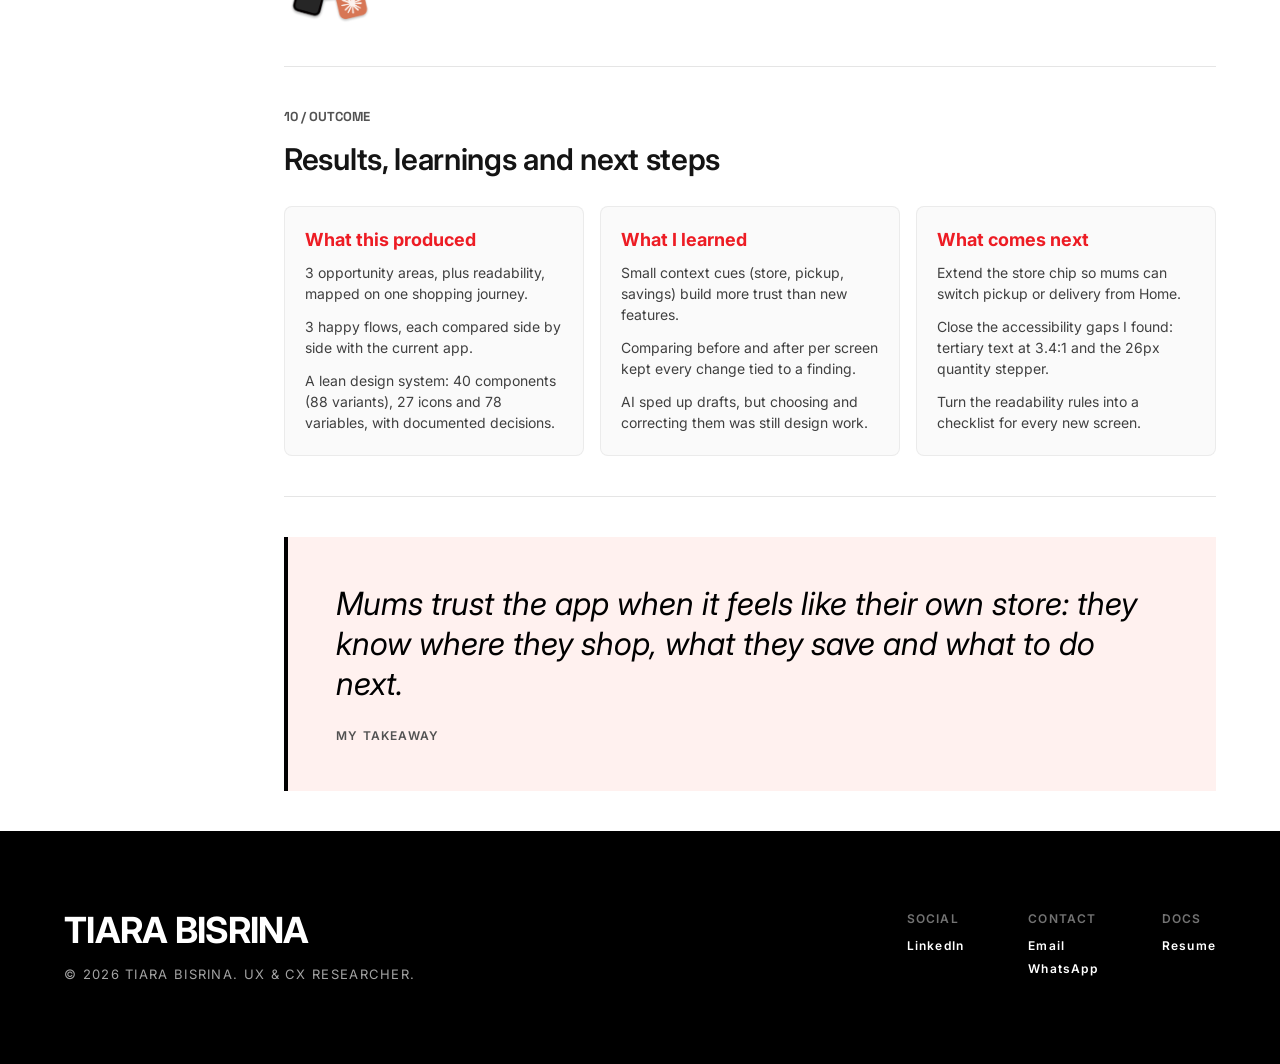
<file: my-super-indo.html>
<!DOCTYPE html>
<html lang="en">
<head>
  <meta charset="utf-8">
  <meta name="viewport" content="width=device-width, initial-scale=1">
  <title>Rethinking the My Super Indo app: a personal UI revamp · Tiara Bisrina</title>
  <meta name="description" content="A personal UI revamp of a grocery app, built on a 2024 usability test I led: store and pickup context, promos that explain themselves, easier product discovery and readable text. By Tiara Bisrina.">
  <meta name="robots" content="noindex, nofollow">
  <link rel="preconnect" href="https://fonts.googleapis.com">
  <link rel="preconnect" href="https://fonts.gstatic.com" crossorigin>
  <link href="https://fonts.googleapis.com/css2?family=Inter:ital,wght@0,400;0,500;0,600;0,700;0,800;1,400&family=Plus+Jakarta+Sans:wght@500&family=Space+Grotesk:wght@500;700&display=swap" rel="stylesheet">
  <link rel="stylesheet" href="style.css">
  <link rel="stylesheet" href="case.css">
  <!-- Privacy-friendly analytics by Plausible -->
  <script async src="https://plausible.ivanrozak.com/js/pa-vOsUN3OeoFx4Ce0rcCAJH.js"></script>
  <script>
    window.plausible=window.plausible||function(){(plausible.q=plausible.q||[]).push(arguments)},plausible.init=plausible.init||function(i){plausible.o=i||{}};
    plausible.init()
  </script>
</head>
<body id="top">

  <header class="nav">
    <div class="nav__inner">
      <a class="nav__brand" href="index.html">TIARA BISRINA</a>
      <nav class="nav__links" aria-label="Main">
        <a class="is-active" href="index.html#work" aria-current="page">Work</a>
        <a href="about.html">About</a>
        <a href="#contact">Contact</a>
      </nav>
    </div>
  </header>

  <details class="jump">
    <summary>ON THIS PAGE <span class="jump__current">01 / Context</span></summary>
    <ol>
      <li><a href="#context">01 / Context</a></li>
      <li><a href="#approach">02 / Approach</a></li>
      <li><a href="#research">03 / Research</a></li>
      <li><a href="#synthesis">04 / Synthesis</a></li>
      <li><a href="#findings">05 / Key findings</a></li>
      <li><a href="#decisions">06 / Decisions</a></li>
      <li><a href="#solution">07 / Design solution</a></li>
      <li><a href="#system">08 / Design system</a></li>
      <li><a href="#ai">09 / AI workflow</a></li>
      <li><a href="#outcome">10 / Outcome</a></li>
      <li><a href="#takeaway">11 / Takeaway</a></li>
    </ol>
  </details>

  <main>

    <!-- HERO -->
    <section class="hero hero--wide">
      <p class="hero__crumb">CASE STUDY 03 &nbsp;/&nbsp; PRODUCT DESIGN &nbsp;/&nbsp; GROCERY E-COMMERCE</p>
      <figure class="card hero__visual">
        <img class="hero-msi" src="images/msi/hero.jpg" width="1563" height="468" alt="My Super Indo logo with two phones showing the revamped home and search screens">
        <figcaption class="cap"><span>Revamp mockups by Tiara</span><b class="chip-grey">PERSONAL EXPLORATION 2026</b></figcaption>
      </figure>
      <div class="hero__grid">
        <div class="hero__text">
          <h1>Rethinking the My Super Indo app: a personal UI revamp</h1>
          <p class="hero__sub">A personal UI exploration of a grocery app, built on a 2024 usability test I led. It looks at a clearer store and pickup context, promos that explain themselves, easier product discovery, and text that mums can read with ease.</p>
        </div>
        <dl class="facts">
          <div class="facts__row"><dt>PROJECT</dt><dd>Personal exploration, not an official Super Indo or ASA deliverable</dd></div>
          <div class="facts__row"><dt>TIMELINE</dt><dd>2024 test · 2026 exploration</dd></div>
          <div class="facts__row facts__row--role"><dt>MY ROLE &amp; METHODS</dt><dd class="facts__role">2024: led the usability test of the app at ASA, with Super Indo as the client.<br>2026: personal UI exploration, done alongside ASA’s 2026 revamp project for Super Indo, where I work as a junior UI/UX designer with a senior designer.</dd></div>
        </dl>
      </div>
    </section>

    <div class="cs">
      <aside class="toc" aria-label="On this page">
        <p class="toc__label">ON THIS PAGE</p>
        <ol>
          <li><a href="#context">01 / Context</a></li>
          <li><a href="#approach">02 / Approach</a></li>
          <li><a href="#research">03 / Research</a></li>
          <li><a href="#synthesis">04 / Synthesis</a></li>
          <li><a href="#findings">05 / Key findings</a></li>
          <li><a href="#decisions">06 / Decisions</a></li>
          <li><a href="#solution">07 / Design solution</a></li>
          <li><a href="#system">08 / Design system</a></li>
          <li><a href="#ai">09 / AI workflow</a></li>
          <li><a href="#outcome">10 / Outcome</a></li>
          <li><a href="#takeaway">11 / Takeaway</a></li>
        </ol>
      </aside>

      <div class="cs__main">

        <!-- 01 CONTEXT -->
        <section class="sec" id="context">
          <div class="sec__body">
            <div><p class="eyebrow">01 / Context</p><h2>Who uses the app, and what this revamp explores</h2></div>
            <p class="lead">My Super Indo is the shopping app of a supermarket chain. Most of its loyal users are member mums who usually shop in the store and are starting to order through the app. This revamp explores how the app can make ordering online as clear as shopping in their usual store. For the business, a clearer app supports more member orders online, larger baskets and repeat orders.</p>
            <p class="mini-label">HOW MIGHT WE</p>
            <div class="grid grid--4 m-scroll">
              <div class="card card--pad"><span class="rq">HMW 1</span><p class="rq__text">Keep the active store, and pickup vs delivery, clear at the moments that matter?</p></div>
              <div class="card card--pad"><span class="rq">HMW 2</span><p class="rq__text">Make every promo say where it applies, and let mums buy it in one step?</p></div>
              <div class="card card--pad"><span class="rq">HMW 3</span><p class="rq__text">Turn everyday words and dead ends in search into a next step?</p></div>
              <div class="card card--pad"><span class="rq">HMW 4</span><p class="rq__text">Make key info, like pickup time and prices, readable at a glance for mums who prefer larger text?</p></div>
            </div>
          </div>
        </section>

        <!-- 02 APPROACH -->
        <section class="sec" id="approach">
          <div class="sec__body">
            <div><p class="eyebrow">02 / Approach</p><h2>My approach: from 2024 usability research to a personal revamp</h2></div>
            <div class="photos m-scroll">
              <figure class="card photo"><img loading="lazy" src="images/msi/approach-1.jpg" width="584" height="488" alt="Three screens of the current My Super Indo app"><figcaption class="cap"><span>Audit of the current app</span><b class="chip-grey">CURRENT APP</b></figcaption></figure>
              <figure class="card photo"><img loading="lazy" src="images/msi/approach-2.jpg" width="584" height="488" alt="Current checkout screen next to the revamped checkout"><figcaption class="cap"><span>Happy flows, before vs after</span><b class="chip-grey">REVAMP</b></figcaption></figure>
              <figure class="card photo"><img loading="lazy" src="images/msi/approach-3.jpg" width="584" height="488" alt="Overview of the design system components"><figcaption class="cap"><span>A lean design system</span><b class="chip-grey">REVAMP</b></figcaption></figure>
            </div>
            <p class="lead">In 2024 I led usability research on the app at ASA, with Super Indo as the client. In 2026 I went back to those anonymised findings, checked them against a step-by-step audit of the current app, and grouped what both agreed on into three opportunity areas, plus readability across the whole app.</p>
            <p class="lead">Each area became one happy flow, compared side by side with the current app. The design system only contains the components these flows need. This exploration is personal and separate from the official 2026 revamp.</p>
            <p class="mini-label">PROCESS</p>
            <div class="grid grid--4 m-scroll">
              <div class="card card--pad step"><span class="step__n">01</span><h3>Research</h3><p>2024 usability research with member mums at ASA: focus groups and in-depth interviews.</p><span class="chip-accent">I led</span></div>
              <div class="card card--pad step"><span class="step__n">02</span><h3>Curate</h3><p>Findings anonymised, checked against an audit of the current app, grouped into 3 areas.</p><span class="chip-accent">I curated</span></div>
              <div class="card card--pad step"><span class="step__n">03</span><h3>Design</h3><p>3 happy flows, each compared side by side with the current app.</p><span class="chip-accent">I designed</span></div>
              <div class="card card--pad step"><span class="step__n">04</span><h3>Systemise</h3><p>Foundations, 40 components and 27 icons, each decision documented.</p><span class="chip-accent">I built</span></div>
            </div>
            <p class="mini-label">WHO IT IS FOR</p>
            <div class="grid grid--3 m-scroll">
              <div class="card card--pad card--white group"><h3>Member mums</h3><p>Usually shop in-store and are starting to order through the app<br>→ Flow 1 · Store &amp; fulfilment</p></div>
              <div class="card card--pad card--white group"><h3>Promo hunters</h3><p>Open the app for promos and check that discounts are really applied<br>→ Flow 2 · Promos</p></div>
              <div class="card card--pad card--white group"><h3>List shoppers</h3><p>Arrive with a shopping list in mind and search with everyday words<br>→ Flow 3 · Product discovery</p></div>
            </div>
          </div>
        </section>

        <!-- 03 RESEARCH -->
        <section class="sec" id="research">
          <div class="sec__body">
            <div><p class="eyebrow">03 / Research</p><h2>How the 2024 research was run and prioritised</h2></div>
            <p class="lead">Focus groups (FGD) and in-depth interviews with member mums, using the live app. I moderated part of the sessions, and a research partner helped with synthesis. We summarised session notes into valid pain points, wrote the report for the client, and ranked what to fix first by how much each problem gets in the way of a transaction.</p>
            <p class="mini-label">HOW EACH PROBLEM WAS SCORED</p>
            <div class="grid grid--4 m-scroll">
              <div class="card card--pad"><span class="rq">01 · MAP</span><p class="rq__text">Each problem placed on the journey step where it happens, so every journey shows how many problems it carries.</p></div>
              <div class="card card--pad"><span class="rq">02 · CATEGORISE</span><p class="rq__text">UI/UX · People · Data systems · Copywriting · SOP. This separates design fixes from fixes the business owns.</p></div>
              <div class="card card--pad"><span class="rq">03 · RATE SEVERITY</span><p class="rq__text">Low · Middle · Severe, by how much the problem blocks the transaction from finishing.</p></div>
              <div class="card card--pad"><span class="rq">04 · PRIORITISE</span><p class="rq__text">Journeys with the most severe problems came first in the client report, and later shaped the areas in this exploration.</p></div>
            </div>
          </div>
        </section>

        <!-- 04 SYNTHESIS -->
        <section class="sec" id="synthesis">
          <div class="sec__body">
            <div><p class="eyebrow">04 / Synthesis</p><h2>Three opportunity areas, plus readability, mapped on one shopping journey</h2></div>
            <p class="lead">Every finding was placed on the same journey: browsing, choosing and adding to cart, then checkout. Small text came up across the whole journey, so it has its own row.</p>
            <div class="matrix m-scroll" role="table" aria-label="Problems by opportunity area and journey step">
              <div class="matrix__head" role="row" aria-hidden="true"><span></span><span class="phase">BROWSE</span><span class="phase">CHOOSE &amp; ADD</span><span class="phase">CHECKOUT</span></div>
              <div class="matrix__row" role="row">
                <div class="lane" role="rowheader"><b>Store &amp; fulfilment</b><small>PROBLEM 1</small></div>
                <div class="theme" role="cell"><i class="theme__phase">BROWSE</i>Store is set once on Home, then pickup or delivery stays unclear</div>
                <div class="theme" role="cell"><i class="theme__phase">CHOOSE &amp; ADD</i>No sign yet whether the order will be picked up or delivered</div>
                <div class="theme" role="cell"><i class="theme__phase">CHECKOUT</i>Method only appears here, and pickup sits among couriers</div>
              </div>
              <div class="matrix__row" role="row">
                <div class="lane" role="rowheader"><b>Promos</b><small>PROBLEM 2</small></div>
                <div class="theme" role="cell"><i class="theme__phase">BROWSE</i>Not clear if a promo works online or only in-store</div>
                <div class="theme" role="cell"><i class="theme__phase">CHOOSE &amp; ADD</i>Promo items can’t be added to cart; member promos only apply in-store via member scan</div>
                <div class="theme" role="cell"><i class="theme__phase">CHECKOUT</i>Savings and discounts are never shown</div>
              </div>
              <div class="matrix__row" role="row">
                <div class="lane" role="rowheader"><b>Product discovery</b><small>PROBLEM 3</small></div>
                <div class="theme" role="cell"><i class="theme__phase">BROWSE</i>Categories hidden behind a small button</div>
                <div class="theme" role="cell"><i class="theme__phase">CHOOSE &amp; ADD</i>Everyday words don’t match results; empty results are a dead end</div>
                <div class="theme" role="cell"><i class="theme__phase">CHECKOUT</i>Out of stock is found late, near payment, with no alternative</div>
              </div>
              <div class="matrix__row" role="row">
                <div class="lane" role="rowheader"><b>Readability</b><small>ACROSS THE APP</small></div>
                <div class="theme" role="cell"><i class="theme__phase">BROWSE</i>Small, tight text in lists and notifications is skipped</div>
                <div class="theme" role="cell"><i class="theme__phase">CHOOSE &amp; ADD</i>Small add buttons and product details are easy to miss</div>
                <div class="theme" role="cell"><i class="theme__phase">CHECKOUT</i>Pickup time and pickup info too small to notice</div>
              </div>
            </div>
            <p class="note-italic">Themes are summarised and anonymised.</p>
          </div>
        </section>

        <!-- 05 KEY FINDINGS -->
        <section class="sec" id="findings">
          <div class="sec__body">
            <div><p class="eyebrow">05 / Key findings</p><h2>4 key findings: three opportunity areas, plus readability</h2></div>
            <div class="findings m-scroll">
              <article class="finding">
                <figure class="card finding__img"><img loading="lazy" src="images/msi/finding-1.jpg" width="459" height="375" alt="Current app checkout, with pickup listed among couriers"><figcaption class="cap"><span>Current app</span><b class="chip-grey">AS-IS</b></figcaption></figure>
                <div class="finding__text">
                  <h3><span class="finding__n">01</span><span>Pickup or delivery only becomes clear at checkout</span></h3>
                  <p>Mums can’t choose up front whether to pick up or get it delivered. At checkout, pickup sits next to third-party couriers, so many expect the supermarket itself to deliver. “I’d like it to be sent by the supermarket.” (participant, translated)</p>
                  <p class="implication"><b>Design implication:</b> show the store on Home, Cart and Checkout, and separate pickup from courier delivery.</p>
                </div>
              </article>
              <article class="finding">
                <figure class="card finding__img"><img loading="lazy" src="images/msi/finding-2.jpg" width="459" height="453" alt="Current app member promo page"><figcaption class="cap"><span>Current app</span><b class="chip-grey">AS-IS</b></figcaption></figure>
                <div class="finding__text">
                  <h3><span class="finding__n">02</span><span>Promos bring mums in, but their rules are learned by trial and error</span></h3>
                  <p>It’s unclear if a promo works online or only in-store, member promos can’t be added to cart, and savings are never shown. “How do I know if it’s online or offline? Just try it.” (participant, translated)</p>
                  <p class="implication"><b>Design implication:</b> label where each promo applies, let online promos go to the cart, and show savings from the cart.</p>
                </div>
              </article>
              <article class="finding">
                <figure class="card finding__img"><img loading="lazy" src="images/msi/finding-3.jpg" width="459" height="453" alt="Current app search with no results"><figcaption class="cap"><span>Current app</span><b class="chip-grey">AS-IS</b></figcaption></figure>
                <div class="finding__text">
                  <h3><span class="finding__n">03</span><span>Mums search with everyday words, and a dead end can end the trip</span></h3>
                  <p>General keywords don’t always find the product, and empty results or out-of-stock items offer no next step. “Typed ‘fresh chicken’, nothing found… only ‘cut chicken’ worked.” (participant, translated)</p>
                  <p class="implication"><b>Design implication:</b> match everyday words, and turn empty results and out-of-stock items into suggestions.</p>
                </div>
              </article>
              <article class="finding">
                <figure class="card finding__img"><img loading="lazy" src="images/msi/finding-4.jpg" width="459" height="507" alt="Current app home with categories behind a small button"><figcaption class="cap"><span>Current app</span><b class="chip-grey">AS-IS</b></figcaption></figure>
                <div class="finding__text">
                  <h3><span class="finding__n">04</span><span>Small text and hidden categories make the app hard to scan</span></h3>
                  <p>Some participants found key text too small or cramped, like pickup times and notifications, while large text helped them notice offers. Categories sit behind a small button, so browsing is hard to start. “The pickup time isn’t clear… the text isn’t big enough.” (participant, translated)</p>
                  <p class="implication"><b>Design implication:</b> body text at 16px, key info in semibold, and categories as large tiles on Home.</p>
                </div>
              </article>
            </div>
            <p class="note-italic">Current app screens, shown for comparison only.</p>
          </div>
        </section>

        <!-- 06 DECISIONS -->
        <section class="sec" id="decisions">
          <div class="sec__body">
            <div><p class="eyebrow">06 / Decisions</p><h2>From findings to design decisions</h2></div>
            <p class="lead">Each decision is based on a finding. Where I had to choose, the trade-off and the option I rejected are listed.</p>
            <div class="dec__head" aria-hidden="true"><span>INSIGHT</span><span>DECISION</span><span>TRADE-OFF</span><span>PRIORITY</span></div>
            <div class="dec m-scroll">
              <div class="dec__row"><i class="dec__num">DECISION 1</i><p class="dec__insight">Mums need to know the active store</p><p class="dec__cell"><i class="mlabel">DECISION</i>Store chip in the header of Home, Cart and Checkout; the whole row can be tapped.</p><p class="dec__cell dec__cell--soft"><i class="mlabel">TRADE-OFF</i>Not on search or category pages, to keep headers light.<br>Rejected: a store switcher on every page, which crowded small headers.</p><div class="dec__prio"><i class="mlabel">PRIORITY</i><b class="prio prio--now">Now</b></div></div>
              <div class="dec__row"><i class="dec__num">DECISION 2</i><p class="dec__insight">Pickup must not look like courier delivery</p><p class="dec__cell"><i class="mlabel">DECISION</i>Two separate cards: Pickup (prepared by the store) and Delivery (third-party courier, time, fee). The Home chip already shows the current method.</p><p class="dec__cell dec__cell--soft"><i class="mlabel">TRADE-OFF</i>The final choice is confirmed at checkout.<br>Rejected: a Pickup / Delivery toggle on Home, because slots and fees depend on the cart.</p><div class="dec__prio"><i class="mlabel">PRIORITY</i><b class="prio prio--now">Now</b></div></div>
              <div class="dec__row"><i class="dec__num">DECISION 3</i><p class="dec__insight">Mums need to know where a promo works</p><p class="dec__cell"><i class="mlabel">DECISION</i>Each promo is labelled Online or In-store (member scan); online promos get Add to cart with the terms on the card.</p><p class="dec__cell dec__cell--soft"><i class="mlabel">TRADE-OFF</i>In-store promos still can’t be bought in the app.<br>Rejected: hiding in-store promos, because they still bring mums to the store.</p><div class="dec__prio"><i class="mlabel">PRIORITY</i><b class="prio prio--now">Now</b></div></div>
              <div class="dec__row"><i class="dec__num">DECISION 4</i><p class="dec__insight">Savings should be visible while shopping</p><p class="dec__cell"><i class="mlabel">DECISION</i>Savings per product, and total savings above the total price, from the cart onwards.</p><p class="dec__cell dec__cell--soft"><i class="mlabel">TRADE-OFF</i>One more line in the cart summary.<br>Rejected: savings only at checkout, too late to shape the basket.</p><div class="dec__prio"><i class="mlabel">PRIORITY</i><b class="prio prio--now">Now</b></div></div>
              <div class="dec__row"><i class="dec__num">DECISION 5</i><p class="dec__insight">Text and categories must be easy to scan</p><p class="dec__cell"><i class="mlabel">DECISION</i>Body text at 16px, key info in semibold, and categories as large photo tiles on Home.</p><p class="dec__cell dec__cell--soft"><i class="mlabel">TRADE-OFF</i>Fewer items fit on one screen.<br>Rejected: denser lists with smaller text, which mums skipped.</p><div class="dec__prio"><i class="mlabel">PRIORITY</i><b class="prio prio--now">Now</b></div></div>
              <div class="dec__row"><i class="dec__num">DECISION 6</i><p class="dec__insight">Dead ends should become a next step</p><p class="dec__cell"><i class="mlabel">DECISION</i>Empty results and out-of-stock items show similar products and keyword suggestions.</p><p class="dec__cell dec__cell--soft"><i class="mlabel">TRADE-OFF</i>Suggestions need good product data to stay relevant.<br>Rejected: a plain “no results” message with only a back button.</p><div class="dec__prio"><i class="mlabel">PRIORITY</i><b class="prio prio--next">Next</b></div></div>
            </div>
          </div>
        </section>

        <!-- 07 DESIGN SOLUTION -->
        <section class="sec" id="solution">
          <div class="sec__body">
            <div><p class="eyebrow">07 / Design solution</p><h2>Three happy flows, before vs after</h2></div>
            <p class="lead">Each flow answers one opportunity area. Every pair shows the current app next to my revamp, with one line on the problem and one on the fix.</p>
            <div class="callout">
              <p class="callout__label">ABOUT THESE SCREENS</p>
              <p>This is a personal exploration, not an official Super Indo or ASA design. Current-app screens come from the public app. Research is shared at summary level and anonymised; product names, prices and stores in the mockups are illustrative.</p>
            </div>

            <div class="tabbox" data-tabs>
              <div class="tabs" role="tablist" aria-label="Flows">
                <button role="tab" id="t1" aria-controls="p1" aria-selected="true">FLOW 1 · STORE &amp; FULFILMENT</button>
                <button role="tab" id="t2" aria-controls="p2" aria-selected="false">FLOW 2 · PROMOS</button>
                <button role="tab" id="t3" aria-controls="p3" aria-selected="false">FLOW 3 · PRODUCT DISCOVERY</button>
                <button role="tab" id="t4" aria-controls="p4" aria-selected="false">READABILITY · ZOOM-IN</button>
              </div>

              <div class="tabpanel" role="tabpanel" id="p1" aria-labelledby="t1">
                <div class="flowhead">
                  <span class="flowchip">FLOW 1 · STORE &amp; FULFILMENT</span>
                  <h3>Always know which store, and how the order reaches you</h3>
                  <p class="main-solution">Main solution: the store is shown on Home, Cart and Checkout, and pickup is separated from courier delivery.</p>
                  <p>Edge cases designed: switching store with items in the cart, and delivery without a saved address.<br>Success signal (hypothesis): fewer orders dropped at checkout over the pickup or delivery choice.</p>
                </div>
                <div class="pairs m-scroll">
                  <article class="pair"><div class="pair__stage"><img loading="lazy" src="images/msi/pair-1.jpg" width="860" height="940" alt="Current Home screen next to the revamped Home with store chip and category tiles"></div><h4>Home</h4><dl><dt>BEFORE</dt><dd>The store was easy to miss, and categories sat behind a small button.</dd><dt class="after">AFTER</dt><dd>The store and the categories are visible at once, in larger text.</dd></dl></article>
                  <article class="pair"><div class="pair__stage"><img loading="lazy" src="images/msi/pair-2.jpg" width="860" height="938" alt="Current checkout next to the revamped checkout with separate Pickup and Delivery cards"></div><h4>Checkout</h4><dl><dt>BEFORE</dt><dd>Pickup sat among third-party couriers, so mums expected the supermarket to deliver.</dd><dt class="after">AFTER</dt><dd>Pickup (prepared by the store) and Delivery (courier, time, fee) are two clear cards.</dd></dl></article>
                </div>
              </div>

              <div class="tabpanel" role="tabpanel" id="p2" aria-labelledby="t2">
                <div class="flowhead">
                  <span class="flowchip">FLOW 2 · PROMOS</span>
                  <h3>Promos that explain themselves and go straight to the cart</h3>
                  <p class="main-solution">Main solution: each promo says where it works, online promos go straight to the cart, and savings are shown from the cart.</p>
                  <p>Edge case designed: a bundle deal (tebus murah) once its limit is reached.<br>Success signal (hypothesis): more promo visits that end in an online order.</p>
                </div>
                <div class="pairs m-scroll">
                  <article class="pair"><div class="pair__stage"><img loading="lazy" src="images/msi/pair-3.jpg" width="860" height="938" alt="Current member promo page next to the revamped promo page with Online and In-store labels"></div><h4>Promo page</h4><dl><dt>BEFORE</dt><dd>Member promos couldn’t be added to cart and only worked in-store via member scan.</dd><dt class="after">AFTER</dt><dd>Each promo says if it works online or in-store, and online promos have Add to cart.</dd></dl></article>
                  <article class="pair"><div class="pair__stage"><img loading="lazy" src="images/msi/pair-4.jpg" width="860" height="938" alt="Current cart next to the revamped cart showing savings"></div><h4>Cart</h4><dl><dt>BEFORE</dt><dd>No savings or discounts were shown while buying.</dd><dt class="after">AFTER</dt><dd>Savings per product, and total savings above the total price.</dd></dl></article>
                </div>
              </div>

              <div class="tabpanel" role="tabpanel" id="p3" aria-labelledby="t3">
                <div class="flowhead">
                  <span class="flowchip">FLOW 3 · PRODUCT DISCOVERY</span>
                  <h3>Search that understands everyday words and never ends in a dead end</h3>
                  <p class="main-solution">Main solution: suggestions for everyday words, and similar products when an item is out of stock.</p>
                  <p>Edge cases designed: no results at all, and narrowing results with filters.<br>Success signal (hypothesis): more searches that end with an item in the cart.</p>
                </div>
                <div class="pairs m-scroll">
                  <article class="pair"><div class="pair__stage"><img loading="lazy" src="images/msi/pair-5.jpg" width="860" height="938" alt="Current empty search results next to revamped search suggestions"></div><h4>Search</h4><dl><dt>BEFORE</dt><dd>Everyday words like “fresh chicken” could end in empty results.</dd><dt class="after">AFTER</dt><dd>Suggestions match everyday words to real products and categories.</dd></dl></article>
                  <article class="pair"><div class="pair__stage"><img loading="lazy" src="images/msi/pair-6.jpg" width="860" height="938" alt="Current out-of-stock results next to revamped results with similar products in stock"></div><h4>Out of stock</h4><dl><dt>BEFORE</dt><dd>Out of stock was found late, near payment, with no alternative.</dd><dt class="after">AFTER</dt><dd>Stock shows in search results, with similar products in stock right below, before anything reaches the cart.</dd></dl></article>
                </div>
              </div>

              <div class="tabpanel" role="tabpanel" id="p4" aria-labelledby="t4">
                <div class="flowhead">
                  <span class="flowchip">READABILITY · ZOOM-IN</span>
                  <h3>Key info that mums can read at a glance</h3>
                  <p class="main-solution">Main solution: body text at 16px, key info in semibold, and pickup vs delivery as large cards. Below is the same checkout step, cropped at the same width.</p>
                </div>
                <div class="pairs m-scroll">
                  <article class="pair"><div class="pair__stage"><img loading="lazy" src="images/msi/zoom-1.jpg" width="860" height="572" alt="Close-up of the current checkout delivery options in small, light text"></div><h4>AS-IS · Checkout, delivery choice</h4><dl><dt>BEFORE</dt><dd>Pickup sat in a list of couriers, in small, light text that was easy to skip.</dd></dl></article>
                  <article class="pair"><div class="pair__stage"><img loading="lazy" src="images/msi/zoom-2.jpg" width="860" height="572" alt="Close-up of the revamped Pickup and Delivery cards"></div><h4>REVAMP · Checkout, delivery choice</h4><dl><dt class="after">AFTER</dt><dd>Pickup and delivery are large cards with bold titles; who prepares it, the time and the fee stand out.</dd></dl></article>
                </div>
              </div>
            </div>
          </div>
        </section>

        <!-- 08 DESIGN SYSTEM -->
        <section class="sec" id="system">
          <div class="sec__body">
            <div><p class="eyebrow">08 / Design system</p><h2>A lean design system: 40 components, built only from what the flows need</h2></div>
            <div class="photos m-scroll">
              <figure class="card photo"><img loading="lazy" src="images/msi/ds-1.jpg" width="584" height="488" alt="Colour and typography foundations"><figcaption class="cap"><span>Colour &amp; typography</span><b class="chip-grey">FOUNDATIONS</b></figcaption></figure>
              <figure class="card photo"><img loading="lazy" src="images/msi/ds-2.jpg" width="584" height="488" alt="Product card component and its variants"><figcaption class="cap"><span>Product card</span><b class="chip-grey">COMPONENT</b></figcaption></figure>
              <figure class="card photo"><img loading="lazy" src="images/msi/ds-3.jpg" width="584" height="488" alt="Fulfilment option card component and its variants"><figcaption class="cap"><span>Fulfilment option card</span><b class="chip-grey">COMPONENT</b></figcaption></figure>
            </div>
            <p class="dsnote">I built new foundations and components from scratch with AI as a tool, sized for mums who prefer larger text: body text at 16px and nothing below 14px, warm pastel category tiles, and clear colours for buttons, chips and promo badges.</p>
            <p class="mini-label">KEY DECISIONS</p>
            <div class="grid grid--4 m-scroll">
              <div class="card card--pad step"><span class="step__n">01</span><h3>Readable first</h3><p>Body text at 16px, nothing below 14px. Primary and secondary text pass 4.5:1 contrast, and main buttons are 44–48px tall.</p><span class="chip-accent">Foundation</span></div>
              <div class="card card--pad step"><span class="step__n">02</span><h3>Store chip</h3><p>One tappable chip shows and changes the active store.</p><span class="chip-accent">Component</span></div>
              <div class="card card--pad step"><span class="step__n">03</span><h3>Fulfilment option</h3><p>Pickup and delivery cards that name who prepares it, when, and the cost.</p><span class="chip-accent">Component</span></div>
              <div class="card card--pad step"><span class="step__n">04</span><h3>Product card actions</h3><p>Add to cart right on the card, including on promo cards.</p><span class="chip-accent">Component</span></div>
            </div>
          </div>
        </section>

        <!-- 09 AI WORKFLOW -->
        <section class="sec" id="ai">
          <div class="sec__body">
            <div><p class="eyebrow">09 / AI workflow</p><h2>AI as a tool, decisions stay with me</h2></div>
            <p class="lead">I used Claude with a project vault (brief, research notes, decisions) and Figma tools to draft flows, screens and documentation faster. Every output was checked against the findings and the confidentiality rules before it went into the design. Research synthesis, prioritisation and final design choices were never handed to AI.</p>
            <p class="mini-label">WORKFLOW</p>
            <div class="grid grid--4 m-scroll">
              <div class="card card--pad step"><span class="step__n">01</span><h3>Context</h3><p>Brief, rules and research notes kept in one vault.</p><span class="chip-accent">Me</span></div>
              <div class="card card--pad step"><span class="step__n">02</span><h3>Draft</h3><p>AI drafts flows, screen lists and Figma layouts.</p><span class="chip-accent">AI</span></div>
              <div class="card card--pad step"><span class="step__n">03</span><h3>Review</h3><p>I check every draft against findings and rules.</p><span class="chip-accent">Me</span></div>
              <div class="card card--pad step"><span class="step__n">04</span><h3>Build &amp; QA</h3><p>Screens built in Figma and checked by export.</p><span class="chip-accent">AI + me</span></div>
            </div>
            <p class="mini-label">WHERE I STEPPED IN</p>
            <div class="grid grid--3 m-scroll">
              <div class="card card--pad"><span class="rq">KEPT</span><p class="rq__text">Draft wireflows and screen lists, after checking each screen against a finding.</p></div>
              <div class="card card--pad"><span class="rq">CHANGED</span><p class="rq__text">An early draft said member promos needed extra steps to reach the cart. From field knowledge I corrected it: they only apply in-store via member scan, so the fix became an Online / In-store label.</p></div>
              <div class="card card--pad"><span class="rq">REJECTED</span><p class="rq__text">Raw findings and internal codes in public material; I replaced them with anonymised HMW labels.</p></div>
            </div>
            <div class="tools"><img loading="lazy" src="images/msi/ai-tools.png" width="396" height="291" alt="Tools used: Claude, Figma and a terminal"></div>
          </div>
        </section>

        <!-- 10 OUTCOME -->
        <section class="sec" id="outcome">
          <div class="sec__body">
            <div><p class="eyebrow">10 / Outcome</p><h2>Results, learnings and next steps</h2></div>
            <div class="grid grid--3 m-scroll">
              <div class="card outcome"><h3>What this produced</h3><p>3 opportunity areas, plus readability, mapped on one shopping journey.</p><p>3 happy flows, each compared side by side with the current app.</p><p>A lean design system: 40 components (88 variants), 27 icons and 78 variables, with documented decisions.</p></div>
              <div class="card outcome"><h3>What I learned</h3><p>Small context cues (store, pickup, savings) build more trust than new features.</p><p>Comparing before and after per screen kept every change tied to a finding.</p><p>AI sped up drafts, but choosing and correcting them was still design work.</p></div>
              <div class="card outcome"><h3>What comes next</h3><p>Extend the store chip so mums can switch pickup or delivery from Home.</p><p>Close the accessibility gaps I found: tertiary text at 3.4:1 and the 26px quantity stepper.</p><p>Turn the readability rules into a checklist for every new screen.</p></div>
            </div>
          </div>
        </section>

        <!-- 11 TAKEAWAY -->
        <section class="sec" id="takeaway">
          <blockquote class="quote">
            <p>Mums trust the app when it feels like their own store: they know where they shop, what they save and what to do next.</p>
            <footer>MY TAKEAWAY</footer>
          </blockquote>
        </section>

      </div>
    </div>
  </main>

  <footer class="footer" id="contact">
    <div class="footer__inner">
      <div class="footer__brand">
        <p class="footer__name">TIARA BISRINA</p>
        <p class="footer__copy">© 2026 TIARA BISRINA. UX &amp; CX RESEARCHER.</p>
      </div>
      <div class="footer__cols">
        <div><p class="footer__h">SOCIAL</p><a href="https://www.linkedin.com/in/tiara-bisrina/" target="_blank" rel="noopener">LinkedIn</a></div>
        <div><p class="footer__h">CONTACT</p><a href="mailto:tbisfir@gmail.com">Email</a><a href="https://wa.me/6281379163839" target="_blank" rel="noopener">WhatsApp</a></div>
        <div><p class="footer__h">DOCS</p><a href="https://drive.google.com/file/d/18wMbAyXeTYvcJ-vYEovOR8DaynE98UBs/view?usp=sharing" target="_blank" rel="noopener">Resume</a></div>
      </div>
    </div>
  </footer>

  <script src="site.js" defer></script>
</body>
</html>
</file>
<file: style.css>
/* ==========================================================
   EIGER Reseller case study · Tiara Bisrina
   One responsive page: desktop design (1280) and mobile (390)
   ========================================================== */

:root {
  --accent: #cc3414;
  --accent-soft: #e27867;
  --tint: #fff1ef;
  --ink: #141414;
  --text: #404040;
  --text-2: #525252;
  --muted: #a3a3a3;
  --muted-2: #737373;
  --card: #fafafa;
  --border: rgba(229, 229, 229, 0.7);
  --line: #e5e5e5;
  --pad-x: max(64px, calc((100% - 1152px) / 2));
}

*, *::before, *::after { box-sizing: border-box; }

html { scroll-behavior: smooth; -webkit-text-size-adjust: 100%; }

body {
  margin: 0;
  font-family: "Inter", system-ui, -apple-system, "Segoe UI", Roboto, sans-serif;
  color: var(--text);
  background: #fff;
  -webkit-font-smoothing: antialiased;
  text-rendering: optimizeLegibility;
}

img { display: block; max-width: 100%; height: auto; }
figure, dl, dd, blockquote { margin: 0; }
p, h1, h2, h3, h4 { margin: 0; }
a { color: inherit; }

/* ---------- Nav ---------- */
.nav { border-bottom: 1px solid var(--line); background: #fff; }
.nav__inner {
  display: flex; align-items: center; justify-content: space-between;
  padding: 24px var(--pad-x); min-height: 77px;
}
.nav__brand {
  font-weight: 700; font-size: 20px; letter-spacing: -0.02em; color: #000; text-decoration: none;
}
.nav__links { display: flex; gap: 48px; }
.nav__links a {
  font-size: 12px; font-weight: 600; letter-spacing: 0.1em; color: var(--muted-2);
  text-decoration: none; padding-bottom: 4px; border-bottom: 2px solid transparent;
}
.nav__links a:hover { color: #000; }
.nav__links a.is-active { color: #000; font-weight: 700; border-bottom-color: #000; }

/* ---------- Hero ---------- */
.hero { padding: 56px var(--pad-x) 48px; }
.hero__crumb { font-size: 13px; font-weight: 600; color: var(--text-2); line-height: 20px; margin-bottom: 20px; }
.hero__grid { display: grid; grid-template-columns: minmax(0, 452px) minmax(0, 1fr); gap: 30px; align-items: start; }
.hero__text { display: flex; flex-direction: column; gap: 24px; }
.hero h1 { font-size: 42px; line-height: 1.12; font-weight: 700; color: var(--ink); letter-spacing: -0.02em; }
.hero__sub { font-size: 22px; line-height: 1.5; color: var(--text-2); }

.facts {
  background: var(--tint); border: 1px solid #e5e7eb; border-radius: 8px;
  padding: 20px 16px; display: flex; flex-direction: column; gap: 14px;
}
.facts dt, .mini-label, .callout__label, .connect__label, .screen__n, .screen dt {
  font-family: "Space Grotesk", "Inter", sans-serif; font-weight: 700; text-transform: uppercase;
}
.facts dt { font-size: 11px; letter-spacing: 0.08em; color: var(--muted); }
.facts dd { margin-top: 4px; font-size: 14px; font-weight: 600; color: #262626; }
.facts__row--role { border-top: 1px solid rgba(229, 229, 229, 0.8); padding-top: 14px; }
.facts dd.facts__role { font-size: 15px; font-weight: 500; line-height: 23px; color: var(--text); }

.card { background: var(--card); border: 1px solid var(--border); border-radius: 8px; }
.card--white { background: #fff; }
.card--pad { padding: 20px; }

.hero__photo { overflow: hidden; background: var(--card); border-color: var(--line); }
.hero__photo img { width: 100%; height: 482px; object-fit: cover; object-position: 58% 28%; }

.cap {
  display: flex; align-items: center; justify-content: space-between; gap: 12px;
  padding: 10px; background: #fff; border-top: 1px solid #f5f5f5;
  font-family: "Plus Jakarta Sans", "Inter", sans-serif; font-weight: 500; font-size: 11px; color: var(--muted-2);
}
.cap span { white-space: nowrap; overflow: hidden; text-overflow: ellipsis; min-width: 0; }
.chip-grey {
  font-family: "Space Grotesk", "Inter", sans-serif; font-weight: 500; font-size: 10px; color: var(--text-2);
  background: #f5f5f5; padding: 2px 6px; border-radius: 4px; white-space: nowrap;
}

/* ---------- Sections ---------- */
.sec {
  display: grid; grid-template-columns: 172px minmax(0, 932px); column-gap: 48px;
  padding: 40px var(--pad-x); border-top: 1px solid var(--line);
}
.sec__label {
  font-family: "Space Grotesk", "Inter", sans-serif; font-weight: 700; font-size: 13px; line-height: 20px;
  color: var(--text-2); text-transform: uppercase; padding-top: 1px;
}
.sec__body { display: flex; flex-direction: column; gap: 24px; min-width: 0; }
h2 { font-size: 30px; line-height: 1.5; font-weight: 600; color: var(--ink); letter-spacing: -0.01em; }
.lead { font-size: 18px; line-height: 27px; color: var(--ink); max-width: 840px; }

.mini-label { font-size: 11px; letter-spacing: 0.08em; color: var(--muted); }
.note-italic { font-style: italic; font-size: 13px; color: var(--muted-2); }

.grid { display: grid; gap: 16px; }
.grid--3 { grid-template-columns: repeat(3, minmax(0, 1fr)); }
.grid--4 { grid-template-columns: repeat(4, minmax(0, 1fr)); }

.rq { display: block; font-family: "Space Grotesk", sans-serif; font-weight: 700; font-size: 13px; color: var(--accent); margin-bottom: 10px; }
.rq__text { font-size: 16px; line-height: 24px; font-weight: 500; color: #262626; }
.rq__text strong { font-weight: 700; }

.photos { display: grid; grid-template-columns: repeat(3, minmax(0, 1fr)); gap: 24px; }
.photo { margin: 0; overflow: hidden; background: #fff; }
.photo img { width: 100%; aspect-ratio: 295 / 247; object-fit: cover; }

.step { display: flex; flex-direction: column; gap: 8px; padding: 20px 18px; }
.step__n { font-family: "Space Grotesk", sans-serif; font-weight: 700; font-size: 24px; line-height: 31px; color: var(--muted); }
.step h3 { font-size: 18px; font-weight: 700; color: var(--accent); }
.step p { font-size: 14px; line-height: 21px; color: var(--text); flex: 1; }
.chip-accent, .chip-tint {
  display: inline-block; align-self: flex-start; background: var(--tint); color: var(--accent);
  font-family: "Space Grotesk", sans-serif; font-weight: 500; font-size: 11px; padding: 3px 8px; border-radius: 4px;
}
.chip-tint { font-weight: 700; letter-spacing: 0.08em; }
.group { padding: 16px 18px; }
.group h3 { font-size: 16px; font-weight: 600; color: #262626; }
.group p { font-size: 14px; line-height: 21px; color: var(--text-2); margin-top: 2px; }

/* ---------- Synthesis matrix ---------- */
.matrix { display: grid; gap: 10px; }
.matrix__head, .matrix__row { display: grid; grid-template-columns: 150px repeat(3, minmax(0, 1fr)); gap: 10px; }
.phase {
  background: var(--tint); color: var(--accent); border-radius: 4px; padding: 8px 12px;
  font-family: "Space Grotesk", sans-serif; font-weight: 700; font-size: 11px; letter-spacing: 0.08em;
}
.lane { background: #262626; border-radius: 8px; padding: 14px; display: flex; flex-direction: column; gap: 2px; }
.lane b { color: #fff; font-size: 14px; font-weight: 600; }
.lane small { color: var(--muted); font-family: "Space Grotesk", sans-serif; font-weight: 500; font-size: 10px; letter-spacing: 0.08em; }
.theme { background: var(--card); border: 1px solid var(--border); border-radius: 8px; padding: 14px; font-size: 14px; line-height: 21px; color: var(--text); }
.theme__phase { display: none; font-style: normal; font-family: "Space Grotesk", sans-serif; font-weight: 700; font-size: 10px; letter-spacing: 0.08em; color: var(--accent); margin-bottom: 2px; }

/* ---------- Findings ---------- */
.finding { display: grid; grid-template-columns: 232px minmax(0, 1fr); gap: 24px; align-items: start; }
.finding__img { overflow: hidden; background: #fff; }
.finding__img img { width: 100%; height: auto; }
.finding__text { display: flex; flex-direction: column; gap: 18px; padding: 0 16px 16px; }
.finding__text h3 { display: flex; gap: 20px; align-items: flex-start; font-size: 24px; line-height: 36px; font-weight: 600; color: var(--accent); }
.finding__n { font-family: "Space Grotesk", sans-serif; font-weight: 700; color: var(--muted); }
.finding__text p { font-size: 18px; line-height: 27px; color: var(--text); }
.finding__text .implication { font-size: 17px; line-height: 26px; font-weight: 500; color: var(--accent-soft); }
.implication b { font-weight: 700; }

/* ---------- Decisions ---------- */
.dec { display: flex; flex-direction: column; gap: 24px; }
.dec__head, .dec__row { display: grid; grid-template-columns: minmax(120px, 210px) minmax(0, 280px) minmax(0, 280px) 74px; gap: 16px; }
.dec__head { padding: 0 20px; }
.dec__head span { font-family: "Space Grotesk", sans-serif; font-weight: 700; font-size: 11px; letter-spacing: 0.08em; color: var(--muted); }
.dec__row { padding: 20px; background: var(--card); border: 1px solid var(--border); border-radius: 8px; align-items: start; }
.dec__insight { font-size: 15px; line-height: 22px; font-weight: 600; color: var(--accent); }
.dec__cell { font-size: 14px; line-height: 21px; color: #262626; }
.dec__cell--soft { color: var(--text-2); }
.prio { display: inline-block; font-family: "Space Grotesk", sans-serif; font-weight: 700; font-size: 11px; padding: 3px 10px; border-radius: 4px; }
.prio--now { background: var(--accent); color: #fff; }
.prio--next { background: #f5f5f5; color: var(--text-2); }
.mlabel { display: none; font-style: normal; font-family: "Space Grotesk", sans-serif; font-weight: 700; font-size: 10px; letter-spacing: 0.08em; color: var(--muted); margin-bottom: 4px; }

/* ---------- Design exploration ---------- */
.callout { background: var(--tint); border-left: 4px solid var(--accent); border-radius: 8px; padding: 18px 22px; }
.callout__label { font-size: 11px; letter-spacing: 0.08em; color: var(--accent); margin-bottom: 8px; }
.callout p:last-child { font-size: 15px; line-height: 23px; color: #262626; }

.block { display: flex; flex-direction: column; gap: 20px; margin-top: 8px; }
.block__head { display: flex; flex-direction: column; gap: 8px; align-items: flex-start; }
.block__head h3 { font-size: 20px; line-height: 28px; font-weight: 600; color: var(--ink); }
.main-solution { font-size: 15px; line-height: 22px; font-weight: 500; color: var(--accent); }

.grid--screens { gap: 24px; align-items: start; }
.screen { display: flex; flex-direction: column; gap: 14px; min-width: 0; }
.stage { background: #f3f3f3; border-radius: 8px; padding: 20px 0; display: flex; justify-content: center; overflow: hidden; }
/* the exported images carry the grey card background; round them so no dark corner pixels show */
.stage img { width: auto; max-width: 100%; height: auto; border-radius: 8px; background: #f3f3f3; }
.screen__text { display: flex; flex-direction: column; gap: 10px; }
.screen__n { font-size: 10px; letter-spacing: 0.08em; color: var(--accent); }
.screen h4 { font-size: 17px; line-height: 23px; font-weight: 700; color: var(--ink); }
.screen dt { font-size: 10px; letter-spacing: 0.08em; color: var(--muted); margin-top: 10px; }
.screen dt:first-child { margin-top: 0; }
.screen dd { font-size: 13px; line-height: 19px; color: var(--text); margin-top: 3px; }

.connect { background: var(--tint); border-radius: 8px; padding: 24px 22px; display: flex; flex-direction: column; gap: 10px; }
.connect__label { font-size: 10px; letter-spacing: 0.08em; color: var(--accent); }
.connect__main { font-size: 15px; line-height: 23px; font-weight: 500; color: #262626; }
.connect__small { font-size: 13px; line-height: 19px; color: var(--text-2); }

/* ---------- Outcome and quote ---------- */
.outcome { padding: 22px 20px; display: flex; flex-direction: column; gap: 12px; }
.outcome h3 { font-size: 18px; font-weight: 700; color: var(--accent); }
.outcome p { font-size: 14px; line-height: 21px; color: var(--text); }

.quote { background: var(--tint); border-left: 4px solid #000; padding: 47px 48px 48px; }
.quote p { font-size: 32px; line-height: 1.25; font-style: italic; color: #000; }
.quote footer { margin-top: 24px; font-size: 12px; font-weight: 600; letter-spacing: 0.1em; color: var(--text-2); }

/* ---------- Footer ---------- */
.footer { background: #000; color: #fff; }
.footer__inner { display: flex; justify-content: space-between; gap: 48px; padding: 80px var(--pad-x); flex-wrap: wrap; }
.footer__name { font-size: 36px; font-weight: 700; letter-spacing: -0.02em; line-height: 1.1; }
.footer__copy { margin-top: 15px; font-size: 13px; letter-spacing: 0.1em; color: var(--muted); }
.footer__cols { display: flex; gap: 64px; align-items: flex-start; }
.footer__h { font-size: 12px; font-weight: 600; letter-spacing: 0.1em; color: var(--muted-2); margin-bottom: 12px; }
.footer__cols a { display: block; font-size: 12px; font-weight: 600; letter-spacing: 0.1em; color: #fff; text-decoration: none; margin-bottom: 8px; }
.footer__cols a:hover { text-decoration: underline; }

a:focus-visible { outline: 2px solid var(--accent); outline-offset: 3px; }

/* ==========================================================
   Tablet
   ========================================================== */
@media (max-width: 1023px) {
  :root { --pad-x: 32px; }
  .hero__grid { grid-template-columns: 1fr; }
  .hero__text { max-width: 560px; }
  .sec { grid-template-columns: 1fr; row-gap: 14px; }
  .grid--4 { grid-template-columns: repeat(2, minmax(0, 1fr)); }
  .dec__head, .dec__row { grid-template-columns: minmax(0, 1fr) minmax(0, 1.3fr) minmax(0, 1.3fr) 64px; }
  .finding { grid-template-columns: 200px minmax(0, 1fr); }
  .finding__text h3 { font-size: 22px; line-height: 32px; }
}

/* ==========================================================
   Mobile (matches the 390 px design)
   ========================================================== */
@media (max-width: 767px) {
  :root { --pad-x: 20px; }
  .nav__inner { padding: 16px 20px; min-height: 61px; }
  .nav__links { gap: 16px; }

  .hero { padding: 24px 20px 32px; }
  .hero__crumb { margin-bottom: 20px; }
  .hero h1 { font-size: 30px; }
  .hero__sub { font-size: 18px; }
  .hero__text { max-width: none; }
  .hero__photo img { height: 280px; }

  .sec { padding: 32px 20px; }
  h2 { font-size: 24px; line-height: 36px; }
  .lead { font-size: 16px; line-height: 24px; }

  .grid--3, .grid--4 { grid-template-columns: 1fr; gap: 12px; }
  /* swipeable carousel, as in the mobile design: one card plus a peek of the next */
  .photos {
    display: flex; gap: 10px; overflow-x: auto; scroll-snap-type: x mandatory;
    margin-right: -20px; padding-right: 20px;
    -webkit-overflow-scrolling: touch; scrollbar-width: none;
  }
  .photos::-webkit-scrollbar { display: none; }
  .photo { flex: 0 0 229px; scroll-snap-align: start; }
  .photo .cap { padding: 10px 8px; gap: 6px; }
  .photo img { aspect-ratio: 227 / 139; }

  .matrix { gap: 16px; }
  .matrix__head { display: none; }
  .matrix__row { grid-template-columns: 1fr; gap: 8px; }
  .theme__phase { display: block; }

  .finding { grid-template-columns: 1fr; gap: 14px; }
  .finding__img img { height: 200px; object-fit: cover; }
  .finding__text { padding: 0; gap: 10px; }
  .finding__text h3 { font-size: 20px; line-height: 29px; gap: 12px; }
  .finding__text p { font-size: 16px; line-height: 24px; }
  .finding__text .implication { font-size: 15px; line-height: 23px; }

  .dec__head { display: none; }
  .dec { gap: 24px; }
  .dec__row { grid-template-columns: 1fr; gap: 6px; padding: 18px; }
  .mlabel { display: block; margin-top: 6px; margin-bottom: 0; }
  .dec__prio { display: flex; flex-direction: column; align-items: flex-start; gap: 4px; }
  .dec__prio .mlabel { margin-top: 6px; }

  .block { gap: 20px; }
  .grid--screens { grid-template-columns: 1fr; gap: 32px; }
  .stage img { width: 100%; max-width: 350px; }

  .quote { padding: 28px 20px; }
  .quote p { font-size: 22px; line-height: 1.35; }

  .footer__inner { flex-direction: column; gap: 32px; padding: 40px 20px; }
  .footer__cols { gap: 28px; }
}

@media (prefers-reduced-motion: reduce) {
  html { scroll-behavior: auto; }
}
</file>
<file: landing.css>
/* ==========================================================
   Landing page (index.html). Builds on style.css (nav, footer, fonts)
   ========================================================== */

body.home { background: #f9f9f9; color: #1a1c1c; }
body.home .nav { background: #f9f9f9; }

/* ---------- Buttons ---------- */
.btn {
  display: inline-block; padding: 21px 40px; font-size: 12px; font-weight: 600; line-height: 12px;
  letter-spacing: 0.15em; text-transform: uppercase; text-decoration: none; text-align: center;
  transition: background-color .2s, color .2s, border-color .2s;
}
.btn--solid { background: #000; color: #fff; border: 1px solid #000; }
.btn--solid:hover { background: #262626; }
.btn--outline { background: transparent; color: #000; border: 1px solid #7e7576; }
.btn--outline:hover { border-color: #000; background: #000; color: #fff; }

.h-label {
  font-size: 12px; font-weight: 600; letter-spacing: 0.1em; color: var(--text-2, #5e5e5e); text-transform: uppercase;
}

/* ---------- Hero ---------- */
.h-hero {
  display: grid; grid-template-columns: minmax(0, 614px) 425px; column-gap: 70px; align-items: start;
  padding: 34px var(--pad-x) 64px;
}
.h-hero__text { padding-top: 126px; }
.h-eyebrow {
  border-left: 2px solid #000; padding-left: 16px; margin-bottom: 31px;
  font-size: 12px; font-weight: 600; letter-spacing: 0.1em; line-height: 12px; color: #5e5e5e;
}
.h-hero h1 { font-size: 48px; line-height: 63px; font-weight: 400; letter-spacing: -0.02em; color: #000; }
.h-hero h1 strong { font-weight: 700; }
.h-hero h1 .ln { display: block; }
.h-actions { display: flex; flex-wrap: wrap; gap: 24px; margin-top: 48px; }

.h-collage { display: grid; grid-template-columns: 212fr 208fr; grid-template-rows: 258px 160px; gap: 6px 5px; }
.h-collage img { width: 100%; height: 100%; object-fit: cover; display: block; background: #e5e5e5; }
.h-collage__a { grid-column: 1 / 3; }

/* ---------- Client logos: auto-scrolling marquee ---------- */
.h-logos { border-top: 1px solid var(--line, #e5e5e5); padding: 36px 0 56px; }
.h-logos__label {
  padding: 0 var(--pad-x); font-size: 12px; font-weight: 600; letter-spacing: 0.1em; line-height: 15px; color: #5e5e5e;
}
.marquee {
  margin-top: 20px; overflow: hidden;
  -webkit-mask-image: linear-gradient(to right, transparent, #000 8%, #000 92%, transparent);
          mask-image: linear-gradient(to right, transparent, #000 8%, #000 92%, transparent);
}
.marquee__track {
  display: flex; align-items: center; gap: 24px; width: max-content; padding: 0 24px 0 0; margin: 0; list-style: none;
  animation: marquee 38s linear infinite;
}
.marquee:hover .marquee__track, .marquee:focus-within .marquee__track { animation-play-state: paused; }
.marquee__track li { flex: none; height: 80px; padding: 0 16px; display: flex; align-items: center; justify-content: center; }
.marquee__track img { height: 64px; width: auto; display: block; }
.marquee__track img[src*="unicef"] { height: 68px; }
.marquee__track img[src*="eiger"] { height: 72px; }
.marquee__track img[src*="superindo"] { height: 70px; }
.marquee__track img[src*="vida"] { height: 76px; }
.marquee__track img[src*="-eu"] { height: 62px; }
@keyframes marquee { from { transform: translateX(0); } to { transform: translateX(-50%); } }

@media (prefers-reduced-motion: reduce) {
  .marquee { overflow-x: auto; -webkit-mask-image: none; mask-image: none; }
  .marquee__track { animation: none; }
}

/* ---------- At a glance ---------- */
.h-glance {
  display: grid; grid-template-columns: repeat(3, minmax(0, 1fr)); gap: 48px;
  margin: 0 var(--pad-x); padding: 40px 0; border-top: 1px solid var(--line, #e5e5e5); border-bottom: 1px solid var(--line, #e5e5e5);
}
.h-glance__col { display: flex; flex-direction: column; gap: 10px; }
.h-glance__value { font-size: 24px; line-height: 32px; font-weight: 500; color: #000; }
.h-glance__sub { font-size: 14px; line-height: 21px; color: #5e5e5e; }

/* ---------- Case studies ---------- */
.h-work { padding: 80px var(--pad-x) 80px; }
.h-work__head { display: flex; flex-direction: column; gap: 16px; margin-bottom: 40px; }
.h-work h2 { font-size: 48px; line-height: 48px; font-weight: 400; letter-spacing: -0.02em; color: #000; }

.cases { display: grid; grid-template-columns: repeat(3, minmax(0, 1fr)); gap: 64px; align-items: start; }
.case { display: flex; flex-direction: column; min-width: 0; }
.case__link { display: flex; flex-direction: column; color: inherit; text-decoration: none; }
.case__img { aspect-ratio: 1 / 1; background: #eee; border: 1px solid #cfc4c5; overflow: hidden; margin-bottom: 32px; }
.case__img img { width: 100%; height: 100%; object-fit: cover; display: block; transition: transform .5s ease; }
.case__link:hover .case__img img { transform: scale(1.03); }
.case h3 { font-size: 24px; line-height: 34px; font-weight: 500; color: #1a1c1c; }
.case hr { border: 0; border-top: 1px solid var(--line, #e5e5e5); margin: 16px 0; width: 100%; }
.case__desc { font-size: 14px; line-height: 21px; color: #4c4546; }
.case__meta { font-size: 14px; line-height: 21px; color: #404040; margin-top: 10px; }
.tags { list-style: none; margin: 14px 0 0; padding: 0; display: flex; flex-wrap: wrap; gap: 12px; }
.tags li {
  border: 1px solid #1a1c1c; padding: 3px 12px; font-size: 12px; line-height: 16px; font-weight: 700;
  letter-spacing: 0.1em; text-transform: uppercase; color: #1a1c1c;
}
.case__more { margin-top: 18px; font-size: 12px; font-weight: 600; letter-spacing: 0.1em; text-transform: uppercase; color: #000; }
.case__more span { display: inline-block; transition: transform .2s; }
.case__link:hover .case__more span { transform: translateX(4px); }
.case__link:hover h3 { text-decoration: underline; text-underline-offset: 6px; }
.case__soon { margin-top: 18px; font-size: 12px; font-weight: 600; letter-spacing: 0.1em; text-transform: uppercase; color: #8a8a8a; }
.case--soon .case__img img { filter: grayscale(0.15); }

/* ---------- CTA ---------- */
.h-cta {
  margin: 0 var(--pad-x); padding: 80px 0 100px; border-top: 1px solid var(--line, #e5e5e5);
  text-align: center; scroll-margin-top: 24px;
}
.h-cta h2 { font-size: 48px; line-height: 58px; font-weight: 600; letter-spacing: -0.02em; color: #1a1c1c; margin-bottom: 48px; }
.h-cta__links { display: flex; justify-content: center; gap: 32px; margin-top: 32px; }
.h-cta__links a { font-size: 14px; color: #5e5e5e; text-decoration: none; }
.h-cta__links a:hover { color: #000; text-decoration: underline; text-underline-offset: 4px; }

html { scroll-padding-top: 24px; }

/* ==========================================================
   Tablet
   ========================================================== */
@media (max-width: 1023px) {
  .h-hero { grid-template-columns: 1fr; row-gap: 56px; padding-top: 64px; }
  .h-hero__text { padding-top: 0; }
  .h-collage { max-width: 560px; width: 100%; grid-template-rows: auto auto; }
  .h-collage img { height: auto; aspect-ratio: 4 / 3; }
  .h-collage__a { aspect-ratio: 5 / 3; }
  .cases { grid-template-columns: repeat(2, minmax(0, 1fr)); gap: 48px; }
  .h-glance { gap: 32px; }
}

/* ==========================================================
   Mobile
   ========================================================== */
@media (max-width: 767px) {
  .h-hero { padding-top: 40px; padding-bottom: 40px; row-gap: 40px; }
  .h-hero h1 { font-size: 32px; line-height: 42px; }
  .h-hero h1 .ln { display: inline; }
  .h-hero h1 strong { display: block; margin-top: 4px; }
  .h-actions { gap: 12px; margin-top: 32px; }
  .btn { padding: 19px 28px; }
  .h-actions .btn { flex: 1 1 auto; }

  .h-logos { padding: 28px 0 36px; }
  .marquee__track li { height: 64px; }

  .h-glance { grid-template-columns: 1fr; gap: 28px; padding: 32px 0; }

  .h-work { padding: 56px 20px 56px; }
  .h-work h2 { font-size: 32px; line-height: 38px; }
  .cases { grid-template-columns: 1fr; gap: 56px; }

  .h-cta { padding: 56px 0 72px; }
  .h-cta h2 { font-size: 30px; line-height: 38px; margin-bottom: 32px; }
  .h-cta__links { gap: 24px; }
}

/* case cards, tidy version (2026-11-26): tags under the title, no border, aligned rows */
.cases { align-items: stretch; }
.case__img { border: 0; margin-bottom: 28px; }
.case h3 { font-size: 22px; line-height: 30px; white-space: nowrap; overflow: hidden; text-overflow: ellipsis; }
.case hr { margin: 14px 0 16px; }
.case .tags { margin: 0 0 14px; gap: 8px; }
.case .tags li { font-size: 11px; padding: 3px 9px; }
.case__desc, .case__meta { font-size: 14px; line-height: 21px; color: #404040; }
.case__meta { margin-top: 8px; }
.case__meta b { font-weight: 700; color: #1a1c1c; }
@media (max-width: 1023px) { .case h3 { white-space: normal; } }
.case .tags li { border-color: #c8c8c8; color: #262626; }

/* mobile hero: each sentence half starts on its own line, "act on it" stays together */
@media (max-width: 767px) { .h-hero h1 strong .ln { display: block; } }
</file>
<file: case.css>
/* ==========================================================
   Case study layout v3 · shared by all three case studies
   Loads after style.css. Adds: sidebar "On this page", eyebrows,
   mobile jump menu, mobile carousels, tabs, before/after pairs,
   design system and AI workflow blocks, about page.
   ========================================================== */

:root { --accent: #ed1c24; --accent-soft: #e27867; }

/* ---------- Page grid: sticky sidebar + content ---------- */
.cs {
  display: grid; grid-template-columns: 172px minmax(0, 932px); column-gap: 48px;
  padding: 0 var(--pad-x); border-top: 1px solid var(--line);
}
.toc { position: sticky; top: 24px; align-self: start; padding: 40px 0; }
.toc__label {
  font-family: "Space Grotesk", "Inter", sans-serif; font-weight: 700; font-size: 11px;
  letter-spacing: 0.08em; color: #999; margin-bottom: 12px;
}
.toc ol { list-style: none; margin: 0; padding: 0; display: flex; flex-direction: column; gap: 12px; }
.toc a {
  font-family: "Space Grotesk", "Inter", sans-serif; font-weight: 700; font-size: 13px; line-height: 20px;
  color: #525252; text-decoration: none; text-transform: uppercase;
}
.toc a:hover { color: #000; }
.toc a.is-current { color: var(--accent); }

.cs__main { min-width: 0; }
.cs__main .sec { display: block; padding: 40px 0; border-top: 1px solid var(--line); }
.cs__main .sec:first-child { border-top: 0; }
.sec { scroll-margin-top: 16px; }

.eyebrow {
  font-family: "Space Grotesk", "Inter", sans-serif; font-weight: 700; font-size: 13px; line-height: 20px;
  color: #525252; text-transform: uppercase; margin-bottom: 10px;
}

/* mobile jump menu (hidden on desktop) */
.jump { display: none; }

/* ---------- Hero, layout shared with MSI and Buku KIA ---------- */
.hero--wide .hero__visual { margin-bottom: 30px; overflow: hidden; }
.hero--wide .hero__visual img { width: 100%; height: auto; aspect-ratio: 1150 / 346; object-fit: cover; }
.hero--wide .hero__grid { grid-template-columns: minmax(0, 1fr) 520px; gap: 24px; }

/* ---------- Generic cards ---------- */
.card h3.card__title { font-size: 18px; font-weight: 700; color: var(--accent); }
.tag {
  display: inline-block; align-self: flex-start; font-family: "Space Grotesk", sans-serif; font-weight: 700;
  font-size: 10px; letter-spacing: 0.08em; padding: 3px 8px; border-radius: 4px; background: #f5f5f5; color: #404040;
}
.tag--red { background: var(--tint); color: var(--accent); }
.prio--in { background: var(--accent); color: #fff; }

/* image card with caption (approach, findings, design system, evidence) */
.imgcard { margin: 0; overflow: hidden; background: #fff; }
.imgcard img { width: 100%; height: auto; display: block; }
.imgcard .cap a { color: inherit; }

/* ---------- Findings: number above title (as in the final design) ---------- */
.finding__text h3 { flex-direction: column; gap: 6px; }

/* ---------- Flow / tab block ---------- */
.tabs { display: flex; border-bottom: 1px solid #9f9f9f; background: #fff; overflow-x: auto; scrollbar-width: none; }
.tabs::-webkit-scrollbar { display: none; }
.tabs button {
  flex: 1 0 auto; border: 0; border-bottom: 3px solid transparent; margin-bottom: -1px; background: #f6f6f6; cursor: pointer;
  padding: 13px 16px; font-family: "Space Grotesk", sans-serif; font-weight: 700; font-size: 14px; color: var(--accent);
  white-space: nowrap;
}
.tabs button[aria-selected="true"] { background: var(--accent); color: #fff; border-bottom-color: var(--accent); }
.tabs button:focus-visible { outline: 2px solid #000; outline-offset: -4px; }
.tabbox { background: var(--tint); }
.tabpanel { padding: 24px; display: flex; flex-direction: column; gap: 20px; border-bottom: 1px solid #989898; }
.tabpanel[hidden] { display: none; }
.flowchip {
  align-self: flex-start; background: #ededed; border-radius: 4px; padding: 3px 8px;
  font-family: "Space Grotesk", sans-serif; font-weight: 700; font-size: 11px; letter-spacing: 0.04em; color: #000;
}
.flowhead { display: flex; flex-direction: column; gap: 8px; }
.flowhead h3 { font-size: 20px; line-height: 28px; font-weight: 600; color: var(--ink); }
.flowhead p { font-size: 15px; line-height: 22px; font-weight: 500; color: #262626; }
.flowhead p.main-solution { color: var(--accent); }

.pairs { display: grid; grid-template-columns: repeat(2, minmax(0, 1fr)); gap: 24px; }
.pair { display: flex; flex-direction: column; gap: 14px; min-width: 0; }
.pair__stage { background: #fff; border-radius: 8px; overflow: hidden; }
.pair__stage img { width: 100%; height: auto; display: block; }
.pair h4 { font-size: 17px; line-height: 23px; font-weight: 700; color: var(--ink); }
.pair dl { display: flex; flex-direction: column; gap: 4px; }
.pair dt { font-family: "Space Grotesk", sans-serif; font-weight: 700; font-size: 10px; letter-spacing: 0.08em; color: #a3a3a3; margin-top: 8px; }
.pair dt:first-child { margin-top: 0; }
.pair dt.after, .pair dt.linked { color: var(--accent); }
.pair dd { font-size: 13px; line-height: 19px; color: #404040; }

/* before / after on a plain background (Buku KIA) */
.pairs--plain .pair__stage { background: #f6f6f6; }

/* ---------- Design system / AI workflow ---------- */
.dsnote { font-size: 18px; line-height: 27px; color: var(--ink); max-width: 840px; }
.tools { display: flex; align-items: center; gap: 16px; }
.tools img { height: 64px; width: auto; }

/* ---------- Outcome summary + evidence ---------- */
.evidence { display: grid; grid-template-columns: repeat(3, minmax(0, 1fr)); gap: 24px; }
.evidence .cap span { white-space: normal; }
.evidence .cap a { text-decoration: underline; }

/* ---------- About page ---------- */
.about-hero { display: grid; grid-template-columns: minmax(0, 760px) 368px; gap: 24px; padding: 72px var(--pad-x) 64px; align-items: start; }
.about-hero h1 { font-size: 64px; line-height: 1.1; font-weight: 700; letter-spacing: -0.02em; color: #000; margin-bottom: 32px; }
.about-hero p { font-size: 20px; line-height: 1.55; color: #262626; max-width: 700px; }
.about-hero p + p { margin-top: 20px; }
.about-photo { border: 1px solid var(--line); padding: 5px; background: #fff; }
.about-photo img { width: 100%; aspect-ratio: 1; object-fit: cover; }
.about-sec { padding: 56px var(--pad-x); border-top: 1px solid var(--line); }
.about-sec h2.k { font-size: 12px; font-weight: 600; letter-spacing: 0.1em; color: #5e5e5e; text-transform: uppercase; margin-bottom: 32px; line-height: 15px; }
.role { display: grid; grid-template-columns: 200px 380px minmax(0, 476px); gap: 48px; padding: 24px 0; border-top: 1px solid var(--line); }
.role:first-of-type { border-top: 0; padding-top: 0; }
.role__when { font-size: 14px; font-weight: 600; color: #5e5e5e; }
.role h3 { font-size: 24px; font-weight: 600; color: #000; }
.role__org { font-size: 14px; color: #5e5e5e; margin-top: 4px; }
.role__desc { font-size: 16px; line-height: 24px; color: #404040; }
.big-quote { font-size: 36px; line-height: 1.2; font-weight: 600; color: #000; max-width: 800px; margin-bottom: 40px; letter-spacing: -0.01em; }
.principles { display: grid; grid-template-columns: repeat(3, minmax(0, 1fr)); gap: 48px; }
.principle img { width: 100%; aspect-ratio: 352 / 262; object-fit: cover; margin-bottom: 20px; }
.principle__n { font-family: "Space Grotesk", sans-serif; font-weight: 700; font-size: 12px; color: #a3a3a3; }
.principle h3 { font-size: 24px; font-weight: 600; color: #000; margin: 6px 0 10px; }
.principle p { font-size: 16px; line-height: 24px; color: #404040; }
.principle small { display: block; margin-top: 14px; font-family: "Space Grotesk", sans-serif; font-weight: 700; font-size: 11px; letter-spacing: 0.08em; color: var(--accent); }
.skills { display: grid; grid-template-columns: repeat(3, minmax(0, 1fr)); gap: 24px; }
.skills h3 { font-size: 24px; font-weight: 600; color: #000; padding-bottom: 14px; border-bottom: 1px solid var(--line); margin-bottom: 14px; }
.skills ul { list-style: none; margin: 0; padding: 0; display: flex; flex-direction: column; gap: 10px; }
.skills li { font-size: 16px; color: #404040; padding-left: 20px; position: relative; }
.skills li::before { content: ""; position: absolute; left: 0; top: 9px; width: 8px; height: 8px; background: #000; }
.looking { font-size: 36px; line-height: 1.2; font-weight: 600; color: #000; max-width: 900px; letter-spacing: -0.01em; }
.about-cta { padding: 80px var(--pad-x); border-top: 1px solid var(--line); display: flex; flex-direction: column; align-items: center; gap: 32px; text-align: center; }
.about-cta h2 { font-size: 30px; font-weight: 600; color: #000; }
.about-cta .h-actions { margin-top: 0; justify-content: center; }

/* ==========================================================
   Tablet
   ========================================================== */
@media (max-width: 1023px) {
  .cs { grid-template-columns: 140px minmax(0, 1fr); column-gap: 32px; }
  .hero--wide .hero__grid { grid-template-columns: 1fr; }
  .about-hero { grid-template-columns: 1fr 280px; }
  .role { grid-template-columns: 160px 1fr; }
  .role__desc { grid-column: 2; }
  .principles { gap: 24px; }
}

/* ==========================================================
   Mobile (390 px design)
   ========================================================== */
@media (max-width: 767px) {
  .cs { display: block; padding: 0 20px; border-top: 0; }
  .toc { display: none; }
  .cs__main .sec { padding: 32px 0; }
  .cs__main .sec:first-child { border-top: 1px solid var(--line); }

  /* sticky jump menu under the nav */
  .jump {
    display: block; position: sticky; top: 0; z-index: 20; background: #fff; border-bottom: 1px solid #e6e6e6;
  }
  .jump summary {
    list-style: none; display: flex; justify-content: space-between; align-items: center; padding: 12px 20px; cursor: pointer;
    font-family: "Space Grotesk", sans-serif; font-weight: 700; font-size: 11px; letter-spacing: 0.08em; color: #999;
  }
  .jump summary::-webkit-details-marker { display: none; }
  .jump__current { font-size: 13px; color: var(--accent); letter-spacing: 0; text-transform: uppercase; }
  .jump__current::after { content: " ▾"; font-size: 10px; }
  .jump[open] .jump__current::after { content: " ▴"; }
  .jump ol { list-style: none; margin: 0; padding: 4px 20px 16px; display: flex; flex-direction: column; gap: 12px; }
  .jump ol a { font-family: "Space Grotesk", sans-serif; font-weight: 700; font-size: 13px; color: #525252; text-decoration: none; text-transform: uppercase; }

  .eyebrow { margin-bottom: 8px; }
  h2 { font-size: 22px; line-height: 32px; }
  .lead, .dsnote { font-size: 15px; line-height: 23px; }
  .hero h1 { font-size: 28px; line-height: 1.15; }
  .hero__sub { font-size: 16px; }
  .hero--wide .hero__visual { margin-bottom: 24px; }
  .hero--wide .hero__visual img { aspect-ratio: 350 / 240; }

  /* carousels: one card plus a peek of the next */
  .m-scroll {
    display: flex !important; gap: 16px; overflow-x: auto; scroll-snap-type: x mandatory;
    margin-right: -20px; padding-right: 20px; -webkit-overflow-scrolling: touch; scrollbar-width: none;
    grid-template-columns: none;
  }
  .m-scroll::-webkit-scrollbar { display: none; }
  .m-scroll > * { flex: 0 0 var(--card-w, 260px); scroll-snap-align: start; min-width: 0; }
  .m-scroll.photos > * { --card-w: 229px; }

  /* synthesis: each row becomes one card in the carousel */
  .matrix.m-scroll { align-items: stretch; }
  .matrix.m-scroll .matrix__row { display: flex; flex-direction: column; gap: 8px; }

  /* findings: image on top, number above title */
  .findings.m-scroll { align-items: flex-start; }
  .findings.m-scroll .finding { --card-w: 290px; }
  .finding__text h3 { font-size: 17px; line-height: 25px; }
  .finding__text p { font-size: 15px; line-height: 23px; }
  .finding__text .implication { font-size: 14px; line-height: 21px; }

  /* decisions: one card per decision */
  .dec.m-scroll { align-items: stretch; }
  .dec.m-scroll .dec__row { display: flex; flex-direction: column; gap: 6px; }
  .dec__num { display: block !important; font-family: "Space Grotesk", sans-serif; font-weight: 700; font-size: 10px; letter-spacing: 0.08em; color: #a3a3a3; }

  .tabpanel { padding: 16px; }
  .tabs button { font-size: 12px; padding: 11px 12px; flex: 0 0 auto; }
  .pairs { grid-template-columns: 1fr; gap: 32px; }
  .pairs.m-scroll { gap: 16px; }
  .pairs.m-scroll .pair { --card-w: 290px; }
  .flowhead h3 { font-size: 17px; line-height: 24px; }
  .flowhead p { font-size: 14px; line-height: 21px; }

  .grid--screens.m-scroll .screen { --card-w: 280px; }

  .evidence { display: flex; }
  .outcome { --card-w: 270px; }

  .about-hero { grid-template-columns: 1fr; padding: 32px 20px; }
  .about-hero h1 { font-size: 40px; margin-bottom: 20px; }
  .about-hero p { font-size: 17px; }
  .about-sec { padding: 40px 20px; }
  .role { grid-template-columns: 1fr; gap: 6px; }
  .role__desc { grid-column: auto; margin-top: 6px; }
  .big-quote, .looking { font-size: 26px; }
  .principles, .skills { gap: 16px; }
  .principles.m-scroll .principle { --card-w: 280px; }
  .skills.m-scroll > * { --card-w: 240px; }
  .about-cta { padding: 48px 20px; }
  .about-cta h2 { font-size: 24px; }
}

/* the decision number label only shows on mobile */
.dec__num { display: none; }

.findings { display: flex; flex-direction: column; gap: 24px; }

/* recommendations table with a wider status column (Buku KIA) */
.dec__head--wide, .dec--wide .dec__row { grid-template-columns: minmax(120px, 210px) minmax(0, 280px) minmax(0, 250px) 104px; }

@media (max-width: 767px) {
  .findings.m-scroll { flex-direction: row; }
  .dec__head--wide { display: none; }
}

/* Buku KIA findings use wider photos (381px in the design) */
.findings--wide .finding { grid-template-columns: 381px minmax(0, 1fr); }
@media (max-width: 1023px) { .findings--wide .finding { grid-template-columns: 260px minmax(0, 1fr); } }
@media (max-width: 767px) { .findings--wide .finding { grid-template-columns: 1fr; } }

/* About principles: plain grey "Seen in" line, no red */
.principle small { color: #737373; }
.principle small a { color: inherit; }

/* MSI hero on mobile: shift the crop past the wordmark so no letter is cut in half */
@media (max-width: 767px) { .hero--wide .hero__visual img.hero-msi { object-position: 62% center; } }

/* EIGER hero on mobile: keep both the trophy and the reseller receiving it in frame */
@media (max-width: 767px) { .hero--wide .hero__visual img.hero-eiger { object-position: 65% center; } }

/* decisions must swipe sideways on mobile (base .dec stacks in a column) */
@media (max-width: 767px) { .dec.m-scroll { flex-direction: row; gap: 16px; } .dec.m-scroll .dec__row { --card-w: 260px; } }
.more-link { margin: 0; font-size: 14px; font-weight: 600; }
.more-link a { color: inherit; text-decoration: underline; text-underline-offset: 3px; }
</file>
